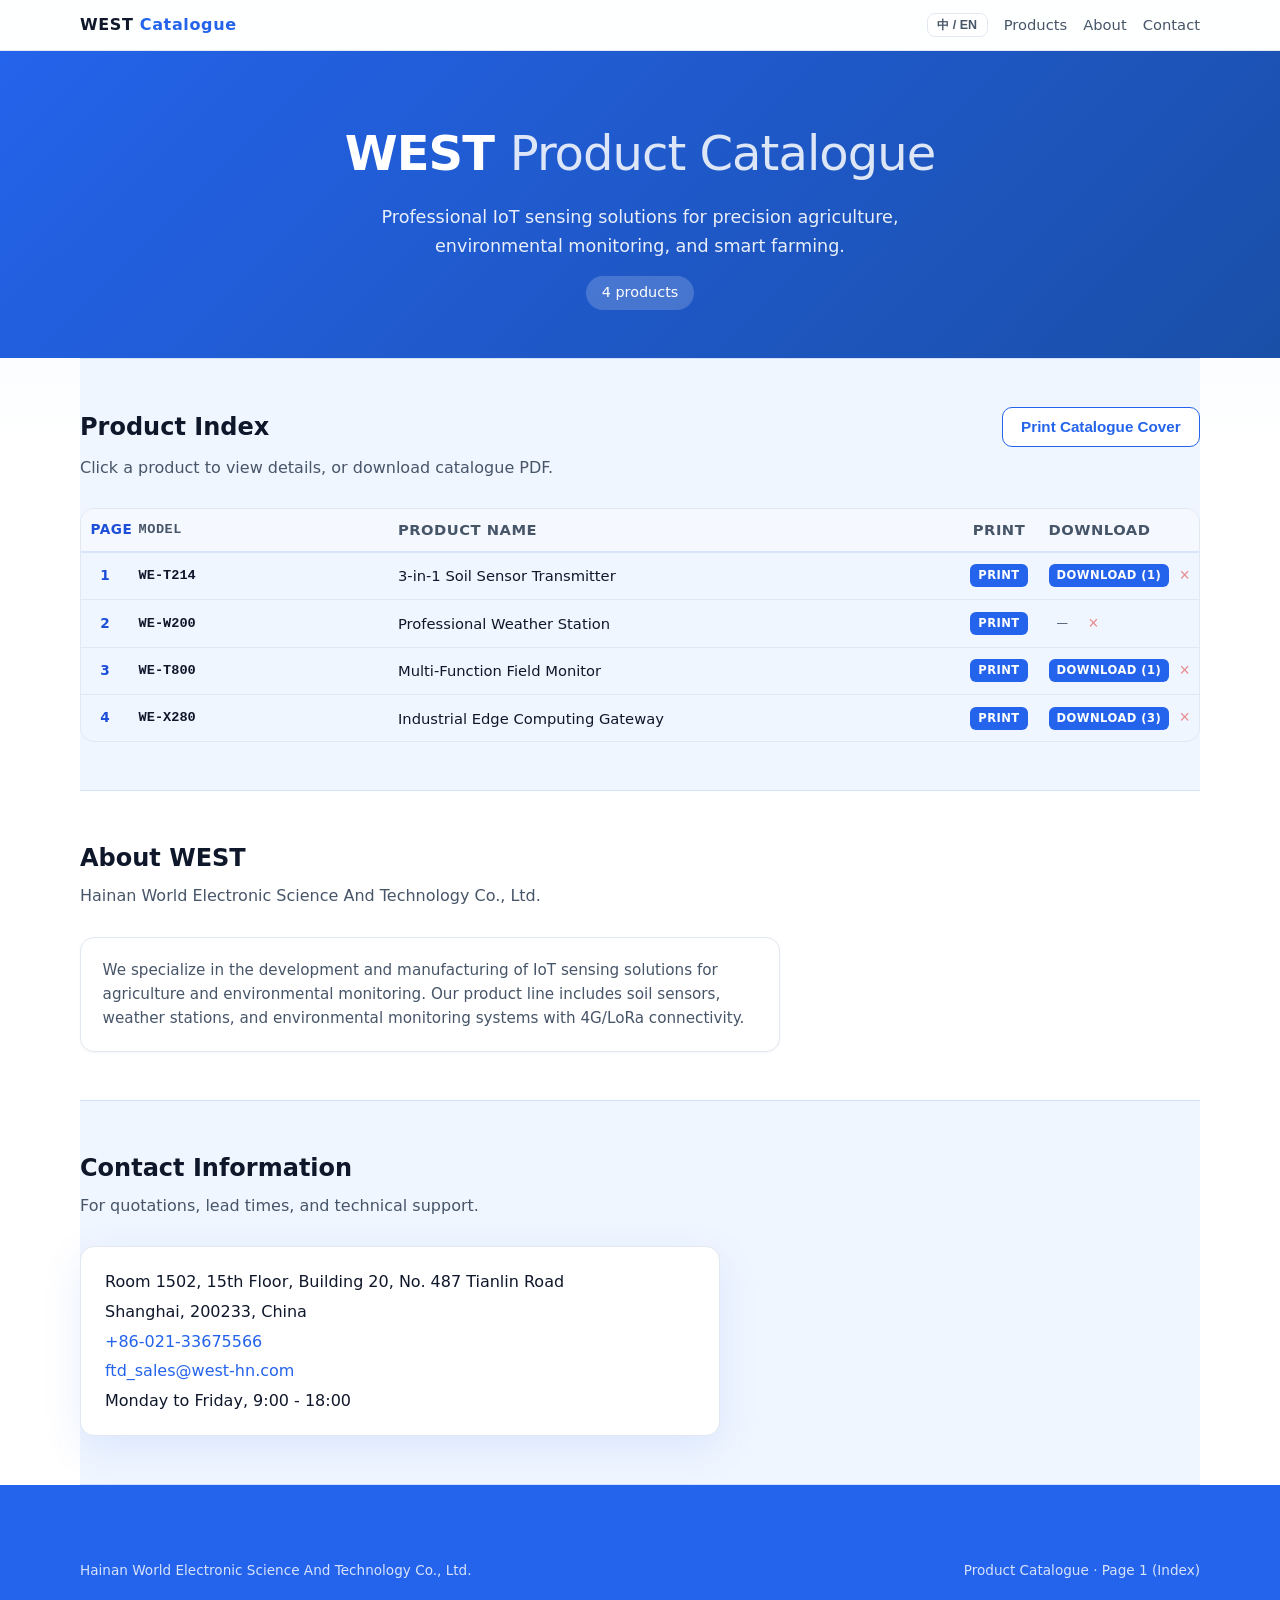
<file: index.html>
<!DOCTYPE html>
<html lang="en">
<head>
<meta charset="utf-8" />
<meta name="viewport" content="width=device-width, initial-scale=1" />
<title lang="en">WEST Product Catalogue</title><title lang="zh" hidden>WEST 产品目录</title>
<meta name="description" content="WEST IoT sensor product catalogue — professional agricultural and environmental monitoring solutions." />
<link rel="stylesheet" href="assets/css/main.css" />
</head>
<body>
<a class="skip-link" href="#main">Skip to content</a>

<header class="site-header">
  <div class="wrap inner">
    <a class="logo" href="#">WEST <span lang="en">Catalogue</span><span lang="zh" hidden>产品目录</span></a>
    <div class="header-right">
      <button type="button" class="lang-toggle" id="lang-toggle" title="Switch language">中 / EN</button>
      <button class="menu-toggle" id="menu-toggle" aria-label="Toggle navigation" aria-expanded="false">
        <span></span><span></span><span></span>
      </button>
    </div>
    <nav class="nav" id="main-nav" aria-label="Primary">
      <a href="#products"><span lang="en">Products</span><span lang="zh" hidden>产品目录</span></a>
      <a href="#about"><span lang="en">About</span><span lang="zh" hidden>关于我们</span></a>
      <a href="#contact"><span lang="en">Contact</span><span lang="zh" hidden>联系我们</span></a>
    </nav>
  </div>
</header>

<main id="main">
  <section class="catalog-hero">
    <div class="wrap" style="text-align:center">
      <h1 class="catalog-hero__title">WEST <span lang="en">Product Catalogue</span><span lang="zh" hidden>产品目录</span></h1>
      <p class="catalog-hero__lead"><span lang="en">Professional IoT sensing solutions for precision agriculture, environmental monitoring, and smart farming.</span><span lang="zh" hidden>专业的物联网传感解决方案，适用于精准农业、环境监测和智慧农业。</span></p>
      <p class="catalog-hero__count" id="product-count"></p>
    </div>
  </section>

  <section class="wrap" id="products">
    <div class="catalog-toolbar">
      <h2 class="section-title" style="margin:0"><span lang="en">Product Index</span><span lang="zh" hidden>产品索引</span></h2>
      <div class="catalog-toolbar__actions">
        <button type="button" class="btn btn-secondary" id="print-catalogue"><span lang="en">Print Catalogue Cover</span><span lang="zh" hidden>打印目录封面</span></button>
      </div>
    </div>
    <p class="section-sub"><span lang="en">Click a product to view details, or download catalogue PDF.</span><span lang="zh" hidden>点击产品名称查看详情，或下载目录PDF。</span></p>
    <div class="catalog-index" id="product-list"></div>
  </section>

  <section class="wrap" id="about">
    <h2 class="section-title"><span lang="en">About WEST</span><span lang="zh" hidden>关于 WEST</span></h2>
    <p class="section-sub"><span lang="en">Hainan World Electronic Science And Technology Co., Ltd.</span><span lang="zh" hidden>海南世电科技有限公司</span></p>
    <div class="card" style="max-width:700px">
      <p><span lang="en">We specialize in the development and manufacturing of IoT sensing solutions for agriculture and environmental monitoring. Our product line includes soil sensors, weather stations, and environmental monitoring systems with 4G/LoRa connectivity.</span><span lang="zh" hidden>我们专注于为农业和环境监测开发制造物联网传感解决方案。产品线包括土壤传感器、气象站和环境监测系统，支持4G/LoRa连接。</span></p>
    </div>
  </section>

  <section class="wrap" id="contact">
    <h2 class="section-title"><span lang="en">Contact Information</span><span lang="zh" hidden>联系方式</span></h2>
    <p class="section-sub"><span lang="en">For quotations, lead times, and technical support.</span><span lang="zh" hidden>获取报价、交期和技术支持。</span></p>
    <address class="contact-info">
      Room 1502, 15th Floor, Building 20, No. 487 Tianlin Road<br />Shanghai, 200233, China<br />
      <a href="tel:+86-021-33675566">+86-021-33675566</a><br />
      <a href="mailto:ftd_sales@west-hn.com">ftd_sales@west-hn.com</a><br />
      <span lang="en">Monday to Friday, 9:00 - 18:00</span><span lang="zh" hidden>周一至周五，9:00 - 18:00</span>
    </address>
  </section>
</main>

<footer class="site-footer">
  <div class="wrap footer-meta">
    <span>Hainan World Electronic Science And Technology Co., Ltd.</span>
    <span><span lang="en">Product Catalogue &middot; Page 1 (Index)</span><span lang="zh" hidden>产品目录 · 第1页（索引）</span></span>
  </div>
</footer>

<script>
var currentLang = "en";
function applyLang(lang) {
  currentLang = lang;
  document.querySelectorAll("[lang]").forEach(function(el) {
    if (el.tagName === "HTML") return;
    el.hidden = el.getAttribute("lang") !== lang;
  });
  buildTable();
  var tb = document.getElementById("lang-toggle");
  if (tb) tb.textContent = lang === "en" ? "中 / EN" : "EN / 中";
}
document.getElementById("lang-toggle").addEventListener("click", function() {
  applyLang(currentLang === "en" ? "zh" : "en");
});

// --- Product data ---
var products = [
  { sku: "WE-T214", page: 1, name: "3-in-1 Soil Sensor Transmitter", desc: "Temperature, Moisture &amp; EC monitoring with dual 4G/LoRa connectivity.", docs: 1 },
  { sku: "WE-W200", page: 2, name: "Professional Weather Station", desc: "7-in-1 environmental monitoring with solar power.", docs: 0 },
  { sku: "WE-T800", page: 3, name: "Multi-Function Field Monitor", desc: "4G RTU with RS485, analog &amp; digital I/O, IP68.", docs: 1 },
  { sku: "WE-X280", page: 4, name: "Industrial Edge Computing Gateway", desc: "4G/LoRa/RS485 edge gateway, 128 devices, 16 I/O.", docs: 3 }
];

function skuKey(sku) { return sku.replace(/-/g, ""); }

function liveDocCount(p) {
  try {
    var raw = localStorage.getItem("doc_count_" + skuKey(p.sku));
    if (raw !== null) return JSON.parse(raw);
  } catch(e) {}
  return p.docs;
}

function liveImgCount(sku) {
  try {
    var raw = localStorage.getItem("img_count_" + skuKey(sku));
    if (raw !== null) return JSON.parse(raw);
  } catch(e) {}
  return -1;
}

function buildTable() {
  var list = document.getElementById("product-list");
  list.innerHTML = "";
  var count = products.length;
  document.getElementById("product-count").textContent = count + " product" + (count > 1 ? "s" : "");

  // Header
  var header = document.createElement("div");
  header.className = "catalog-index__row catalog-index__header";
  header.innerHTML =
    '<div class="catalog-index__cell catalog-index__cell--page"><span lang="en">Page</span><span lang="zh" hidden>页码</span></div>' +
    '<div class="catalog-index__cell catalog-index__cell--sku"><span lang="en">Model</span><span lang="zh" hidden>型号</span><span class="hdr-name-mobile"><span lang="en"> / Product Name</span><span lang="zh" hidden> / 产品名称</span></span></div>' +
    '<div class="catalog-index__cell catalog-index__cell--name"><span lang="en">Product Name</span><span lang="zh" hidden>产品名称</span></div>' +
    '<div class="catalog-index__cell catalog-index__cell--actions"><span lang="en">Print</span><span lang="zh" hidden>打印</span></div>' +
    '<div class="catalog-index__cell catalog-index__cell--actions catalog-index__cell--docs"><span lang="en">Download</span><span lang="zh" hidden>下载</span></div>';
  list.appendChild(header);

  products.forEach(function(p) {
    var row = document.createElement("div");
    row.className = "catalog-index__row";
    var detailUrl = "products/" + p.sku + "/";
    var pdfUrl = detailUrl + "?dl=1";
    var lc = liveDocCount(p);
    var docsBtn = lc > 0
      ? '<a class="catalog-index__dl catalog-index__dl--wide" href="' + detailUrl + '#downloads"><span lang="en">Download</span><span lang="zh" hidden>下载</span> (' + lc + ')</a>'
      : '<span class="catalog-index__dl catalog-index__dl--na">—</span>';

    row.innerHTML =
      '<div class="catalog-index__cell catalog-index__cell--page">' + p.page + '</div>' +
      '<div class="catalog-index__cell catalog-index__cell--sku"><a href="' + detailUrl + '">' + p.sku + '</a><div class="prod-name-mobile"><a href="' + detailUrl + '">' + p.name + '</a></div></div>' +
      '<div class="catalog-index__cell catalog-index__cell--name"><a href="' + detailUrl + '">' + p.name + '</a></div>' +
      '<div class="catalog-index__cell catalog-index__cell--actions"><a class="catalog-index__dl" href="' + pdfUrl + '" target="_blank">PRINT</a></div>' +
      '<div class="catalog-index__cell catalog-index__cell--actions catalog-index__cell--docs">' + docsBtn + '<button type="button" class="catalog-del-btn" data-sku="' + p.sku + '" title="Delete">&times;</button></div>';

    list.appendChild(row);
  });

  // Bind delete buttons
  list.querySelectorAll(".catalog-del-btn").forEach(function(btn) {
    btn.addEventListener("click", function(e) {
      e.stopPropagation();
      var sku = btn.getAttribute("data-sku");
      // clear localStorage for this product
      var key = skuKey(sku);
      try { localStorage.removeItem("gallery_" + key); } catch(e) {}
      try { localStorage.removeItem("docs_" + key); } catch(e) {}
      try { localStorage.removeItem("videos_" + key); } catch(e) {}
      try { localStorage.removeItem("doc_count_" + key); } catch(e) {}
      try { localStorage.removeItem("img_count_" + key); } catch(e) {}
      try { localStorage.removeItem("video_count_" + key); } catch(e) {}
      // remove from array
      var idx = -1;
      for (var i = 0; i < products.length; i++) {
        if (products[i].sku === sku) { idx = i; break; }
      }
      if (idx > -1) products.splice(idx, 1);
      // rebuild table
      buildTable();
    });
  });
}

buildTable();

document.getElementById("print-catalogue").addEventListener("click", function() {
  window.print();
});
</script>
</body>
</html>
</file>
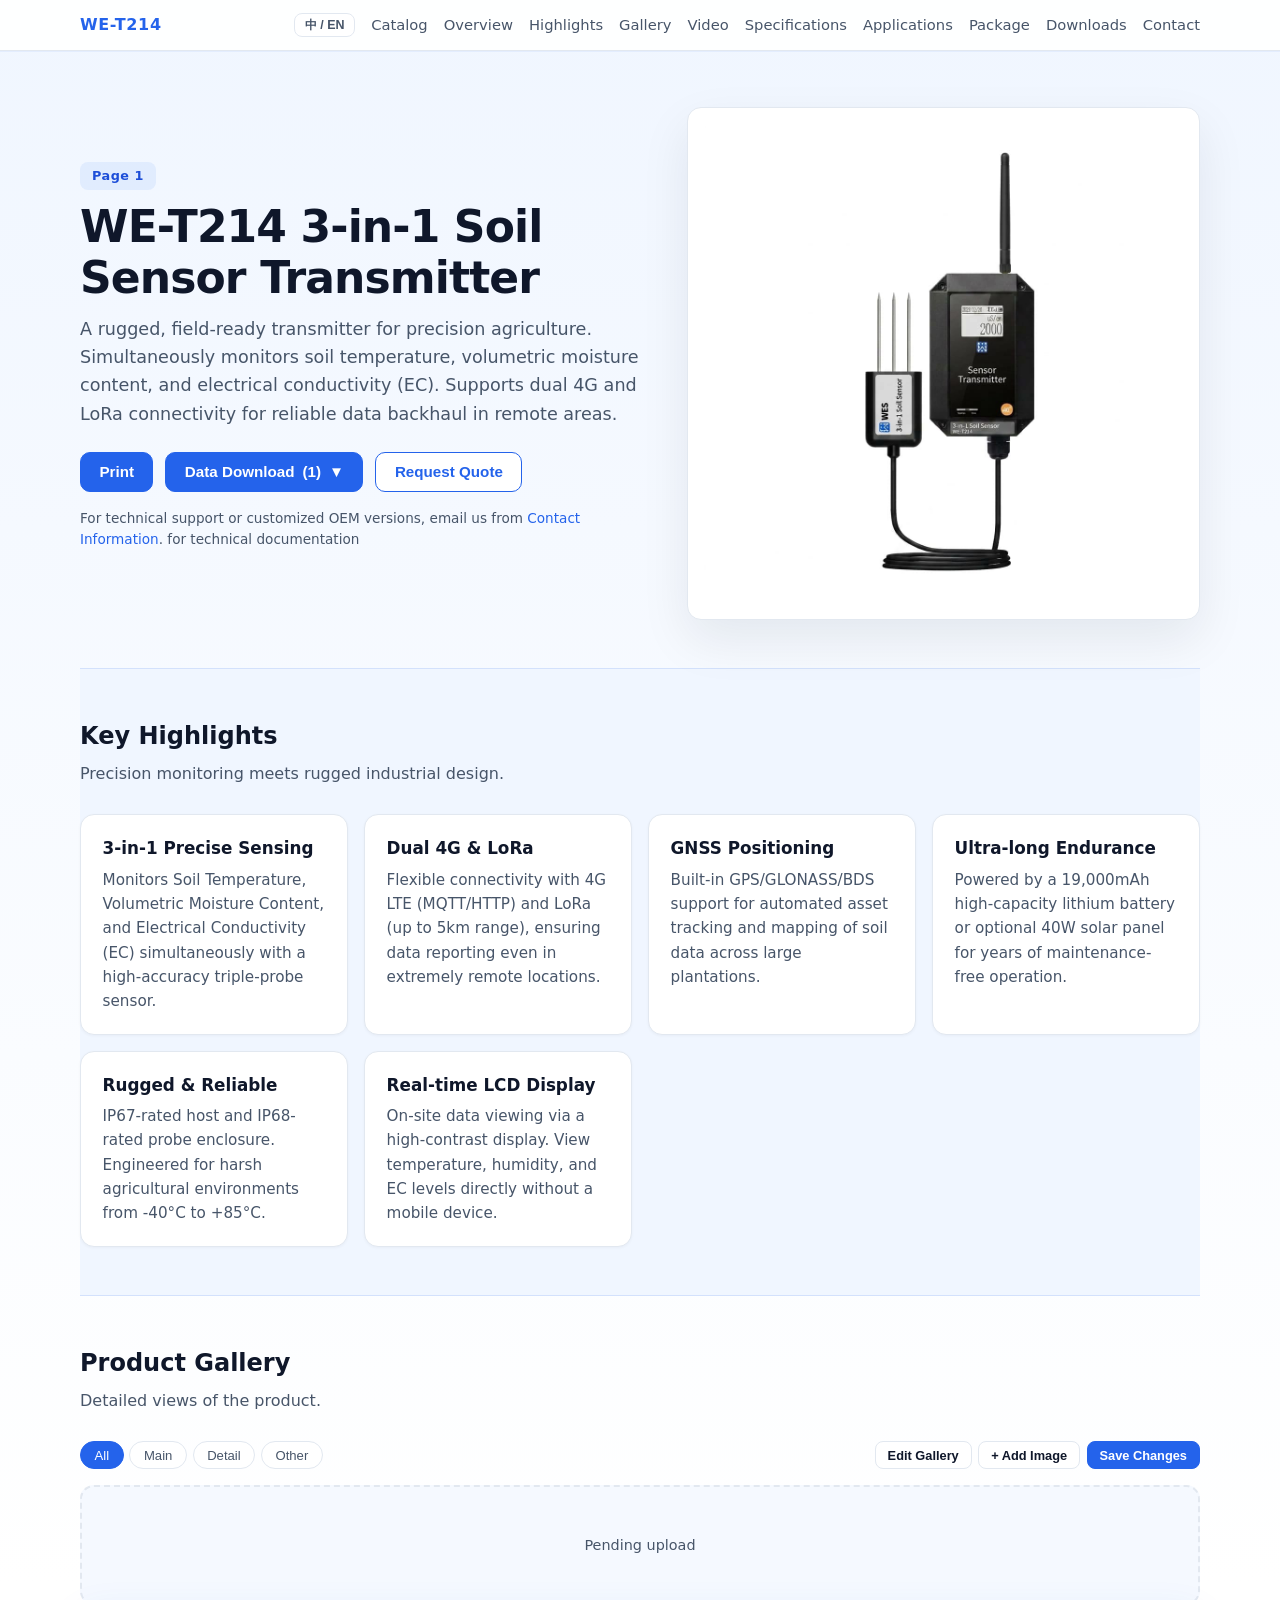
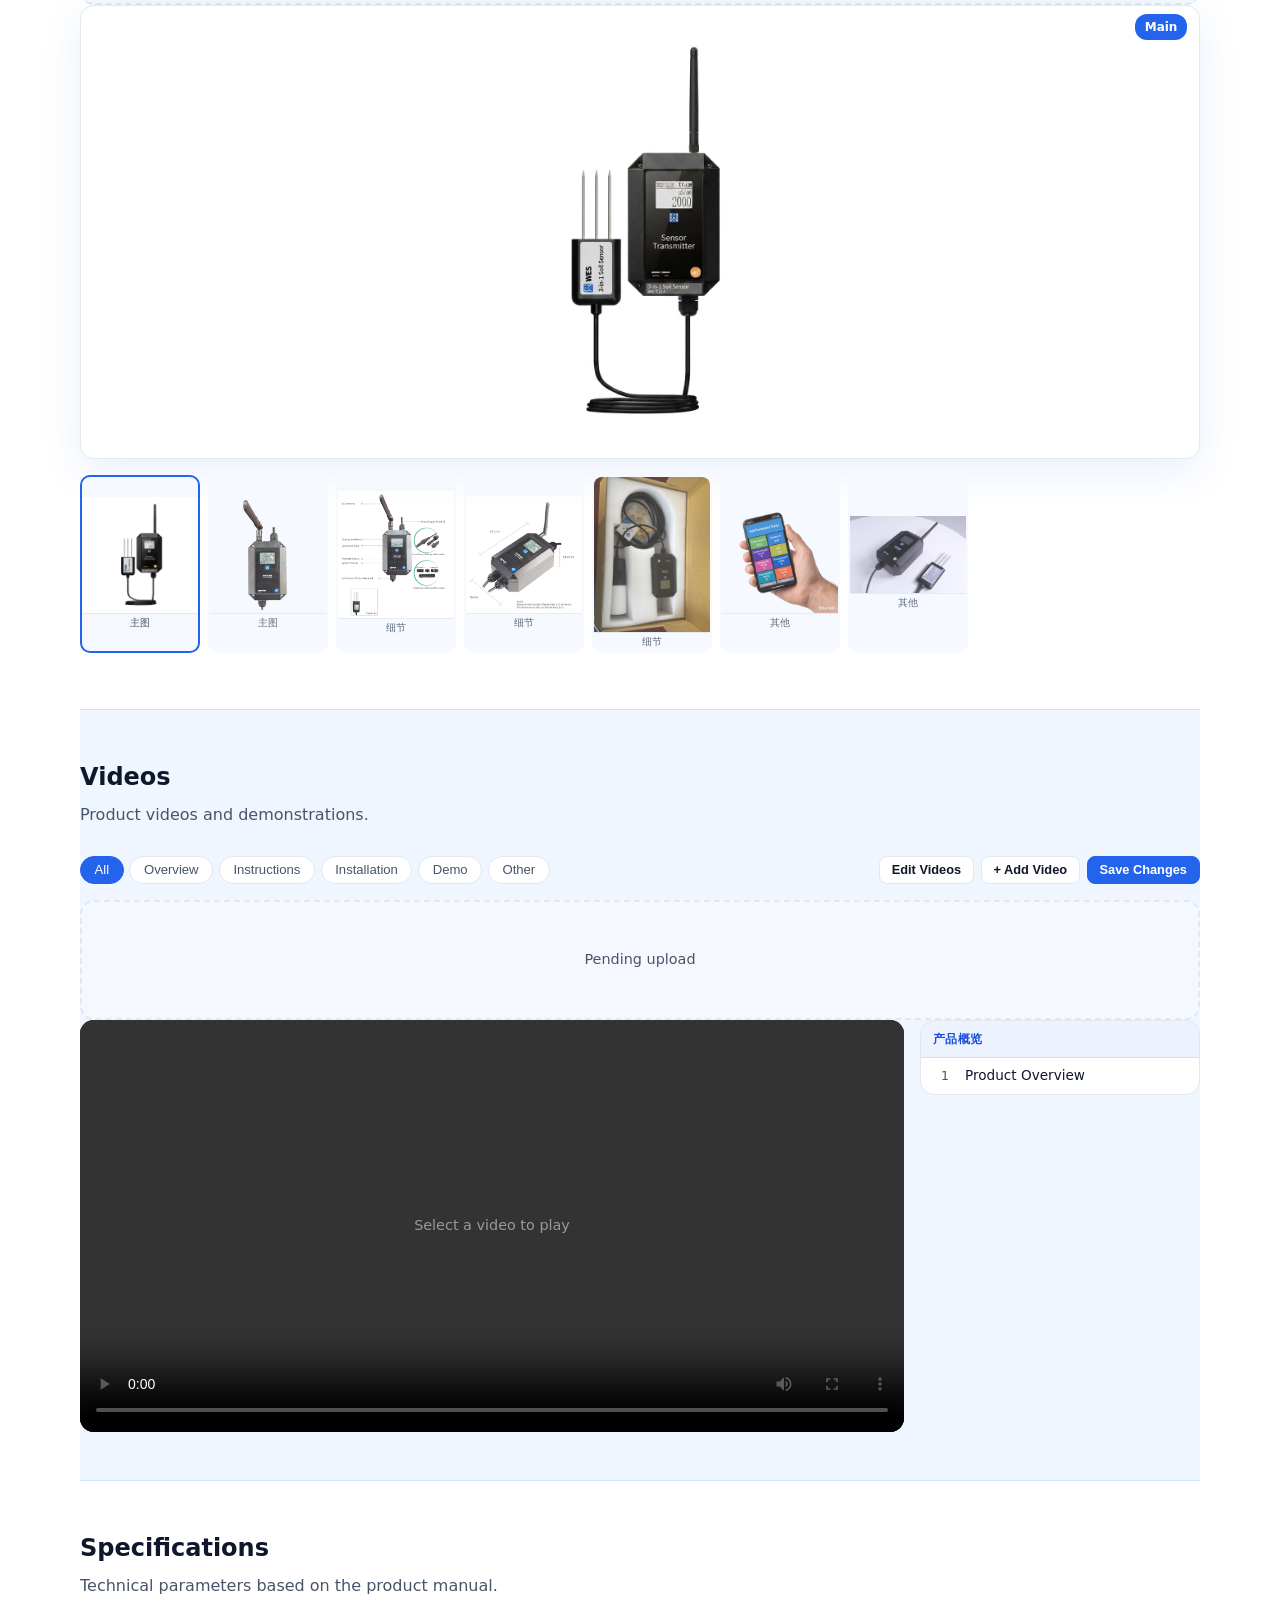
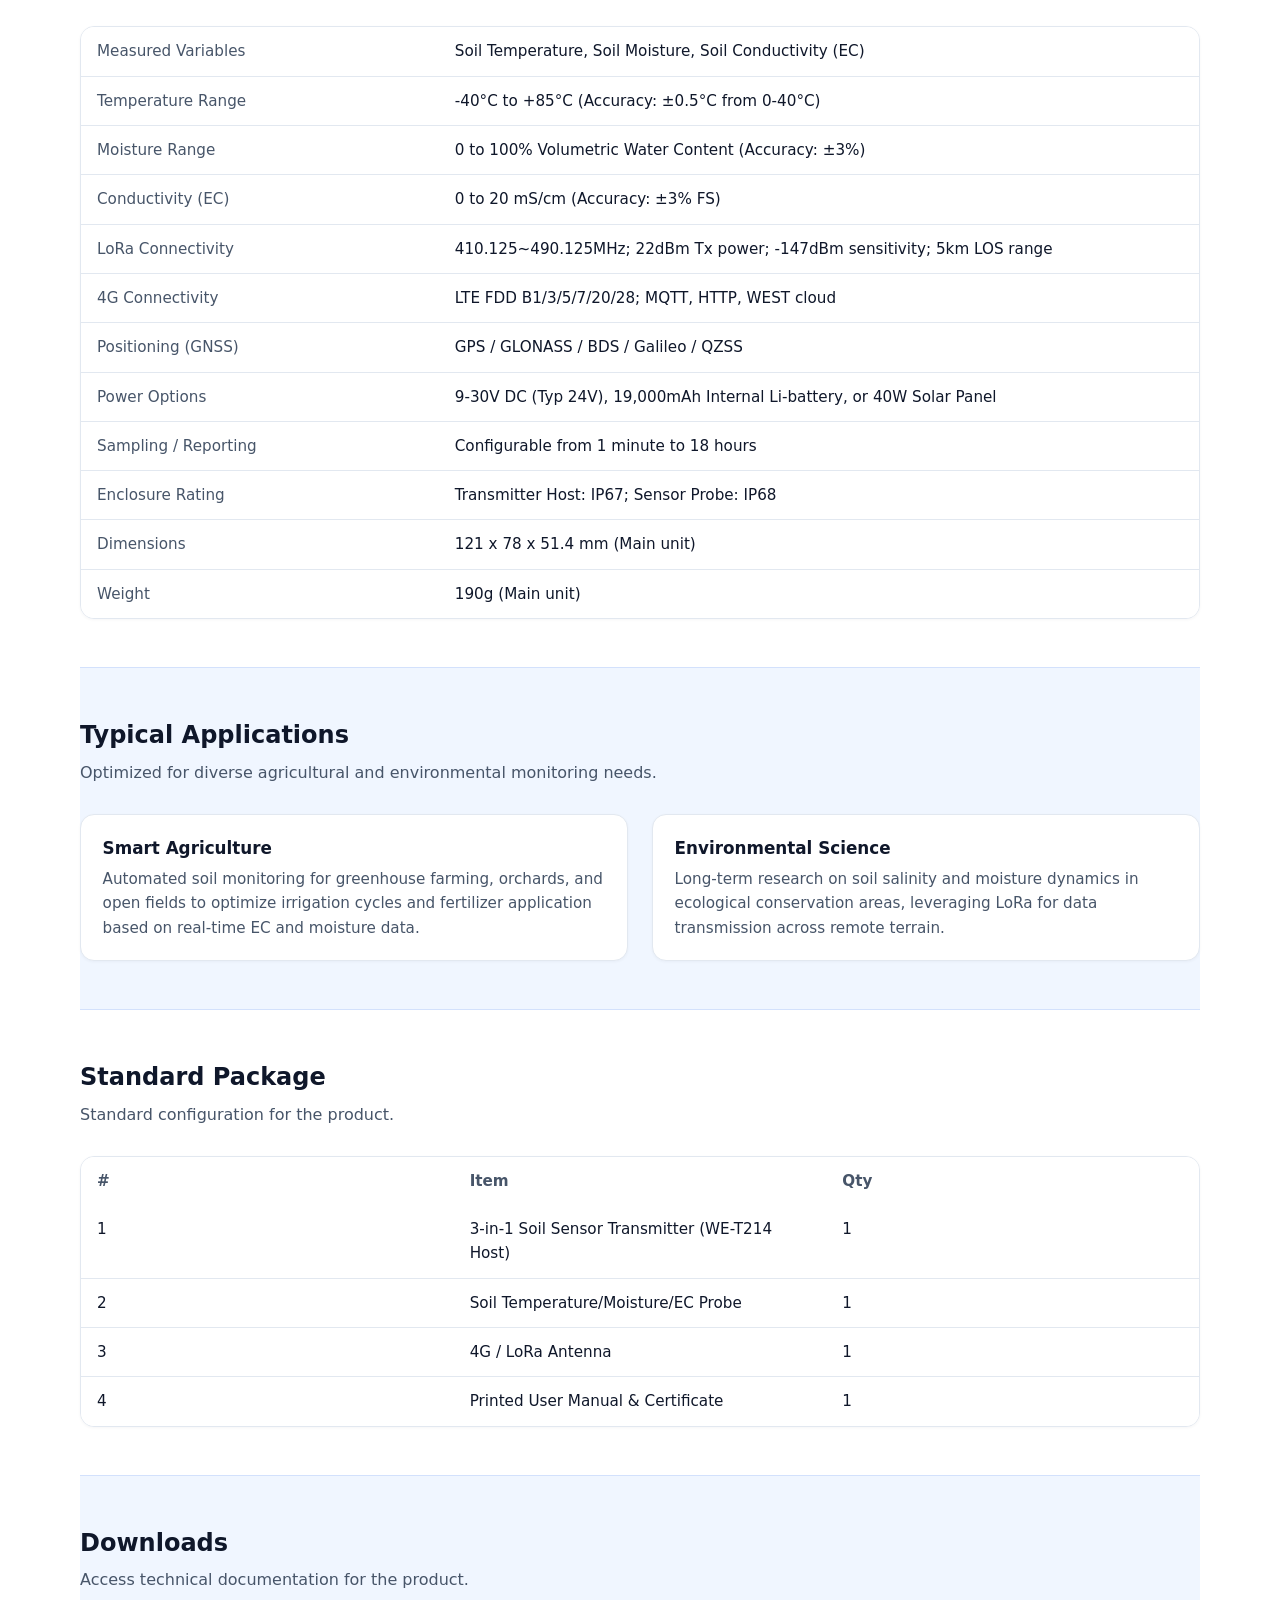
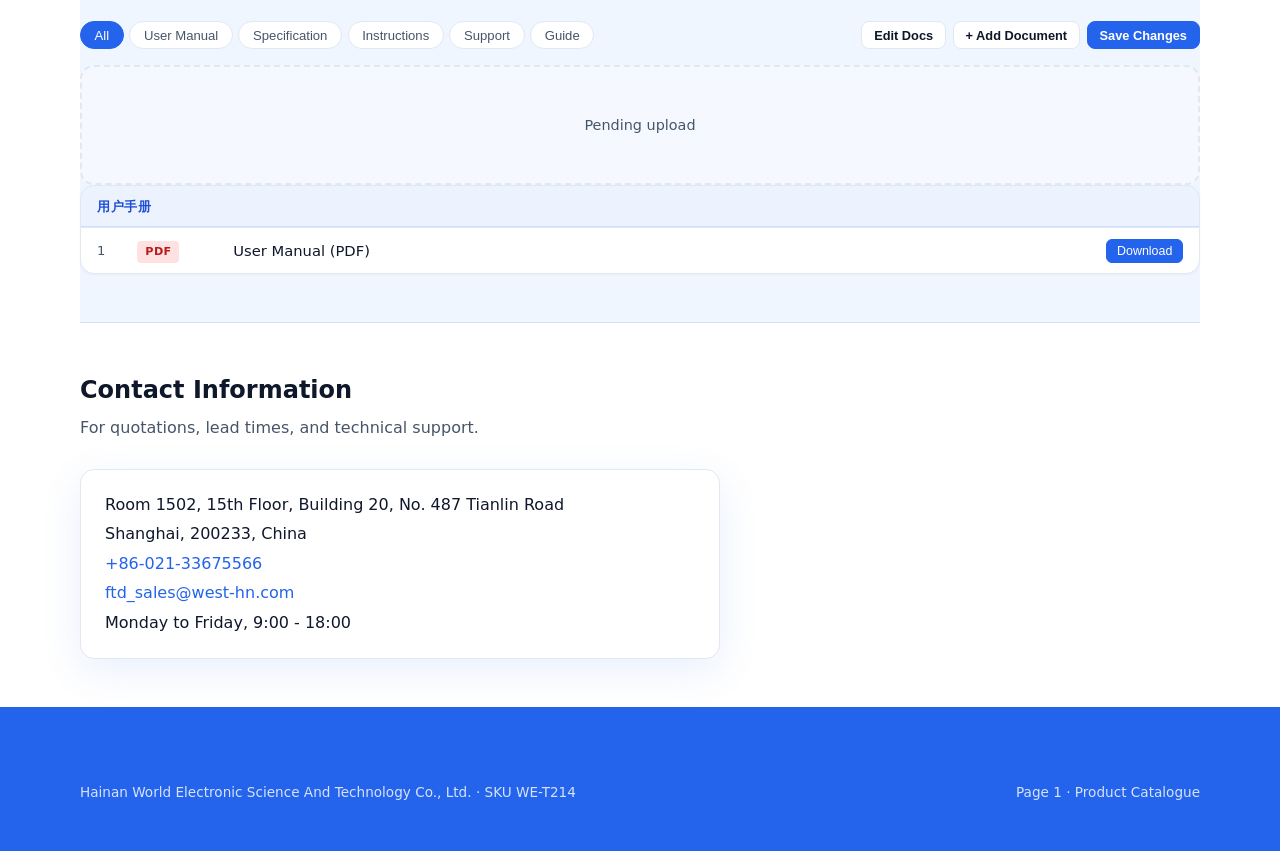
<file: products/WE-T214/index.html>
<!DOCTYPE html>
<html lang="en">
<head>
<meta charset="utf-8" />
<meta name="viewport" content="width=device-width, initial-scale=1" />
<title lang="en">WE-T214 3-in-1 Soil Sensor Transmitter | WE-T214</title><title lang="zh" hidden>WE-T214 三合一土壤传感器变送器 | WE-T214</title>
<meta name="description" content="Industrial soil transmitter for Temperature, Moisture, and EC monitoring with dual 4G and LoRa connectivity, IP67 enclosure, and GNSS positioning." />
<link rel="stylesheet" href="../../assets/css/main.css" />
<meta property="og:type" content="website" />
<meta property="og:title" content="WE-T214 3-in-1 Soil Sensor Transmitter" />
<meta property="og:description" content="Integrated soil monitor for Temp, Moisture, and EC with dual 4G/LoRa connectivity." />
<meta property="og:image" content="images/hero_800.png" />
<script type="application/ld+json">{
        "@context": "https://schema.org",
        "@type": "Product",
        "name": "WE-T214 3-in-1 Soil Sensor Transmitter",
        "sku": "WE-T214",
        "description": "Industrial soil transmitter for Temperature, Moisture, and EC monitoring with dual 4G and LoRa connectivity, IP67 enclosure, and GNSS positioning.",
        "brand": { "@type": "Brand", "name": "WEST" },
        "image": ["images/hero_800.png", "images/back.png", "images/interface.jpg", "images/dimensions.png", "images/display.jpg", "images/app.png", "images/package.jpg"],
        "manufacturer": {
            "@type": "Organization",
            "name": {"en": "Hainan World Electronic Science And Technology Co., Ltd.", "zh": "\u6d77\u5357\u4e16\u7535\u79d1\u6280\u6709\u9650\u516c\u53f8"}
        }
    }</script>
</head>
<body>
<a class="skip-link" href="#main">Skip to content</a>

<header class="site-header">
  <div class="wrap inner">
    <a class="logo" href="../../index.html"><span>WE-T214</span></a>
    <div class="header-right">
      <button type="button" class="lang-toggle" id="lang-toggle" title="Switch language">中 / EN</button>
      <button class="menu-toggle" id="menu-toggle" aria-label="Toggle navigation" aria-expanded="false">
        <span></span><span></span><span></span>
      </button>
    </div>
    <nav class="nav" id="main-nav" aria-label="Primary">
      <a href="../../index.html"><span lang="en">Catalog</span><span lang="zh" hidden>产品目录</span></a><a href="#overview"><span lang="en">Overview</span><span lang="zh" hidden>产品概览</span></a><a href="#highlights"><span lang="en">Highlights</span><span lang="zh" hidden>产品亮点</span></a><a href="#gallery"><span lang="en">Gallery</span><span lang="zh" hidden>产品图库</span></a><a href="#video"><span lang="en">Video</span><span lang="zh" hidden>产品视频</span></a><a href="#specifications"><span lang="en">Specifications</span><span lang="zh" hidden>技术参数</span></a><a href="#applications"><span lang="en">Applications</span><span lang="zh" hidden>应用场景</span></a><a href="#package"><span lang="en">Package</span><span lang="zh" hidden>包装清单</span></a><a href="#downloads"><span lang="en">Downloads</span><span lang="zh" hidden>资料下载</span></a><a href="#contact"><span lang="en">Contact</span><span lang="zh" hidden>联系我们</span></a>
    </nav>
  </div>
</header>

<main id="main">
<section class="hero wrap" id="overview">
  <div class="hero-grid">
    <div>
      <div class="page-badge"><span lang="en">Page 1</span><span lang="zh" hidden>第 1 页</span></div>
      <h1><span lang="en">WE-T214 3-in-1 Soil Sensor Transmitter</span><span lang="zh" hidden>WE-T214 三合一土壤传感器变送器</span></h1>
      <p class="lead"><span lang="en">A rugged, field-ready transmitter for precision agriculture. Simultaneously monitors soil temperature, volumetric moisture content, and electrical conductivity (EC). Supports dual 4G and LoRa connectivity for reliable data backhaul in remote areas.</span><span lang="zh" hidden>一款坚固耐用的野外型变送器，适用于精准农业。同时监测土壤温度、体积含水率和电导率（EC），支持4G和LoRa双通信，确保偏远地区数据可靠回传。</span></p>
      <div class="hero-actions">
        <button type="button" class="btn btn-primary btn-pdf"><span lang="en">Print</span><span lang="zh" hidden>打印</span></button>
        <div class="docs-dropdown">
  <button type="button" class="btn btn-primary btn-docs" data-docs-toggle id="hero-docs-btn"><span lang="en">Data Download</span><span lang="zh" hidden>资料下载</span> <span class="doc-count" id="hero-docs-count">(1)</span> &#9660;</button>
  <div class="docs-dropdown__menu" id="hero-docs-menu" hidden>
    <a class="docs-dropdown__item" href="WE-T214-manual.pdf" download="WE-T214-manual.pdf">User Manual (PDF)</a>
  </div>
</div>
        <button type="button" class="btn btn-secondary" id="quote-open-btn" data-open-quote><span lang="en">Request Quote</span><span lang="zh" hidden>获取报价</span></button>
      </div>
      <p class="doc-note"><span lang="en">For technical support or customized OEM versions, email us from <a href="#contact">Contact Information</a>.</span><span lang="zh" hidden>如需技术支持或定制OEM版本，请通过<a href="#contact">联系方式</a>发送邮件。</span> for technical documentation</p>
    </div>
    <div class="hero-visual">
      <img src="images/hero_800.png" alt="WE-T214 3-in-1 Soil Sensor Transmitter" width="800" height="800" fetchpriority="high" />
    </div>
  </div>
</section>
<section class="wrap" id="highlights">
  <h2 class="section-title"><span lang="en">Key Highlights</span><span lang="zh" hidden>产品亮点</span></h2>
  <p class="section-sub"><span lang="en">Precision monitoring meets rugged industrial design.</span><span lang="zh" hidden>精准监测与工业级设计相结合。</span></p>
  <div class="highlights">
    <div class="card"><h3><span lang="en">3-in-1 Precise Sensing</span><span lang="zh" hidden>三合一精准传感</span></h3><p><span lang="en">Monitors Soil Temperature, Volumetric Moisture Content, and Electrical Conductivity (EC) simultaneously with a high-accuracy triple-probe sensor.</span><span lang="zh" hidden>通过高精度三合一探针，同时监测土壤温度、体积含水率和电导率（EC）。</span></p></div>
<div class="card"><h3><span lang="en">Dual 4G &amp; LoRa</span><span lang="zh" hidden>4G与LoRa双通信</span></h3><p><span lang="en">Flexible connectivity with 4G LTE (MQTT/HTTP) and LoRa (up to 5km range), ensuring data reporting even in extremely remote locations.</span><span lang="zh" hidden>灵活选择4G LTE（MQTT/HTTP）或LoRa（最远5km）通信方式，即使在偏远地区也能确保数据上报。</span></p></div>
<div class="card"><h3><span lang="en">GNSS Positioning</span><span lang="zh" hidden>GNSS定位</span></h3><p><span lang="en">Built-in GPS/GLONASS/BDS support for automated asset tracking and mapping of soil data across large plantations.</span><span lang="zh" hidden>内置GPS/GLONASS/BDS支持，自动追踪设备位置并在大型种植园中绘制土壤数据地图。</span></p></div>
<div class="card"><h3><span lang="en">Ultra-long Endurance</span><span lang="zh" hidden>超长续航</span></h3><p><span lang="en">Powered by a 19,000mAh high-capacity lithium battery or optional 40W solar panel for years of maintenance-free operation.</span><span lang="zh" hidden>采用19000mAh大容量锂电池或可选40W太阳能板供电，实现多年免维护运行。</span></p></div>
<div class="card"><h3><span lang="en">Rugged &amp; Reliable</span><span lang="zh" hidden>坚固可靠</span></h3><p><span lang="en">IP67-rated host and IP68-rated probe enclosure. Engineered for harsh agricultural environments from -40°C to +85°C.</span><span lang="zh" hidden>主机IP67防护，探针IP68防护，专为-40°C至+85°C的严苛农业环境设计。</span></p></div>
<div class="card"><h3><span lang="en">Real-time LCD Display</span><span lang="zh" hidden>实时LCD显示</span></h3><p><span lang="en">On-site data viewing via a high-contrast display. View temperature, humidity, and EC levels directly without a mobile device.</span><span lang="zh" hidden>通过高对比度显示屏现场查看数据，无需移动设备即可直接读取温度、湿度和EC值。</span></p></div>

  </div>
</section>
<section class="wrap" id="gallery">
  <h2 class="section-title"><span lang="en">Product Gallery</span><span lang="zh" hidden>产品图库</span></h2>
  <p class="section-sub"><span lang="en">Detailed views of the product.</span><span lang="zh" hidden>产品详细视图。</span></p>
  <div class="gallery-toolbar" id="gallery-toolbar">
    <div class="gallery-cats" id="gallery-cats">
      <button type="button" class="is-active" data-cat="全部"><span lang="en">All</span><span lang="zh" hidden>全部</span></button>
<button type="button" data-cat="主图"><span lang="en">Main</span><span lang="zh" hidden>主图</span></button>
<button type="button" data-cat="细节"><span lang="en">Detail</span><span lang="zh" hidden>细节</span></button>
<button type="button" data-cat="其他"><span lang="en">Other</span><span lang="zh" hidden>其他</span></button>

    </div>
    <div class="gallery-actions">
      <button type="button" class="btn btn-sm" id="gallery-edit-btn"><span lang="en">Edit Gallery</span><span lang="zh" hidden>编辑图库</span></button>
      <button type="button" class="btn btn-sm btn-primary" id="gallery-save-btn" hidden><span lang="en">Save Changes</span><span lang="zh" hidden>保存修改</span></button>
    </div>
  </div>
  <div class="module-empty" id="gallery-empty" hidden>
    <p class="module-empty-text"><span lang="en">Pending upload</span><span lang="zh" hidden>待上传</span></p>
  </div>
  <div class="gallery-layout gallery-layout--v2" id="gallery-content">
    <div class="stage" id="gallery-stage" aria-live="polite"></div>
    <div class="thumbs" id="gallery-thumbs" role="tablist" aria-label="Gallery thumbnails">
      <button type="button" class="gthumb is-active" data-full="images/hero_800.png" data-alt="WE-T214 full set with sensor probe" data-category="主图"><img src="images/hero_800.png" alt="" width="120" height="90" loading="lazy" /><span class="thumb-cat"><span lang="en">Main</span><span lang="zh" hidden>主图</span></span></button>
<button type="button" class="gthumb" data-full="images/back.png" data-alt="WE-T214 host back view and antenna" data-category="主图"><img src="images/back.png" alt="" width="120" height="90" loading="lazy" /><span class="thumb-cat"><span lang="en">Main</span><span lang="zh" hidden>主图</span></span></button>
<button type="button" class="gthumb" data-full="images/interface.jpg" data-alt="WE-T214 interface and connector labels" data-category="细节"><img src="images/interface.jpg" alt="" width="120" height="90" loading="lazy" /><span class="thumb-cat"><span lang="en">Detail</span><span lang="zh" hidden>细节</span></span></button>
<button type="button" class="gthumb" data-full="images/dimensions.png" data-alt="WE-T214 host dimensions" data-category="细节"><img src="images/dimensions.png" alt="" width="120" height="90" loading="lazy" /><span class="thumb-cat"><span lang="en">Detail</span><span lang="zh" hidden>细节</span></span></button>
<button type="button" class="gthumb" data-full="images/display.jpg" data-alt="WE-T214 LCD screen with real-time readings" data-category="细节"><img src="images/display.jpg" alt="" width="120" height="90" loading="lazy" /><span class="thumb-cat"><span lang="en">Detail</span><span lang="zh" hidden>细节</span></span></button>
<button type="button" class="gthumb" data-full="images/app.png" data-alt="Soil Parameter Tester mobile app interface" data-category="其他"><img src="images/app.png" alt="" width="120" height="90" loading="lazy" /><span class="thumb-cat"><span lang="en">Other</span><span lang="zh" hidden>其他</span></span></button>
<button type="button" class="gthumb" data-full="images/package.jpg" data-alt="WE-T214 standard packaging and accessories" data-category="其他"><img src="images/package.jpg" alt="" width="120" height="90" loading="lazy" /><span class="thumb-cat"><span lang="en">Other</span><span lang="zh" hidden>其他</span></span></button>

    </div>
  </div>
  <input type="file" id="gallery-file-input" accept="image/*" multiple style="display:none" />
</section>
<section class="wrap" id="video">
  <h2 class="section-title"><span lang="en">Videos</span><span lang="zh" hidden>产品视频</span></h2>
  <p class="section-sub"><span lang="en">Product videos and demonstrations.</span><span lang="zh" hidden>产品视频与演示。</span></p>
  <div class="video-toolbar" id="video-toolbar">
    <div class="video-cats" id="video-cats">
      <button type="button" class="is-active" data-cat="全部"><span lang="en">All</span><span lang="zh" hidden>全部</span></button>
<button type="button" data-cat="产品概览"><span lang="en">Overview</span><span lang="zh" hidden>产品概览</span></button>
<button type="button" data-cat="使用说明"><span lang="en">Instructions</span><span lang="zh" hidden>使用说明</span></button>
<button type="button" data-cat="安装指引"><span lang="en">Installation</span><span lang="zh" hidden>安装指引</span></button>
<button type="button" data-cat="操作演示"><span lang="en">Demo</span><span lang="zh" hidden>操作演示</span></button>
<button type="button" data-cat="其他"><span lang="en">Other</span><span lang="zh" hidden>其他</span></button>

    </div>
    <div class="video-actions">
      <button type="button" class="btn btn-sm" id="video-edit-btn"><span lang="en">Edit Videos</span><span lang="zh" hidden>编辑视频</span></button>
      <button type="button" class="btn btn-sm btn-primary" id="video-save-btn" hidden><span lang="en">Save Changes</span><span lang="zh" hidden>保存修改</span></button>
    </div>
  </div>
  <div class="module-empty" id="video-empty" hidden>
    <p class="module-empty-text"><span lang="en">Pending upload</span><span lang="zh" hidden>待上传</span></p>
  </div>
  <div class="video-area" id="video-content">
    <div class="video-player-wrap">
      <video class="video-player" id="video-player" controls preload="metadata"></video>
      <p class="video-placeholder" id="video-placeholder"><span lang="en">Select a video to play</span><span lang="zh" hidden>选择一个视频播放</span></p>
    </div>
    <div class="video-list" id="video-list">
      <ul class="vlist-group" data-category="产品概览">
  <li class="vlist-group-header"><span lang="en">Overview</span><span lang="zh" hidden>产品概览</span></li>
  <li class="vlist-item" data-src="images/product-video.mp4" data-poster="images/hero_800.png" data-label="Product Overview" data-category="产品概览">
  <span class="vlist-num">1</span>
  <span class="vlist-label">Product Overview</span>
</li>
</ul>

    </div>
  </div>
  <input type="file" id="video-file-input" accept="video/mp4,video/webm,video/ogg" multiple style="display:none" />
</section>
<section class="wrap" id="specifications">
  <h2 class="section-title"><span lang="en">Specifications</span><span lang="zh" hidden>技术参数</span></h2>
  <p class="section-sub"><span lang="en">Technical parameters based on the product manual.</span><span lang="zh" hidden>基于产品手册的技术参数。</span></p>
  <div class="spec-table-wrap">
    <table class="spec">
      <tbody>
        <tr><th scope="row"><span lang="en">Measured Variables</span><span lang="zh" hidden>测量参数</span></th><td><span lang="en">Soil Temperature, Soil Moisture, Soil Conductivity (EC)</span><span lang="zh" hidden>土壤温度、土壤湿度、土壤电导率（EC）</span></td></tr>
<tr><th scope="row"><span lang="en">Temperature Range</span><span lang="zh" hidden>温度范围</span></th><td><span lang="en">-40°C to +85°C (Accuracy: ±0.5°C from 0-40°C)</span><span lang="zh" hidden>-40°C至+85°C（精度：0-40°C范围内±0.5°C）</span></td></tr>
<tr><th scope="row"><span lang="en">Moisture Range</span><span lang="zh" hidden>湿度范围</span></th><td><span lang="en">0 to 100% Volumetric Water Content (Accuracy: ±3%)</span><span lang="zh" hidden>0-100%体积含水率（精度：±3%）</span></td></tr>
<tr><th scope="row"><span lang="en">Conductivity (EC)</span><span lang="zh" hidden>电导率（EC）</span></th><td><span lang="en">0 to 20 mS/cm (Accuracy: ±3% FS)</span><span lang="zh" hidden>0-20 mS/cm（精度：±3% FS）</span></td></tr>
<tr><th scope="row"><span lang="en">LoRa Connectivity</span><span lang="zh" hidden>LoRa通信</span></th><td><span lang="en">410.125~490.125MHz; 22dBm Tx power; -147dBm sensitivity; 5km LOS range</span><span lang="zh" hidden>410.125~490.125MHz；22dBm发射功率；-147dBm灵敏度；5km视距</span></td></tr>
<tr><th scope="row"><span lang="en">4G Connectivity</span><span lang="zh" hidden>4G通信</span></th><td><span lang="en">LTE FDD B1/3/5/7/20/28; MQTT, HTTP, WEST cloud</span><span lang="zh" hidden>LTE FDD B1/3/5/7/20/28；支持MQTT、HTTP、WEST云协议</span></td></tr>
<tr><th scope="row"><span lang="en">Positioning (GNSS)</span><span lang="zh" hidden>定位（GNSS）</span></th><td><span lang="en">GPS / GLONASS / BDS / Galileo / QZSS</span><span lang="zh" hidden>GPS / GLONASS / BDS / Galileo / QZSS</span></td></tr>
<tr><th scope="row"><span lang="en">Power Options</span><span lang="zh" hidden>供电方式</span></th><td><span lang="en">9-30V DC (Typ 24V), 19,000mAh Internal Li-battery, or 40W Solar Panel</span><span lang="zh" hidden>9-30V DC（典型24V），19000mAh内置锂电池，或40W太阳能板</span></td></tr>
<tr><th scope="row"><span lang="en">Sampling / Reporting</span><span lang="zh" hidden>采样/上报周期</span></th><td><span lang="en">Configurable from 1 minute to 18 hours</span><span lang="zh" hidden>可配置，1分钟至18小时</span></td></tr>
<tr><th scope="row"><span lang="en">Enclosure Rating</span><span lang="zh" hidden>防护等级</span></th><td><span lang="en">Transmitter Host: IP67; Sensor Probe: IP68</span><span lang="zh" hidden>变送器主机：IP67；传感器探针：IP68</span></td></tr>
<tr><th scope="row"><span lang="en">Dimensions</span><span lang="zh" hidden>外形尺寸</span></th><td><span lang="en">121 x 78 x 51.4 mm (Main unit)</span><span lang="zh" hidden>121 x 78 x 51.4 mm（主机）</span></td></tr>
<tr><th scope="row"><span lang="en">Weight</span><span lang="zh" hidden>重量</span></th><td><span lang="en">190g (Main unit)</span><span lang="zh" hidden>190g（主机）</span></td></tr>

      </tbody>
    </table>
  </div>
</section>
<section class="wrap" id="applications">
  <h2 class="section-title"><span lang="en">Typical Applications</span><span lang="zh" hidden>典型应用场景</span></h2>
  <p class="section-sub"><span lang="en">Optimized for diverse agricultural and environmental monitoring needs.</span><span lang="zh" hidden>适用于多种农业和环境监测需求。</span></p>
  <div class="two-col">
    <div class="card"><h3><span lang="en">Smart Agriculture</span><span lang="zh" hidden>智慧农业</span></h3><p><span lang="en">Automated soil monitoring for greenhouse farming, orchards, and open fields to optimize irrigation cycles and fertilizer application based on real-time EC and moisture data.</span><span lang="zh" hidden>为温室种植、果园和大田提供自动化土壤监测，基于实时EC和湿度数据优化灌溉周期和施肥方案。</span></p></div>
<div class="card"><h3><span lang="en">Environmental Science</span><span lang="zh" hidden>环境科学</span></h3><p><span lang="en">Long-term research on soil salinity and moisture dynamics in ecological conservation areas, leveraging LoRa for data transmission across remote terrain.</span><span lang="zh" hidden>在生态保护区进行土壤盐分和湿度动态的长期研究，利用LoRa实现远程地形数据传输。</span></p></div>

  </div>
</section>
<section class="wrap" id="package">
  <h2 class="section-title"><span lang="en">Standard Package</span><span lang="zh" hidden>标准包装</span></h2>
  <p class="section-sub"><span lang="en">Standard configuration for the product.</span><span lang="zh" hidden>产品的标准配置。</span></p>
  <div class="spec-table-wrap">
    <table class="spec">
      <thead>
        <tr><th scope="col">#</th><th scope="col"><span lang="en">Item</span><span lang="zh" hidden>名称</span></th><th scope="col"><span lang="en">Qty</span><span lang="zh" hidden>数量</span></th></tr>
      </thead>
      <tbody>
        <tr><td>1</td><td><span lang="en">3-in-1 Soil Sensor Transmitter (WE-T214 Host)</span><span lang="zh" hidden>三合一土壤传感器变送器（WE-T214主机）</span></td><td>1</td></tr>
<tr><td>2</td><td><span lang="en">Soil Temperature/Moisture/EC Probe</span><span lang="zh" hidden>土壤温度/湿度/EC探针</span></td><td>1</td></tr>
<tr><td>3</td><td><span lang="en">4G / LoRa Antenna</span><span lang="zh" hidden>4G/LoRa天线</span></td><td>1</td></tr>
<tr><td>4</td><td><span lang="en">Printed User Manual &amp; Certificate</span><span lang="zh" hidden>用户手册及合格证</span></td><td>1</td></tr>

      </tbody>
    </table>
  </div>
</section>
<section class="wrap" id="downloads">
  <h2 class="section-title"><span lang="en">Downloads</span><span lang="zh" hidden>资料下载</span></h2>
  <p class="section-sub"><span lang="en">Access technical documentation for the product.</span><span lang="zh" hidden>获取产品的技术文档。</span></p>
  <div class="doc-toolbar" id="doc-toolbar">
    <div class="doc-cats" id="doc-cats">
      <button type="button" class="is-active" data-cat="全部"><span lang="en">All</span><span lang="zh" hidden>全部</span></button>

      <button type="button" data-cat="用户手册"><span lang="en">User Manual</span><span lang="zh" hidden>用户手册</span></button>

      <button type="button" data-cat="规格书"><span lang="en">Specification</span><span lang="zh" hidden>规格书</span></button>

      <button type="button" data-cat="使用说明"><span lang="en">Instructions</span><span lang="zh" hidden>使用说明</span></button>

      <button type="button" data-cat="支持文档"><span lang="en">Support</span><span lang="zh" hidden>支持文档</span></button>

      <button type="button" data-cat="操作指引"><span lang="en">Guide</span><span lang="zh" hidden>操作指引</span></button>

    </div>
    <div class="doc-toolbar-actions">
      <button type="button" class="btn btn-sm" id="doc-edit-btn"><span lang="en">Edit Docs</span><span lang="zh" hidden>编辑文档</span></button>
      <button type="button" class="btn btn-sm btn-primary" id="doc-save-btn" hidden><span lang="en">Save Changes</span><span lang="zh" hidden>保存修改</span></button>
    </div>
  </div>
  <div class="module-empty" id="doc-empty" hidden>
    <p class="module-empty-text"><span lang="en">Pending upload</span><span lang="zh" hidden>待上传</span></p>
  </div>
  <div class="doc-table-wrap" id="doc-content">
    <table class="doc-table" id="doc-table">
      <tbody class="doc-group" data-category="用户手册">
  <tr class="doc-group-header"><td colspan="4"><span lang="en">User Manual</span><span lang="zh" hidden>用户手册</span></td></tr>
  <tr class="doc-row" data-category="用户手册">
  <td class="doc-num">1</td>
  <td class="doc-fmt"><span class="doc-badge badge-pdf">PDF</span></td>
  <td class="doc-name"><a class="dl-link" href="WE-T214-manual.pdf" download="WE-T214-manual.pdf">User Manual (PDF)</a></td>
  <td class="doc-action"></td>
</tr>
</tbody>

    </table>
  </div>
  <input type="file" id="doc-file-input" accept=".pdf,.png,.jpg,.jpeg,.doc,.docx,.xls,.xlsx,.md" multiple style="display:none" />
</section>
<section class="wrap" id="contact">
  <h2 class="section-title"><span lang="en">Contact Information</span><span lang="zh" hidden>联系方式</span></h2>
  <p class="section-sub"><span lang="en">For quotations, lead times, and technical support.</span><span lang="zh" hidden>获取报价、交期和技术支持。</span></p>
  <address class="contact-info">
    Room 1502, 15th Floor, Building 20, No. 487 Tianlin Road<br />Shanghai, 200233, China<br />
    <a href="tel:+86-021-33675566">+86-021-33675566</a><br />
    <a href="mailto:ftd_sales@west-hn.com">ftd_sales@west-hn.com</a><br />
    <span lang="en">Monday to Friday, 9:00 - 18:00</span><span lang="zh" hidden>周一至周五，9:00 - 18:00</span>
  </address>
</section>
</main>

<footer class="site-footer">
  <div class="wrap footer-meta">
    <span><span lang="en">Hainan World Electronic Science And Technology Co., Ltd.</span><span lang="zh" hidden>海南世电科技有限公司</span> &middot; SKU WE-T214</span>
    <span><span lang="en">Page 1 &middot; Product Catalogue</span><span lang="zh" hidden>第 1 页 &middot; 产品目录</span></span>
  </div>
</footer>
<div class="quote-modal" id="quote-modal" role="dialog" aria-modal="true" aria-labelledby="quote-modal-title" aria-hidden="true">
  <div class="quote-modal__backdrop" data-close-quote tabindex="-1"></div>
  <div class="quote-modal__dialog">
    <h2 class="quote-modal__title" id="quote-modal-title"><span lang="en">Request a quote</span><span lang="zh" hidden">获取报价</span></h2>
    <p class="quote-modal__lead"><span lang="en">WE-T214 3-in-1 Soil Sensor Transmitter</span><span lang="zh" hidden>WE-T214 三合一土壤传感器变送器</span> - <span lang="en">Tell us about your project.</span><span lang="zh" hidden">告诉我们您的项目需求。</span></p>
    <form class="quote-form" id="quote-form" novalidate>
      <div class="quote-form__row">
        <label for="quote-name"><span lang="en">Full name</span><span lang="zh" hidden>姓名</span> <span aria-hidden="true">*</span></label>
        <input id="quote-name" name="name" type="text" autocomplete="name" required maxlength="120" />
      </div>
      <div class="quote-form__row">
        <label for="quote-company"><span lang="en">Company</span><span lang="zh" hidden">公司</span> <span aria-hidden="true">*</span></label>
        <input id="quote-company" name="company" type="text" autocomplete="organization" required maxlength="160" />
      </div>
      <div class="quote-form__row quote-form__row--half">
        <div>
          <label for="quote-email"><span lang="en">Work email</span><span lang="zh" hidden">工作邮箱</span> <span aria-hidden="true">*</span></label>
          <input id="quote-email" name="email" type="email" autocomplete="email" required maxlength="120" />
        </div>
        <div>
          <label for="quote-phone"><span lang="en">Phone</span><span lang="zh" hidden">电话</span></label>
          <input id="quote-phone" name="phone" type="tel" autocomplete="tel" maxlength="40" />
        </div>
      </div>
      <div class="quote-form__row">
        <label for="quote-region"><span lang="en">Country / region</span><span lang="zh" hidden">国家/地区</span> <span aria-hidden="true">*</span></label>
        <input id="quote-region" name="region" type="text" autocomplete="country-name" required maxlength="80" />
      </div>
      <div class="quote-form__row">
        <label for="quote-message"><span lang="en">Application notes</span><span lang="zh" hidden">应用说明</span> <span aria-hidden="true">*</span></label>
        <textarea id="quote-message" name="message" rows="4" required maxlength="2000" placeholder="Sensor types, network requirements, project scope..."></textarea>
      </div>
      <p class="quote-form__hint" id="quote-form-hint" role="status" aria-live="polite"></p>
      <div class="quote-form__actions">
        <button type="button" class="btn btn-secondary" data-close-quote><span lang="en">Cancel</span><span lang="zh" hidden>取消</span></button>
        <button type="submit" class="btn btn-primary"><span lang="en">Send</span><span lang="zh" hidden>发送</span></button>
      </div>
    </form>
    <button type="button" class="quote-modal__close" data-close-quote aria-label="Close dialog">&times;</button>
  </div>
</div>

<script>
window.__PRODUCT_CONFIG__ = {
    email: "ftd_sales@west-hn.com",
    name: "WE-T214 3-in-1 Soil Sensor Transmitter",
    sku: "WE-T214"
};
</script>
<script id="gallery-data" type="application/json">[{"src": "images/hero_800.png", "alt": "WE-T214 full set with sensor probe", "category": "\u4e3b\u56fe"}, {"src": "images/back.png", "alt": "WE-T214 host back view and antenna", "category": "\u4e3b\u56fe"}, {"src": "images/interface.jpg", "alt": "WE-T214 interface and connector labels", "category": "\u7ec6\u8282"}, {"src": "images/dimensions.png", "alt": "WE-T214 host dimensions", "category": "\u7ec6\u8282"}, {"src": "images/display.jpg", "alt": "WE-T214 LCD screen with real-time readings", "category": "\u7ec6\u8282"}, {"src": "images/app.png", "alt": "Soil Parameter Tester mobile app interface", "category": "\u5176\u4ed6"}, {"src": "images/package.jpg", "alt": "WE-T214 standard packaging and accessories", "category": "\u5176\u4ed6"}]</script>
<script id="video-data" type="application/json">[{"label": "Product Overview", "file": "images/product-video.mp4", "poster": "images/hero_800.png", "category": "\u4ea7\u54c1\u6982\u89c8"}]</script>
<script id="doc-data" type="application/json">[{"label": "User Manual (PDF)", "file": "WE-T214-manual.pdf", "category": "\u7528\u6237\u624b\u518c", "format": "PDF"}]</script>
<script>
var currentLang = "en";
function applyLang(lang) {
  currentLang = lang;
  document.querySelectorAll("[lang]").forEach(function(el) {
    if (el.tagName === "HTML") return;
    el.hidden = el.getAttribute("lang") !== lang;
  });
  var tb = document.getElementById("lang-toggle");
  if (tb) tb.textContent = lang === "en" ? "中 / EN" : "EN / 中";
}
document.addEventListener("DOMContentLoaded", function() {
  applyLang("en");
  var tb = document.getElementById("lang-toggle");
  if (tb) tb.addEventListener("click", function() { applyLang(currentLang === "en" ? "zh" : "en"); });
});
</script>
<script>
(function() {
    var btns = document.querySelectorAll(".btn-pdf");

    function printPage() {
        window.print();
    }

    btns.forEach(function(b) {
        b.addEventListener("click", printPage);
    });

    if (window.location.search.indexOf("dl=1") > -1) {
        setTimeout(printPage, 600);
    }

    // Document dropdown toggle
    var docTriggers = document.querySelectorAll("[data-docs-toggle]");
    docTriggers.forEach(function(btn) {
        btn.addEventListener("click", function(e) {
            e.stopPropagation();
            var menu = btn.parentElement.querySelector(".docs-dropdown__menu");
            if (menu) {
                var isOpen = !menu.hasAttribute("hidden");
                menu.hidden = isOpen;
                var base = btn.innerHTML.replace(/[▼▲].*/, "").trim();
                btn.innerHTML = isOpen ? base + " &#9650;" : base + " &#9660;";
            }
        });
    });
    document.addEventListener("click", function() {
        document.querySelectorAll(".docs-dropdown__menu:not([hidden])").forEach(function(m) {
            m.hidden = true;
            var btn = m.parentElement.querySelector("[data-docs-toggle]");
            if (btn) btn.innerHTML = btn.innerHTML.replace(/[▲▼].*/, "").trim() + " &#9660;";
        });
    });
})();
</script>
<script src="../../assets/js/main.js" defer></script>
</body>
</html>
</file>
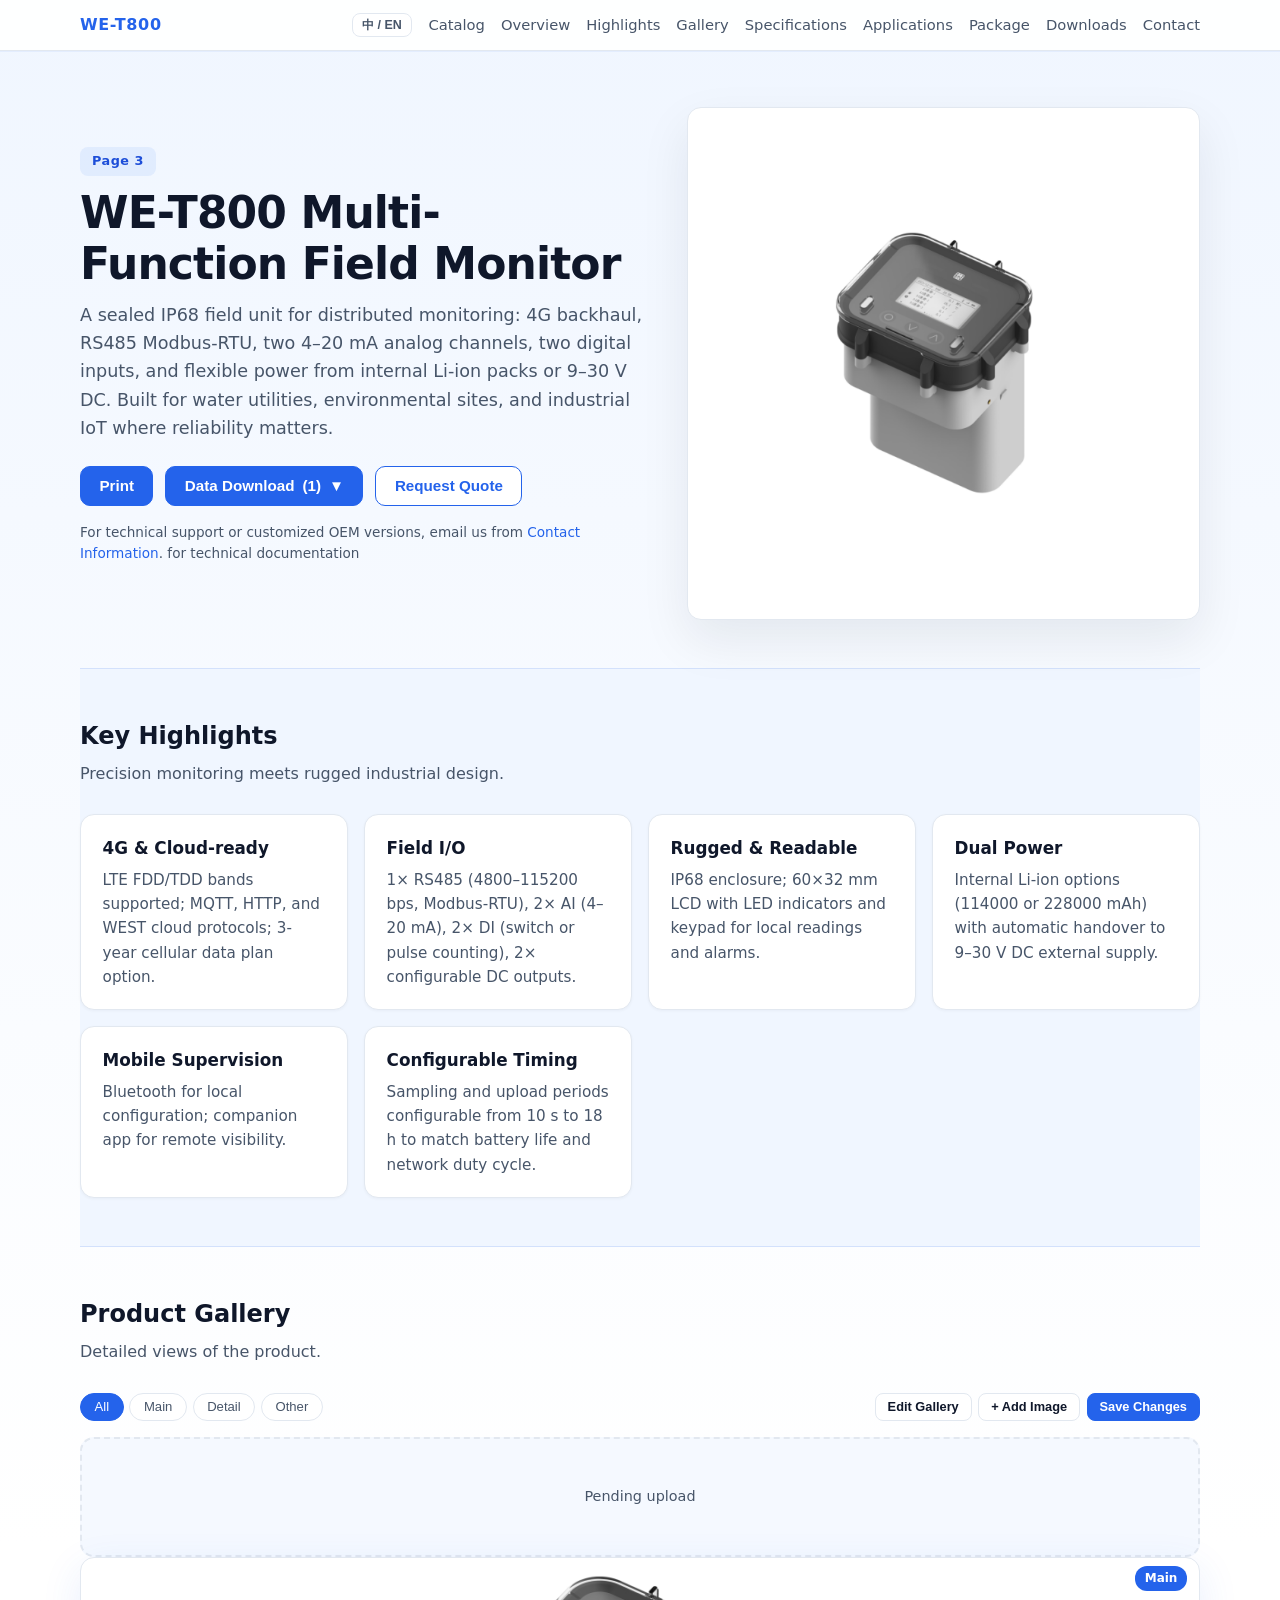
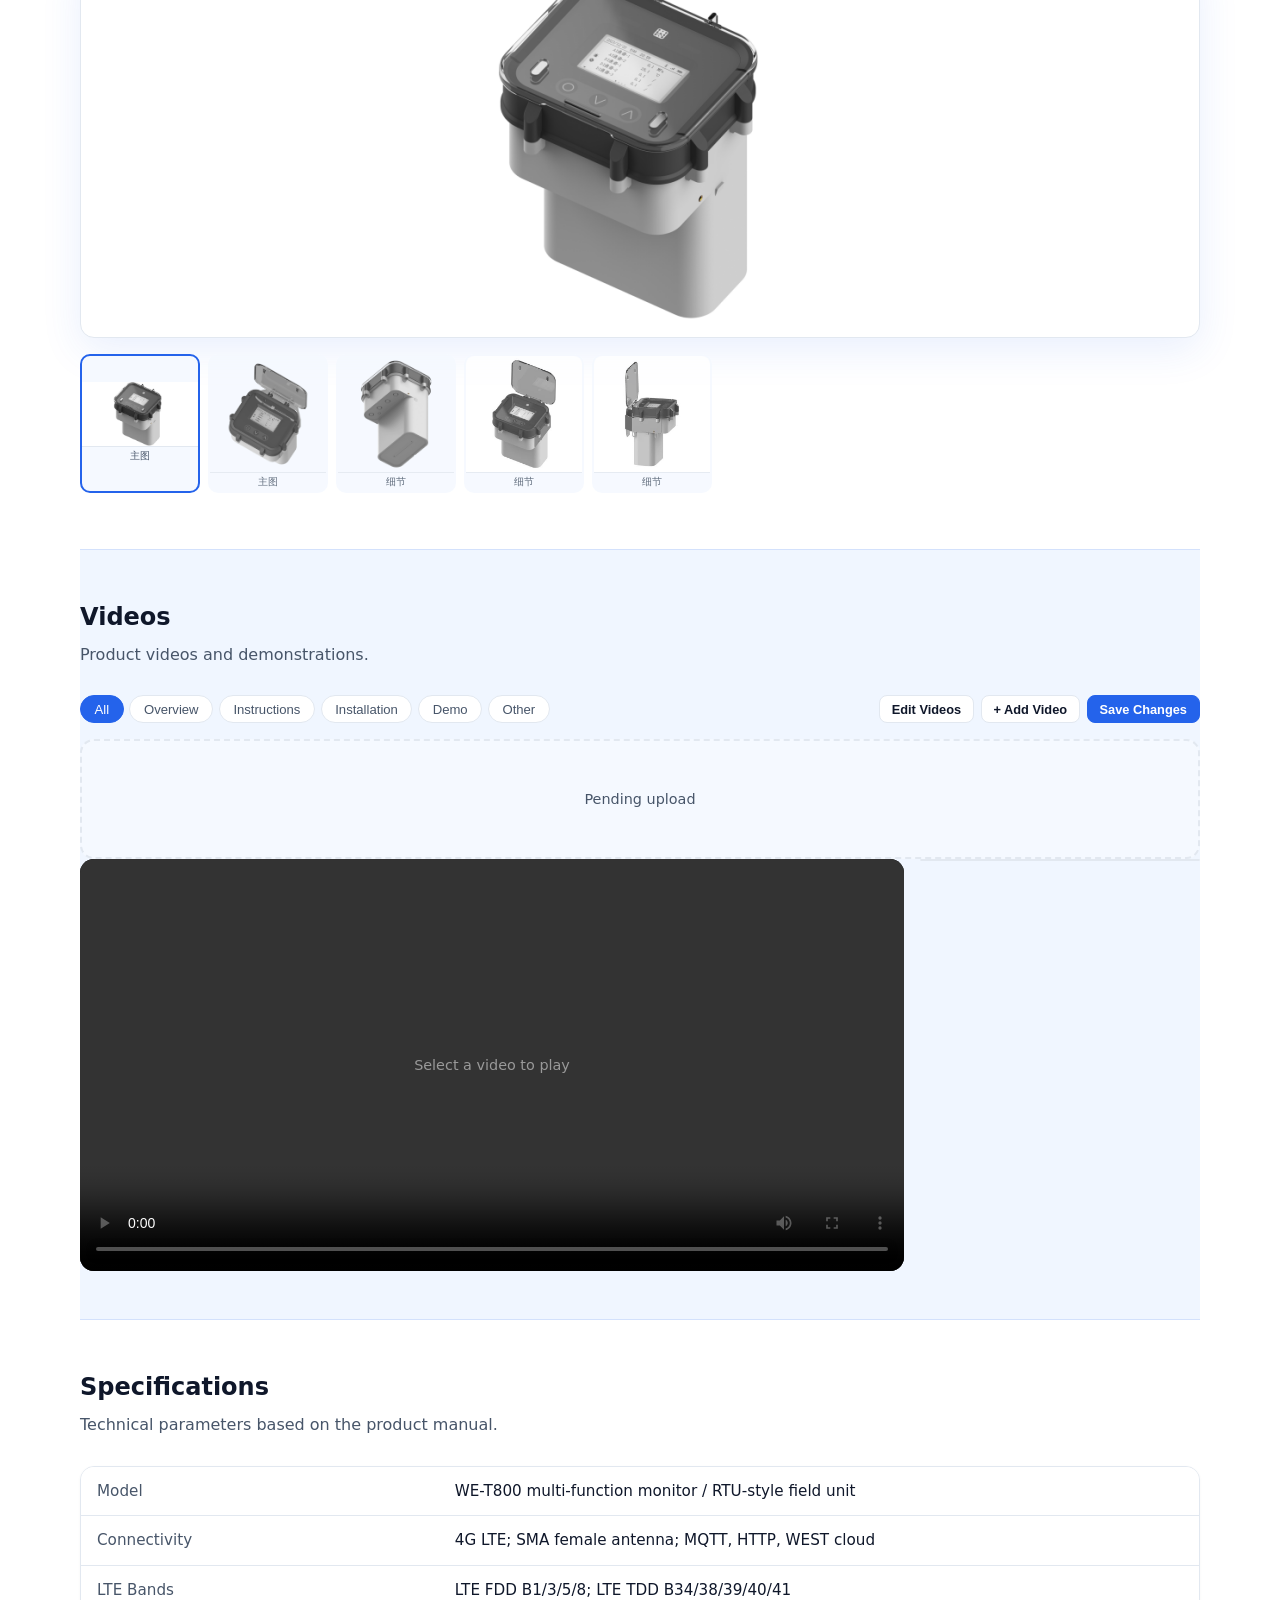
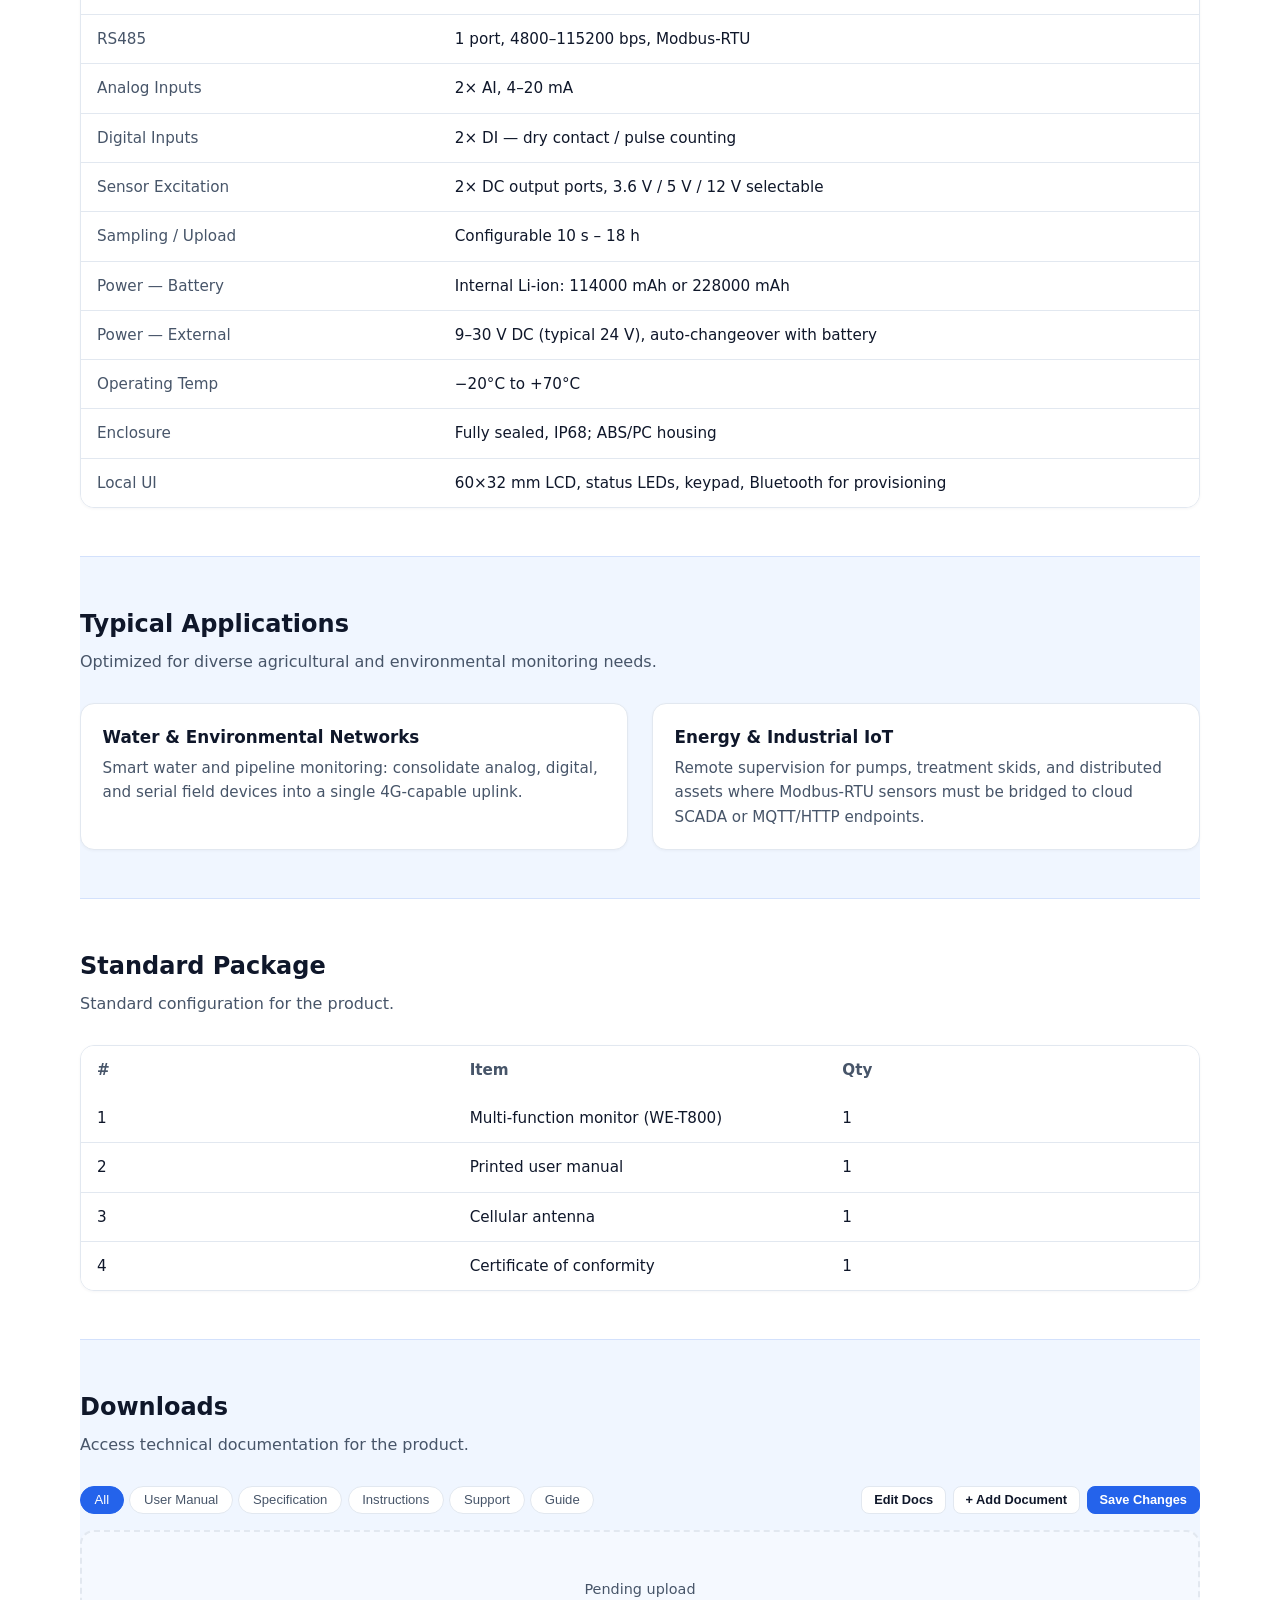
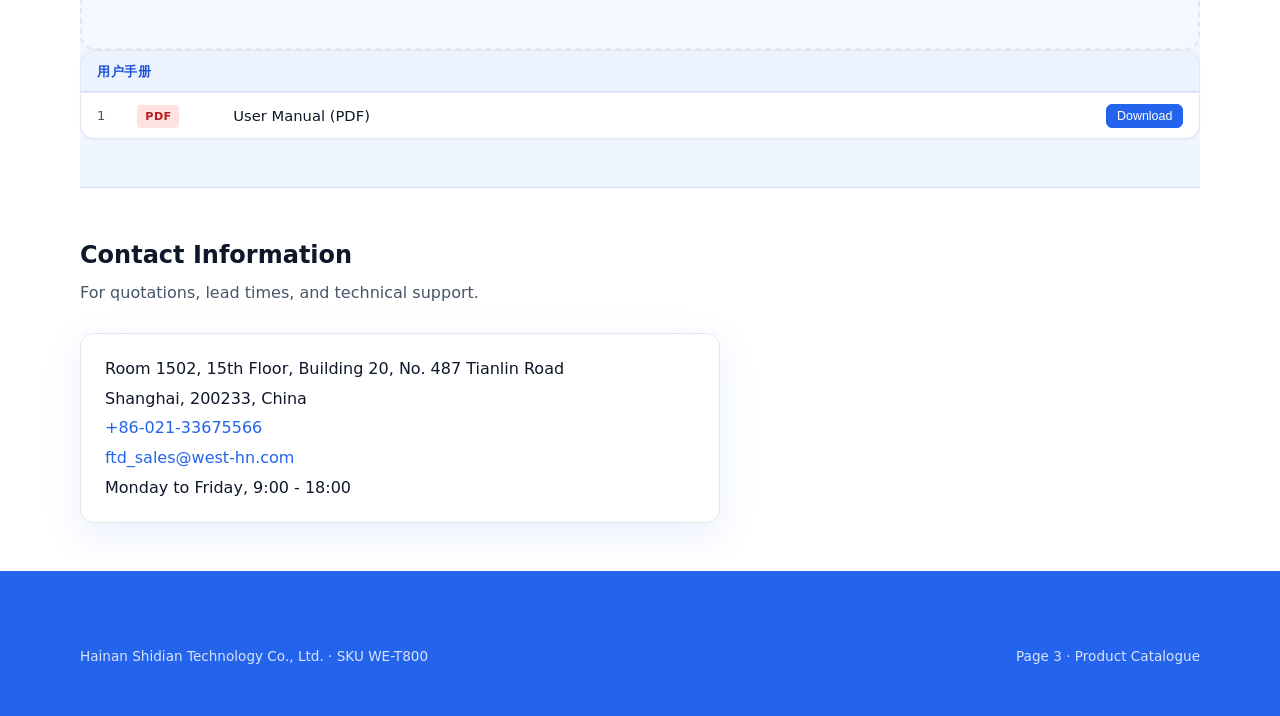
<file: products/WE-T800/index.html>
<!DOCTYPE html>
<html lang="en">
<head>
<meta charset="utf-8" />
<meta name="viewport" content="width=device-width, initial-scale=1" />
<title lang="en">WE-T800 Multi-Function Field Monitor | WE-T800</title><title lang="zh" hidden>WE-T800 多功能现场监测仪 | WE-T800</title>
<meta name="description" content="Industrial field monitor with 4G connectivity, RS485 Modbus-RTU, two analog inputs (4–20 mA), two digital inputs, IP68 enclosure, and MQTT/HTTP/WEST cloud protocols." />
<link rel="stylesheet" href="../../assets/css/main.css" />
<meta property="og:type" content="website" />
<meta property="og:title" content="WE-T800 Multi-Function Field Monitor" />
<meta property="og:description" content="IP68 4G field device: RS485, AI, DI, cloud protocols with MQTT/HTTP." />
<meta property="og:image" content="images/T800-1.png" />
<script type="application/ld+json">{
        "@context": "https://schema.org",
        "@type": "Product",
        "name": "WE-T800 Multi-Function Field Monitor",
        "sku": "WE-T800",
        "description": "Industrial field monitor with 4G connectivity, RS485 Modbus-RTU, two analog inputs (4\u201320 mA), two digital inputs, IP68 enclosure, and MQTT/HTTP/WEST cloud protocols.",
        "brand": { "@type": "Brand", "name": "WEST" },
        "image": ["images/T800-1.png", "images/T800-2.png", "images/T800-3.png", "images/T800-4.png", "images/T800-5.png"],
        "manufacturer": {
            "@type": "Organization",
            "name": {"en": "Hainan Shidian Technology Co., Ltd.", "zh": "\u6d77\u5357\u4e16\u7535\u79d1\u6280\u6709\u9650\u516c\u53f8"}
        }
    }</script>
</head>
<body>
<a class="skip-link" href="#main">Skip to content</a>

<header class="site-header">
  <div class="wrap inner">
    <a class="logo" href="../../index.html"><span>WE-T800</span></a>
    <div class="header-right">
      <button type="button" class="lang-toggle" id="lang-toggle" title="Switch language">中 / EN</button>
      <button class="menu-toggle" id="menu-toggle" aria-label="Toggle navigation" aria-expanded="false">
        <span></span><span></span><span></span>
      </button>
    </div>
    <nav class="nav" id="main-nav" aria-label="Primary">
      <a href="../../index.html"><span lang="en">Catalog</span><span lang="zh" hidden>产品目录</span></a><a href="#overview"><span lang="en">Overview</span><span lang="zh" hidden>产品概览</span></a><a href="#highlights"><span lang="en">Highlights</span><span lang="zh" hidden>产品亮点</span></a><a href="#gallery"><span lang="en">Gallery</span><span lang="zh" hidden>产品图库</span></a><a href="#specifications"><span lang="en">Specifications</span><span lang="zh" hidden>技术参数</span></a><a href="#applications"><span lang="en">Applications</span><span lang="zh" hidden>应用场景</span></a><a href="#package"><span lang="en">Package</span><span lang="zh" hidden>包装清单</span></a><a href="#downloads"><span lang="en">Downloads</span><span lang="zh" hidden>资料下载</span></a><a href="#contact"><span lang="en">Contact</span><span lang="zh" hidden>联系我们</span></a>
    </nav>
  </div>
</header>

<main id="main">
<section class="hero wrap" id="overview">
  <div class="hero-grid">
    <div>
      <div class="page-badge"><span lang="en">Page 3</span><span lang="zh" hidden>第 3 页</span></div>
      <h1><span lang="en">WE-T800 Multi-Function Field Monitor</span><span lang="zh" hidden>WE-T800 多功能现场监测仪</span></h1>
      <p class="lead"><span lang="en">A sealed IP68 field unit for distributed monitoring: 4G backhaul, RS485 Modbus-RTU, two 4–20 mA analog channels, two digital inputs, and flexible power from internal Li-ion packs or 9–30 V DC. Built for water utilities, environmental sites, and industrial IoT where reliability matters.</span><span lang="zh" hidden>一款密封IP68现场监测单元，适用于分布式监控：4G回传、RS485 Modbus-RTU、两路4-20 mA模拟通道、两路数字输入，内置锂电池或9-30V DC灵活供电。专为水务、环保和工业物联网等高可靠性场景设计。</span></p>
      <div class="hero-actions">
        <button type="button" class="btn btn-primary btn-pdf"><span lang="en">Print</span><span lang="zh" hidden>打印</span></button>
        <div class="docs-dropdown">
  <button type="button" class="btn btn-primary btn-docs" data-docs-toggle id="hero-docs-btn"><span lang="en">Data Download</span><span lang="zh" hidden>资料下载</span> <span class="doc-count" id="hero-docs-count">(1)</span> &#9660;</button>
  <div class="docs-dropdown__menu" id="hero-docs-menu" hidden>
    <a class="docs-dropdown__item" href="WE-T800-datasheet.pdf" download="WE-T800-datasheet.pdf">User Manual (PDF)</a>
  </div>
</div>
        <button type="button" class="btn btn-secondary" id="quote-open-btn" data-open-quote><span lang="en">Request Quote</span><span lang="zh" hidden>获取报价</span></button>
      </div>
      <p class="doc-note"><span lang="en">For technical support or customized OEM versions, email us from <a href="#contact">Contact Information</a>.</span><span lang="zh" hidden>如需技术支持或定制OEM版本，请通过<a href="#contact">联系方式</a>发送邮件。</span> for technical documentation</p>
    </div>
    <div class="hero-visual">
      <img src="images/T800-1.png" alt="WE-T800 Multi-Function Field Monitor" width="800" height="800" fetchpriority="high" />
    </div>
  </div>
</section>
<section class="wrap" id="highlights">
  <h2 class="section-title"><span lang="en">Key Highlights</span><span lang="zh" hidden>产品亮点</span></h2>
  <p class="section-sub"><span lang="en">Precision monitoring meets rugged industrial design.</span><span lang="zh" hidden>精准监测与工业级设计相结合。</span></p>
  <div class="highlights">
    <div class="card"><h3><span lang="en">4G &amp; Cloud-ready</span><span lang="zh" hidden>4G与云就绪</span></h3><p><span lang="en">LTE FDD/TDD bands supported; MQTT, HTTP, and WEST cloud protocols; 3-year cellular data plan option.</span><span lang="zh" hidden>支持LTE FDD/TDD频段；MQTT、HTTP和WEST云协议；可选3年蜂窝数据套餐。</span></p></div>
<div class="card"><h3><span lang="en">Field I/O</span><span lang="zh" hidden>现场I/O接口</span></h3><p><span lang="en">1× RS485 (4800–115200 bps, Modbus-RTU), 2× AI (4–20 mA), 2× DI (switch or pulse counting), 2× configurable DC outputs.</span><span lang="zh" hidden>1路RS485（4800-115200 bps，Modbus-RTU），2路AI（4-20 mA），2路DI（开关或脉冲计数），2路可配置DC输出。</span></p></div>
<div class="card"><h3><span lang="en">Rugged &amp; Readable</span><span lang="zh" hidden>坚固与清晰</span></h3><p><span lang="en">IP68 enclosure; 60×32 mm LCD with LED indicators and keypad for local readings and alarms.</span><span lang="zh" hidden>IP68防护外壳；60x32 mm LCD显示屏，LED指示灯和键盘，支持本地读数与报警。</span></p></div>
<div class="card"><h3><span lang="en">Dual Power</span><span lang="zh" hidden>双供电</span></h3><p><span lang="en">Internal Li-ion options (114000 or 228000 mAh) with automatic handover to 9–30 V DC external supply.</span><span lang="zh" hidden>内置锂电池可选（114000或228000 mAh），自动切换至9-30V DC外部供电。</span></p></div>
<div class="card"><h3><span lang="en">Mobile Supervision</span><span lang="zh" hidden>移动监控</span></h3><p><span lang="en">Bluetooth for local configuration; companion app for remote visibility.</span><span lang="zh" hidden>蓝牙本地配置；配套APP远程查看。</span></p></div>
<div class="card"><h3><span lang="en">Configurable Timing</span><span lang="zh" hidden>可配置定时</span></h3><p><span lang="en">Sampling and upload periods configurable from 10 s to 18 h to match battery life and network duty cycle.</span><span lang="zh" hidden>采样和上传周期可配置10秒至18小时，匹配电池寿命和网络占空比。</span></p></div>

  </div>
</section>
<section class="wrap" id="gallery">
  <h2 class="section-title"><span lang="en">Product Gallery</span><span lang="zh" hidden>产品图库</span></h2>
  <p class="section-sub"><span lang="en">Detailed views of the product.</span><span lang="zh" hidden>产品详细视图。</span></p>
  <div class="gallery-toolbar" id="gallery-toolbar">
    <div class="gallery-cats" id="gallery-cats">
      <button type="button" class="is-active" data-cat="全部"><span lang="en">All</span><span lang="zh" hidden>全部</span></button>
<button type="button" data-cat="主图"><span lang="en">Main</span><span lang="zh" hidden>主图</span></button>
<button type="button" data-cat="细节"><span lang="en">Detail</span><span lang="zh" hidden>细节</span></button>
<button type="button" data-cat="其他"><span lang="en">Other</span><span lang="zh" hidden>其他</span></button>

    </div>
    <div class="gallery-actions">
      <button type="button" class="btn btn-sm" id="gallery-edit-btn"><span lang="en">Edit Gallery</span><span lang="zh" hidden>编辑图库</span></button>
      <button type="button" class="btn btn-sm btn-primary" id="gallery-save-btn" hidden><span lang="en">Save Changes</span><span lang="zh" hidden>保存修改</span></button>
    </div>
  </div>
  <div class="module-empty" id="gallery-empty" hidden>
    <p class="module-empty-text"><span lang="en">Pending upload</span><span lang="zh" hidden>待上传</span></p>
  </div>
  <div class="gallery-layout gallery-layout--v2" id="gallery-content">
    <div class="stage" id="gallery-stage" aria-live="polite"></div>
    <div class="thumbs" id="gallery-thumbs" role="tablist" aria-label="Gallery thumbnails">
      <button type="button" class="gthumb is-active" data-full="images/T800-1.png" data-alt="WE-T800 field monitor front view" data-category="主图"><img src="images/T800-1.png" alt="" width="120" height="90" loading="lazy" /><span class="thumb-cat"><span lang="en">Main</span><span lang="zh" hidden>主图</span></span></button>
<button type="button" class="gthumb" data-full="images/T800-2.png" data-alt="WE-T800 monitor view 2" data-category="主图"><img src="images/T800-2.png" alt="" width="120" height="90" loading="lazy" /><span class="thumb-cat"><span lang="en">Main</span><span lang="zh" hidden>主图</span></span></button>
<button type="button" class="gthumb" data-full="images/T800-3.png" data-alt="WE-T800 monitor view 3" data-category="细节"><img src="images/T800-3.png" alt="" width="120" height="90" loading="lazy" /><span class="thumb-cat"><span lang="en">Detail</span><span lang="zh" hidden>细节</span></span></button>
<button type="button" class="gthumb" data-full="images/T800-4.png" data-alt="WE-T800 monitor view 4" data-category="细节"><img src="images/T800-4.png" alt="" width="120" height="90" loading="lazy" /><span class="thumb-cat"><span lang="en">Detail</span><span lang="zh" hidden>细节</span></span></button>
<button type="button" class="gthumb" data-full="images/T800-5.png" data-alt="WE-T800 monitor view 5" data-category="细节"><img src="images/T800-5.png" alt="" width="120" height="90" loading="lazy" /><span class="thumb-cat"><span lang="en">Detail</span><span lang="zh" hidden>细节</span></span></button>

    </div>
  </div>
  <input type="file" id="gallery-file-input" accept="image/*" multiple style="display:none" />
</section>
<section class="wrap" id="video">
  <h2 class="section-title"><span lang="en">Videos</span><span lang="zh" hidden>产品视频</span></h2>
  <p class="section-sub"><span lang="en">Product videos and demonstrations.</span><span lang="zh" hidden>产品视频与演示。</span></p>
  <div class="video-toolbar" id="video-toolbar" hidden>
    <div class="video-cats" id="video-cats">
      <button type="button" class="is-active" data-cat="全部"><span lang="en">All</span><span lang="zh" hidden>全部</span></button>
<button type="button" data-cat="产品概览"><span lang="en">Overview</span><span lang="zh" hidden>产品概览</span></button>
<button type="button" data-cat="使用说明"><span lang="en">Instructions</span><span lang="zh" hidden>使用说明</span></button>
<button type="button" data-cat="安装指引"><span lang="en">Installation</span><span lang="zh" hidden>安装指引</span></button>
<button type="button" data-cat="操作演示"><span lang="en">Demo</span><span lang="zh" hidden>操作演示</span></button>
<button type="button" data-cat="其他"><span lang="en">Other</span><span lang="zh" hidden>其他</span></button>

    </div>
    <div class="video-actions">
      <button type="button" class="btn btn-sm" id="video-edit-btn"><span lang="en">Edit Videos</span><span lang="zh" hidden>编辑视频</span></button>
      <button type="button" class="btn btn-sm btn-primary" id="video-save-btn" hidden><span lang="en">Save Changes</span><span lang="zh" hidden>保存修改</span></button>
    </div>
  </div>
  <div class="module-empty" id="video-empty">
    <p class="module-empty-text"><span lang="en">Pending upload</span><span lang="zh" hidden>待上传</span></p>
  </div>
  <div class="video-area" id="video-content" hidden>
    <div class="video-player-wrap">
      <video class="video-player" id="video-player" controls preload="metadata"></video>
      <p class="video-placeholder" id="video-placeholder"><span lang="en">Select a video to play</span><span lang="zh" hidden>选择一个视频播放</span></p>
    </div>
    <div class="video-list" id="video-list">
      
    </div>
  </div>
  <input type="file" id="video-file-input" accept="video/mp4,video/webm,video/ogg" multiple style="display:none" />
</section>
<section class="wrap" id="specifications">
  <h2 class="section-title"><span lang="en">Specifications</span><span lang="zh" hidden>技术参数</span></h2>
  <p class="section-sub"><span lang="en">Technical parameters based on the product manual.</span><span lang="zh" hidden>基于产品手册的技术参数。</span></p>
  <div class="spec-table-wrap">
    <table class="spec">
      <tbody>
        <tr><th scope="row"><span lang="en">Model</span><span lang="zh" hidden>型号</span></th><td><span lang="en">WE-T800 multi-function monitor / RTU-style field unit</span><span lang="zh" hidden>WE-T800 多功能监测仪/RTU式现场单元</span></td></tr>
<tr><th scope="row"><span lang="en">Connectivity</span><span lang="zh" hidden>通信方式</span></th><td><span lang="en">4G LTE; SMA female antenna; MQTT, HTTP, WEST cloud</span><span lang="zh" hidden>4G LTE；SMA母头天线；MQTT、HTTP、WEST云</span></td></tr>
<tr><th scope="row"><span lang="en">LTE Bands</span><span lang="zh" hidden>LTE频段</span></th><td><span lang="en">LTE FDD B1/3/5/8; LTE TDD B34/38/39/40/41</span><span lang="zh" hidden>LTE FDD B1/3/5/8；LTE TDD B34/38/39/40/41</span></td></tr>
<tr><th scope="row"><span lang="en">RS485</span><span lang="zh" hidden>RS485</span></th><td><span lang="en">1 port, 4800–115200 bps, Modbus-RTU</span><span lang="zh" hidden>1路，4800-115200 bps，Modbus-RTU</span></td></tr>
<tr><th scope="row"><span lang="en">Analog Inputs</span><span lang="zh" hidden>模拟量输入</span></th><td><span lang="en">2× AI, 4–20 mA</span><span lang="zh" hidden>2路AI，4-20 mA</span></td></tr>
<tr><th scope="row"><span lang="en">Digital Inputs</span><span lang="zh" hidden>数字量输入</span></th><td><span lang="en">2× DI — dry contact / pulse counting</span><span lang="zh" hidden>2路DI — 干接点/脉冲计数</span></td></tr>
<tr><th scope="row"><span lang="en">Sensor Excitation</span><span lang="zh" hidden>传感器供电</span></th><td><span lang="en">2× DC output ports, 3.6 V / 5 V / 12 V selectable</span><span lang="zh" hidden>2路DC输出端口，可选3.6V/5V/12V</span></td></tr>
<tr><th scope="row"><span lang="en">Sampling / Upload</span><span lang="zh" hidden>采样/上传</span></th><td><span lang="en">Configurable 10 s – 18 h</span><span lang="zh" hidden>可配置10秒-18小时</span></td></tr>
<tr><th scope="row"><span lang="en">Power — Battery</span><span lang="zh" hidden>电池供电</span></th><td><span lang="en">Internal Li-ion: 114000 mAh or 228000 mAh</span><span lang="zh" hidden>内置锂电池：114000 mAh或228000 mAh</span></td></tr>
<tr><th scope="row"><span lang="en">Power — External</span><span lang="zh" hidden>外部供电</span></th><td><span lang="en">9–30 V DC (typical 24 V), auto-changeover with battery</span><span lang="zh" hidden>9-30V DC（典型24V），自动切换</span></td></tr>
<tr><th scope="row"><span lang="en">Operating Temp</span><span lang="zh" hidden>工作温度</span></th><td><span lang="en">−20°C to +70°C</span><span lang="zh" hidden>-20°C至+70°C</span></td></tr>
<tr><th scope="row"><span lang="en">Enclosure</span><span lang="zh" hidden>防护等级</span></th><td><span lang="en">Fully sealed, IP68; ABS/PC housing</span><span lang="zh" hidden>全密封，IP68；ABS/PC外壳</span></td></tr>
<tr><th scope="row"><span lang="en">Local UI</span><span lang="zh" hidden>本地界面</span></th><td><span lang="en">60×32 mm LCD, status LEDs, keypad, Bluetooth for provisioning</span><span lang="zh" hidden>60x32 mm LCD，状态LED，键盘，蓝牙配置</span></td></tr>

      </tbody>
    </table>
  </div>
</section>
<section class="wrap" id="applications">
  <h2 class="section-title"><span lang="en">Typical Applications</span><span lang="zh" hidden>典型应用场景</span></h2>
  <p class="section-sub"><span lang="en">Optimized for diverse agricultural and environmental monitoring needs.</span><span lang="zh" hidden>适用于多种农业和环境监测需求。</span></p>
  <div class="two-col">
    <div class="card"><h3><span lang="en">Water &amp; Environmental Networks</span><span lang="zh" hidden>水务与环境监测网络</span></h3><p><span lang="en">Smart water and pipeline monitoring: consolidate analog, digital, and serial field devices into a single 4G-capable uplink.</span><span lang="zh" hidden>智慧水务和管道监测：将模拟、数字和串口现场设备整合到单一4G上行链路中。</span></p></div>
<div class="card"><h3><span lang="en">Energy &amp; Industrial IoT</span><span lang="zh" hidden>能源与工业物联网</span></h3><p><span lang="en">Remote supervision for pumps, treatment skids, and distributed assets where Modbus-RTU sensors must be bridged to cloud SCADA or MQTT/HTTP endpoints.</span><span lang="zh" hidden>对泵站、处理撬块和分布式资产进行远程监控，将Modbus-RTU传感器桥接到云端SCADA或MQTT/HTTP终端。</span></p></div>

  </div>
</section>
<section class="wrap" id="package">
  <h2 class="section-title"><span lang="en">Standard Package</span><span lang="zh" hidden>标准包装</span></h2>
  <p class="section-sub"><span lang="en">Standard configuration for the product.</span><span lang="zh" hidden>产品的标准配置。</span></p>
  <div class="spec-table-wrap">
    <table class="spec">
      <thead>
        <tr><th scope="col">#</th><th scope="col"><span lang="en">Item</span><span lang="zh" hidden>名称</span></th><th scope="col"><span lang="en">Qty</span><span lang="zh" hidden>数量</span></th></tr>
      </thead>
      <tbody>
        <tr><td>1</td><td><span lang="en">Multi-function monitor (WE-T800)</span><span lang="zh" hidden>多功能监测仪（WE-T800）</span></td><td>1</td></tr>
<tr><td>2</td><td><span lang="en">Printed user manual</span><span lang="zh" hidden>用户手册</span></td><td>1</td></tr>
<tr><td>3</td><td><span lang="en">Cellular antenna</span><span lang="zh" hidden>蜂窝天线</span></td><td>1</td></tr>
<tr><td>4</td><td><span lang="en">Certificate of conformity</span><span lang="zh" hidden>合格证</span></td><td>1</td></tr>

      </tbody>
    </table>
  </div>
</section>
<section class="wrap" id="downloads">
  <h2 class="section-title"><span lang="en">Downloads</span><span lang="zh" hidden>资料下载</span></h2>
  <p class="section-sub"><span lang="en">Access technical documentation for the product.</span><span lang="zh" hidden>获取产品的技术文档。</span></p>
  <div class="doc-toolbar" id="doc-toolbar">
    <div class="doc-cats" id="doc-cats">
      <button type="button" class="is-active" data-cat="全部"><span lang="en">All</span><span lang="zh" hidden>全部</span></button>

      <button type="button" data-cat="用户手册"><span lang="en">User Manual</span><span lang="zh" hidden>用户手册</span></button>

      <button type="button" data-cat="规格书"><span lang="en">Specification</span><span lang="zh" hidden>规格书</span></button>

      <button type="button" data-cat="使用说明"><span lang="en">Instructions</span><span lang="zh" hidden>使用说明</span></button>

      <button type="button" data-cat="支持文档"><span lang="en">Support</span><span lang="zh" hidden>支持文档</span></button>

      <button type="button" data-cat="操作指引"><span lang="en">Guide</span><span lang="zh" hidden>操作指引</span></button>

    </div>
    <div class="doc-toolbar-actions">
      <button type="button" class="btn btn-sm" id="doc-edit-btn"><span lang="en">Edit Docs</span><span lang="zh" hidden>编辑文档</span></button>
      <button type="button" class="btn btn-sm btn-primary" id="doc-save-btn" hidden><span lang="en">Save Changes</span><span lang="zh" hidden>保存修改</span></button>
    </div>
  </div>
  <div class="module-empty" id="doc-empty" hidden>
    <p class="module-empty-text"><span lang="en">Pending upload</span><span lang="zh" hidden>待上传</span></p>
  </div>
  <div class="doc-table-wrap" id="doc-content">
    <table class="doc-table" id="doc-table">
      <tbody class="doc-group" data-category="用户手册">
  <tr class="doc-group-header"><td colspan="4"><span lang="en">User Manual</span><span lang="zh" hidden>用户手册</span></td></tr>
  <tr class="doc-row" data-category="用户手册">
  <td class="doc-num">1</td>
  <td class="doc-fmt"><span class="doc-badge badge-pdf">PDF</span></td>
  <td class="doc-name"><a class="dl-link" href="WE-T800-datasheet.pdf" download="WE-T800-datasheet.pdf">User Manual (PDF)</a></td>
  <td class="doc-action"></td>
</tr>
</tbody>

    </table>
  </div>
  <input type="file" id="doc-file-input" accept=".pdf,.png,.jpg,.jpeg,.doc,.docx,.xls,.xlsx,.md" multiple style="display:none" />
</section>
<section class="wrap" id="contact">
  <h2 class="section-title"><span lang="en">Contact Information</span><span lang="zh" hidden>联系方式</span></h2>
  <p class="section-sub"><span lang="en">For quotations, lead times, and technical support.</span><span lang="zh" hidden>获取报价、交期和技术支持。</span></p>
  <address class="contact-info">
    Room 1502, 15th Floor, Building 20, No. 487 Tianlin Road<br />Shanghai, 200233, China<br />
    <a href="tel:+86-021-33675566">+86-021-33675566</a><br />
    <a href="mailto:ftd_sales@west-hn.com">ftd_sales@west-hn.com</a><br />
    <span lang="en">Monday to Friday, 9:00 - 18:00</span><span lang="zh" hidden>周一至周五，9:00 - 18:00</span>
  </address>
</section>
</main>

<footer class="site-footer">
  <div class="wrap footer-meta">
    <span><span lang="en">Hainan Shidian Technology Co., Ltd.</span><span lang="zh" hidden>海南世电科技有限公司</span> &middot; SKU WE-T800</span>
    <span><span lang="en">Page 3 &middot; Product Catalogue</span><span lang="zh" hidden>第 3 页 &middot; 产品目录</span></span>
  </div>
</footer>
<div class="quote-modal" id="quote-modal" role="dialog" aria-modal="true" aria-labelledby="quote-modal-title" aria-hidden="true">
  <div class="quote-modal__backdrop" data-close-quote tabindex="-1"></div>
  <div class="quote-modal__dialog">
    <h2 class="quote-modal__title" id="quote-modal-title"><span lang="en">Request a quote</span><span lang="zh" hidden">获取报价</span></h2>
    <p class="quote-modal__lead"><span lang="en">WE-T800 Multi-Function Field Monitor</span><span lang="zh" hidden>WE-T800 多功能现场监测仪</span> - <span lang="en">Tell us about your project.</span><span lang="zh" hidden">告诉我们您的项目需求。</span></p>
    <form class="quote-form" id="quote-form" novalidate>
      <div class="quote-form__row">
        <label for="quote-name"><span lang="en">Full name</span><span lang="zh" hidden>姓名</span> <span aria-hidden="true">*</span></label>
        <input id="quote-name" name="name" type="text" autocomplete="name" required maxlength="120" />
      </div>
      <div class="quote-form__row">
        <label for="quote-company"><span lang="en">Company</span><span lang="zh" hidden">公司</span> <span aria-hidden="true">*</span></label>
        <input id="quote-company" name="company" type="text" autocomplete="organization" required maxlength="160" />
      </div>
      <div class="quote-form__row quote-form__row--half">
        <div>
          <label for="quote-email"><span lang="en">Work email</span><span lang="zh" hidden">工作邮箱</span> <span aria-hidden="true">*</span></label>
          <input id="quote-email" name="email" type="email" autocomplete="email" required maxlength="120" />
        </div>
        <div>
          <label for="quote-phone"><span lang="en">Phone</span><span lang="zh" hidden">电话</span></label>
          <input id="quote-phone" name="phone" type="tel" autocomplete="tel" maxlength="40" />
        </div>
      </div>
      <div class="quote-form__row">
        <label for="quote-region"><span lang="en">Country / region</span><span lang="zh" hidden">国家/地区</span> <span aria-hidden="true">*</span></label>
        <input id="quote-region" name="region" type="text" autocomplete="country-name" required maxlength="80" />
      </div>
      <div class="quote-form__row">
        <label for="quote-message"><span lang="en">Application notes</span><span lang="zh" hidden">应用说明</span> <span aria-hidden="true">*</span></label>
        <textarea id="quote-message" name="message" rows="4" required maxlength="2000" placeholder="Sensor types, network requirements, project scope..."></textarea>
      </div>
      <p class="quote-form__hint" id="quote-form-hint" role="status" aria-live="polite"></p>
      <div class="quote-form__actions">
        <button type="button" class="btn btn-secondary" data-close-quote><span lang="en">Cancel</span><span lang="zh" hidden>取消</span></button>
        <button type="submit" class="btn btn-primary"><span lang="en">Send</span><span lang="zh" hidden>发送</span></button>
      </div>
    </form>
    <button type="button" class="quote-modal__close" data-close-quote aria-label="Close dialog">&times;</button>
  </div>
</div>

<script>
window.__PRODUCT_CONFIG__ = {
    email: "ftd_sales@west-hn.com",
    name: "WE-T800 Multi-Function Field Monitor",
    sku: "WE-T800"
};
</script>
<script id="gallery-data" type="application/json">[{"src": "images/T800-1.png", "alt": "WE-T800 field monitor front view", "category": "\u4e3b\u56fe"}, {"src": "images/T800-2.png", "alt": "WE-T800 monitor view 2", "category": "\u4e3b\u56fe"}, {"src": "images/T800-3.png", "alt": "WE-T800 monitor view 3", "category": "\u7ec6\u8282"}, {"src": "images/T800-4.png", "alt": "WE-T800 monitor view 4", "category": "\u7ec6\u8282"}, {"src": "images/T800-5.png", "alt": "WE-T800 monitor view 5", "category": "\u7ec6\u8282"}]</script>
<script id="video-data" type="application/json">[]</script>
<script id="doc-data" type="application/json">[{"label": "User Manual (PDF)", "file": "WE-T800-datasheet.pdf", "category": "\u7528\u6237\u624b\u518c", "format": "PDF"}]</script>
<script>
var currentLang = "en";
function applyLang(lang) {
  currentLang = lang;
  document.querySelectorAll("[lang]").forEach(function(el) {
    if (el.tagName === "HTML") return;
    el.hidden = el.getAttribute("lang") !== lang;
  });
  var tb = document.getElementById("lang-toggle");
  if (tb) tb.textContent = lang === "en" ? "中 / EN" : "EN / 中";
}
document.addEventListener("DOMContentLoaded", function() {
  applyLang("en");
  var tb = document.getElementById("lang-toggle");
  if (tb) tb.addEventListener("click", function() { applyLang(currentLang === "en" ? "zh" : "en"); });
});
</script>
<script>
(function() {
    var btns = document.querySelectorAll(".btn-pdf");

    function printPage() {
        window.print();
    }

    btns.forEach(function(b) {
        b.addEventListener("click", printPage);
    });

    if (window.location.search.indexOf("dl=1") > -1) {
        setTimeout(printPage, 600);
    }

    // Document dropdown toggle
    var docTriggers = document.querySelectorAll("[data-docs-toggle]");
    docTriggers.forEach(function(btn) {
        btn.addEventListener("click", function(e) {
            e.stopPropagation();
            var menu = btn.parentElement.querySelector(".docs-dropdown__menu");
            if (menu) {
                var isOpen = !menu.hasAttribute("hidden");
                menu.hidden = isOpen;
                var base = btn.innerHTML.replace(/[▼▲].*/, "").trim();
                btn.innerHTML = isOpen ? base + " &#9650;" : base + " &#9660;";
            }
        });
    });
    document.addEventListener("click", function() {
        document.querySelectorAll(".docs-dropdown__menu:not([hidden])").forEach(function(m) {
            m.hidden = true;
            var btn = m.parentElement.querySelector("[data-docs-toggle]");
            if (btn) btn.innerHTML = btn.innerHTML.replace(/[▲▼].*/, "").trim() + " &#9660;";
        });
    });
})();
</script>
<script src="../../assets/js/main.js" defer></script>
</body>
</html>
</file>
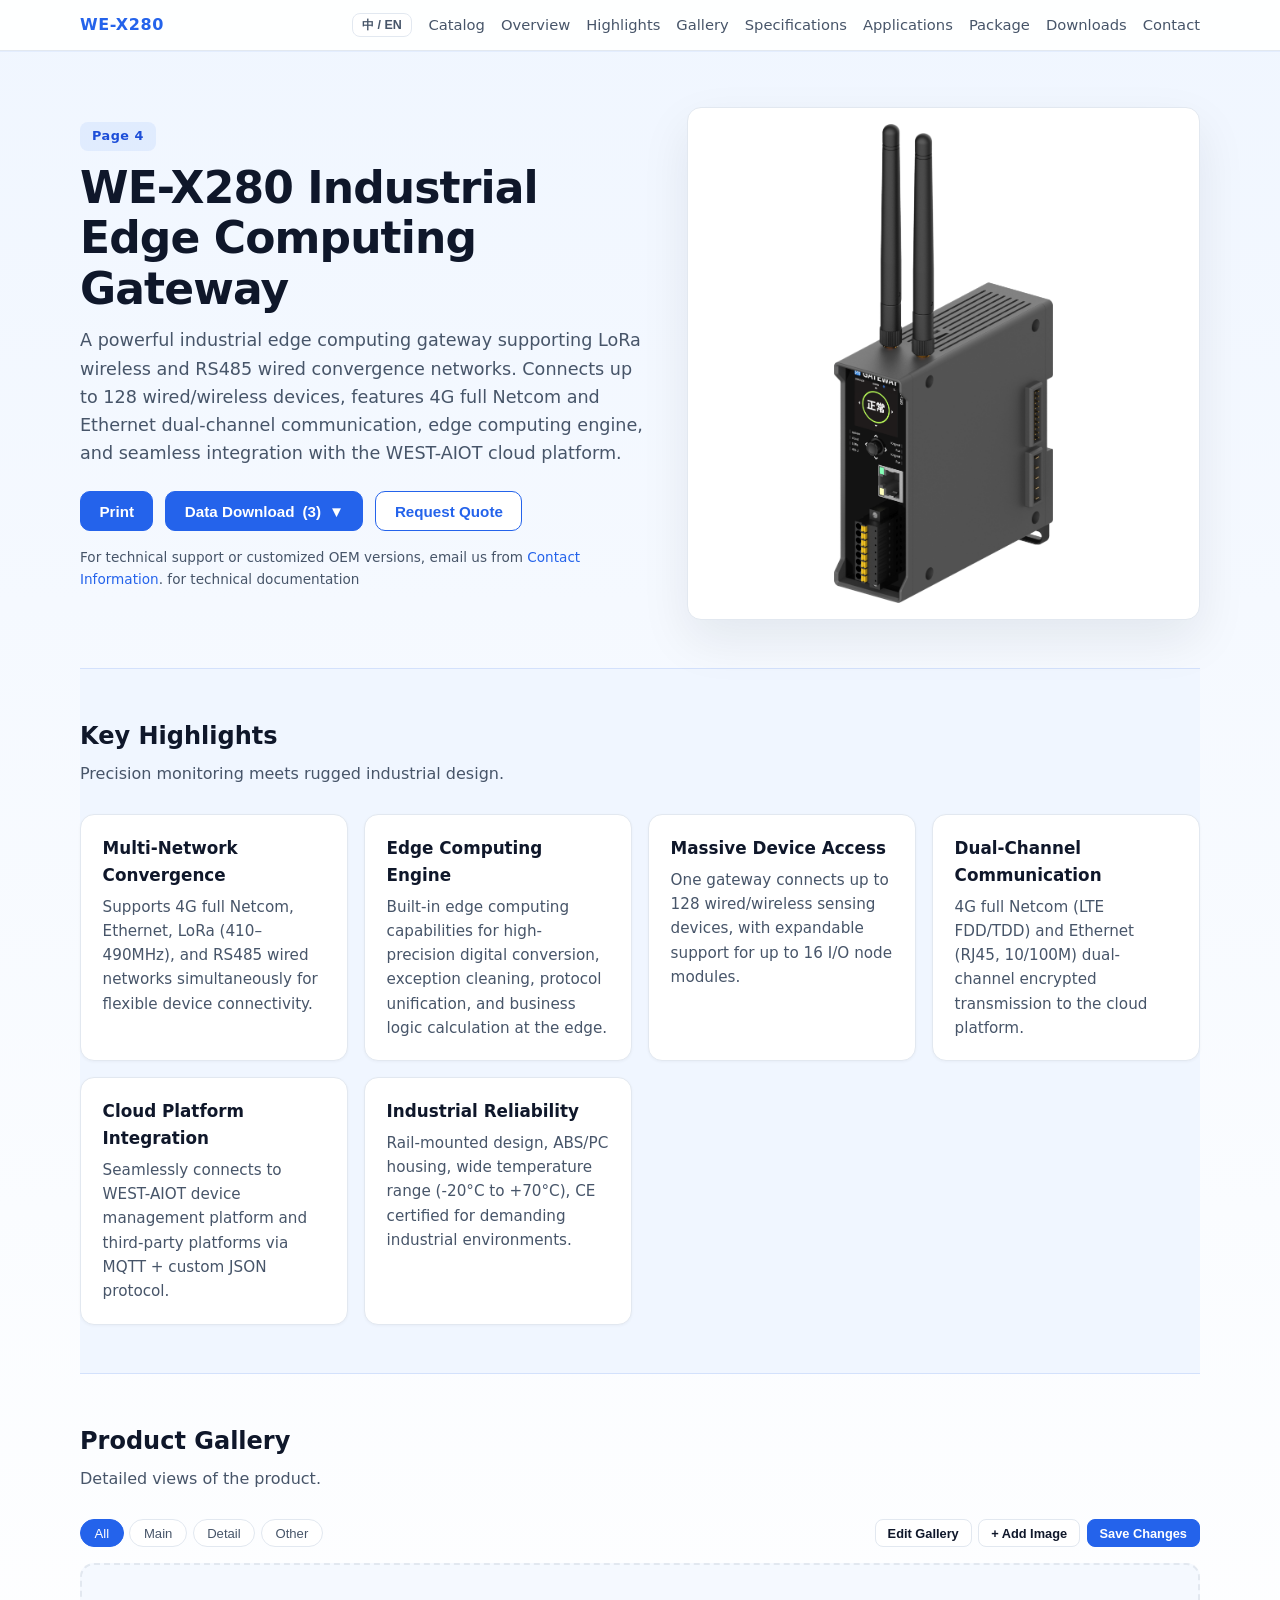
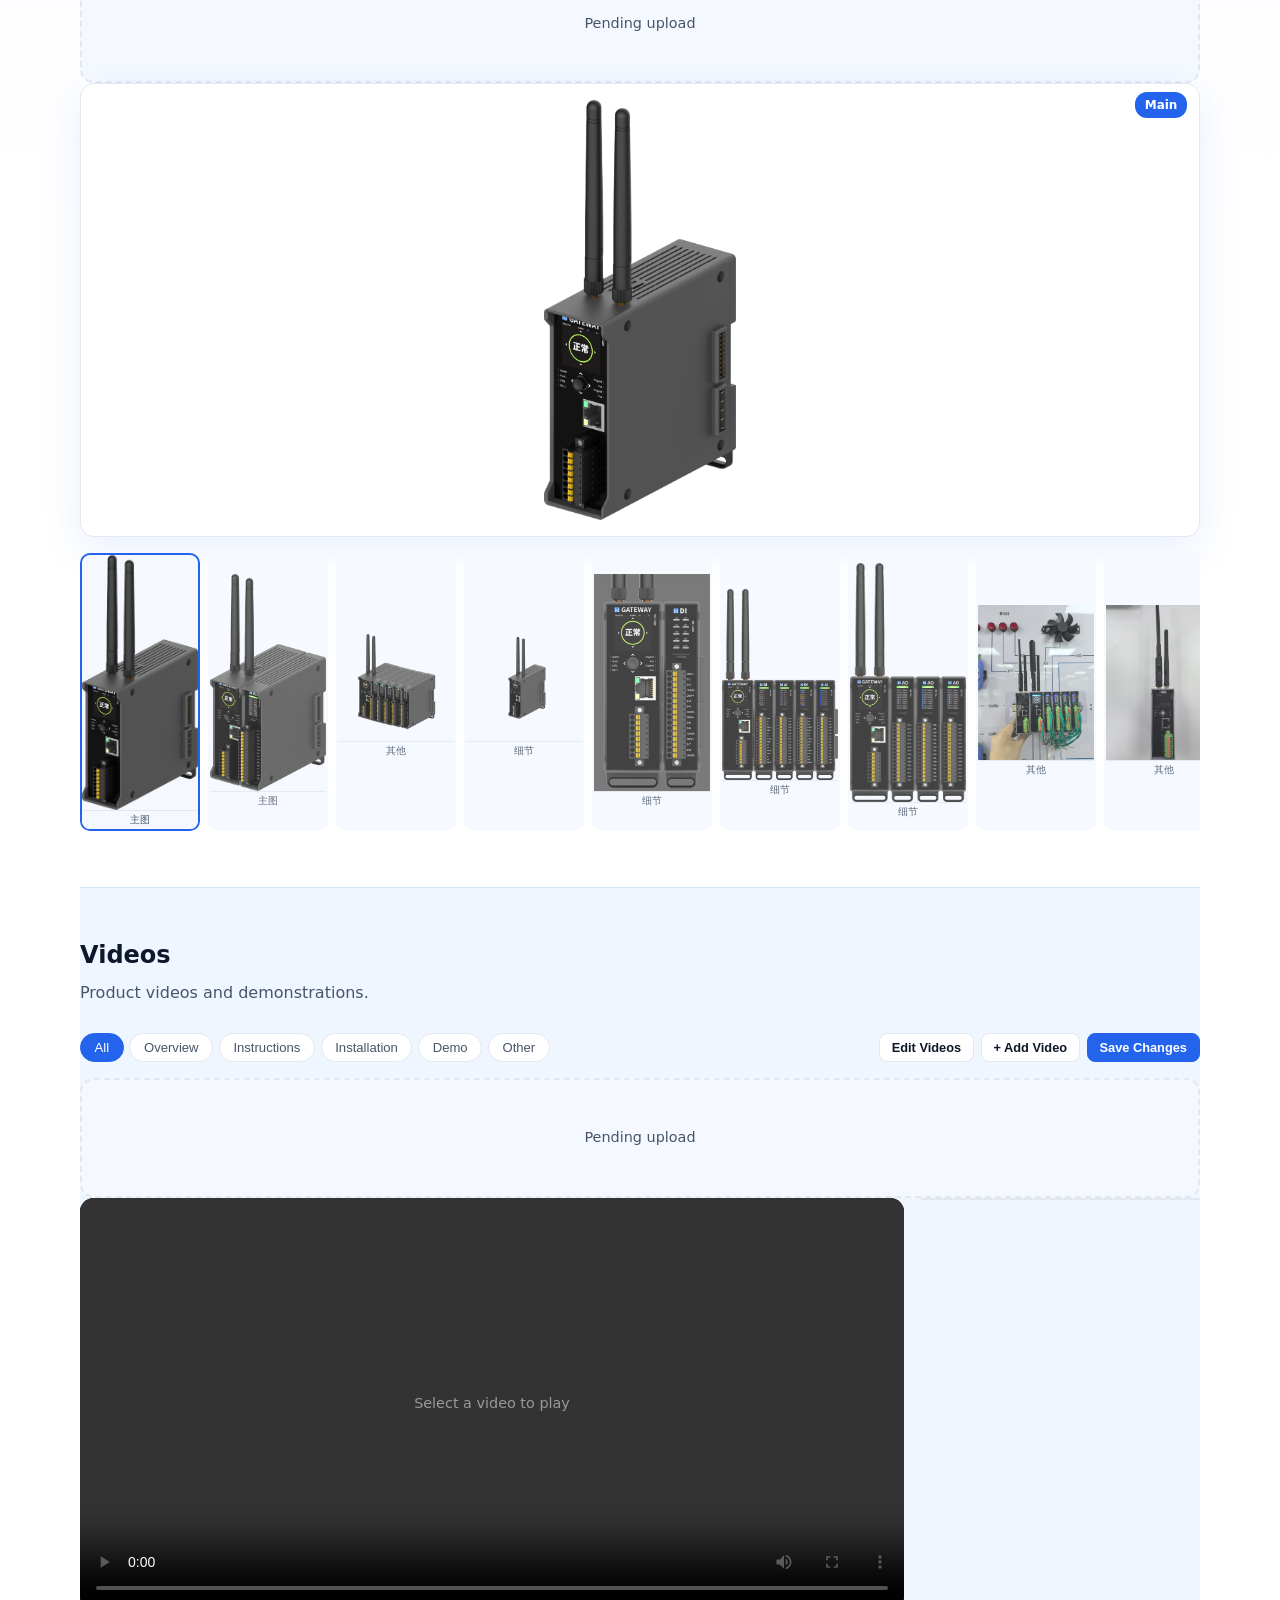
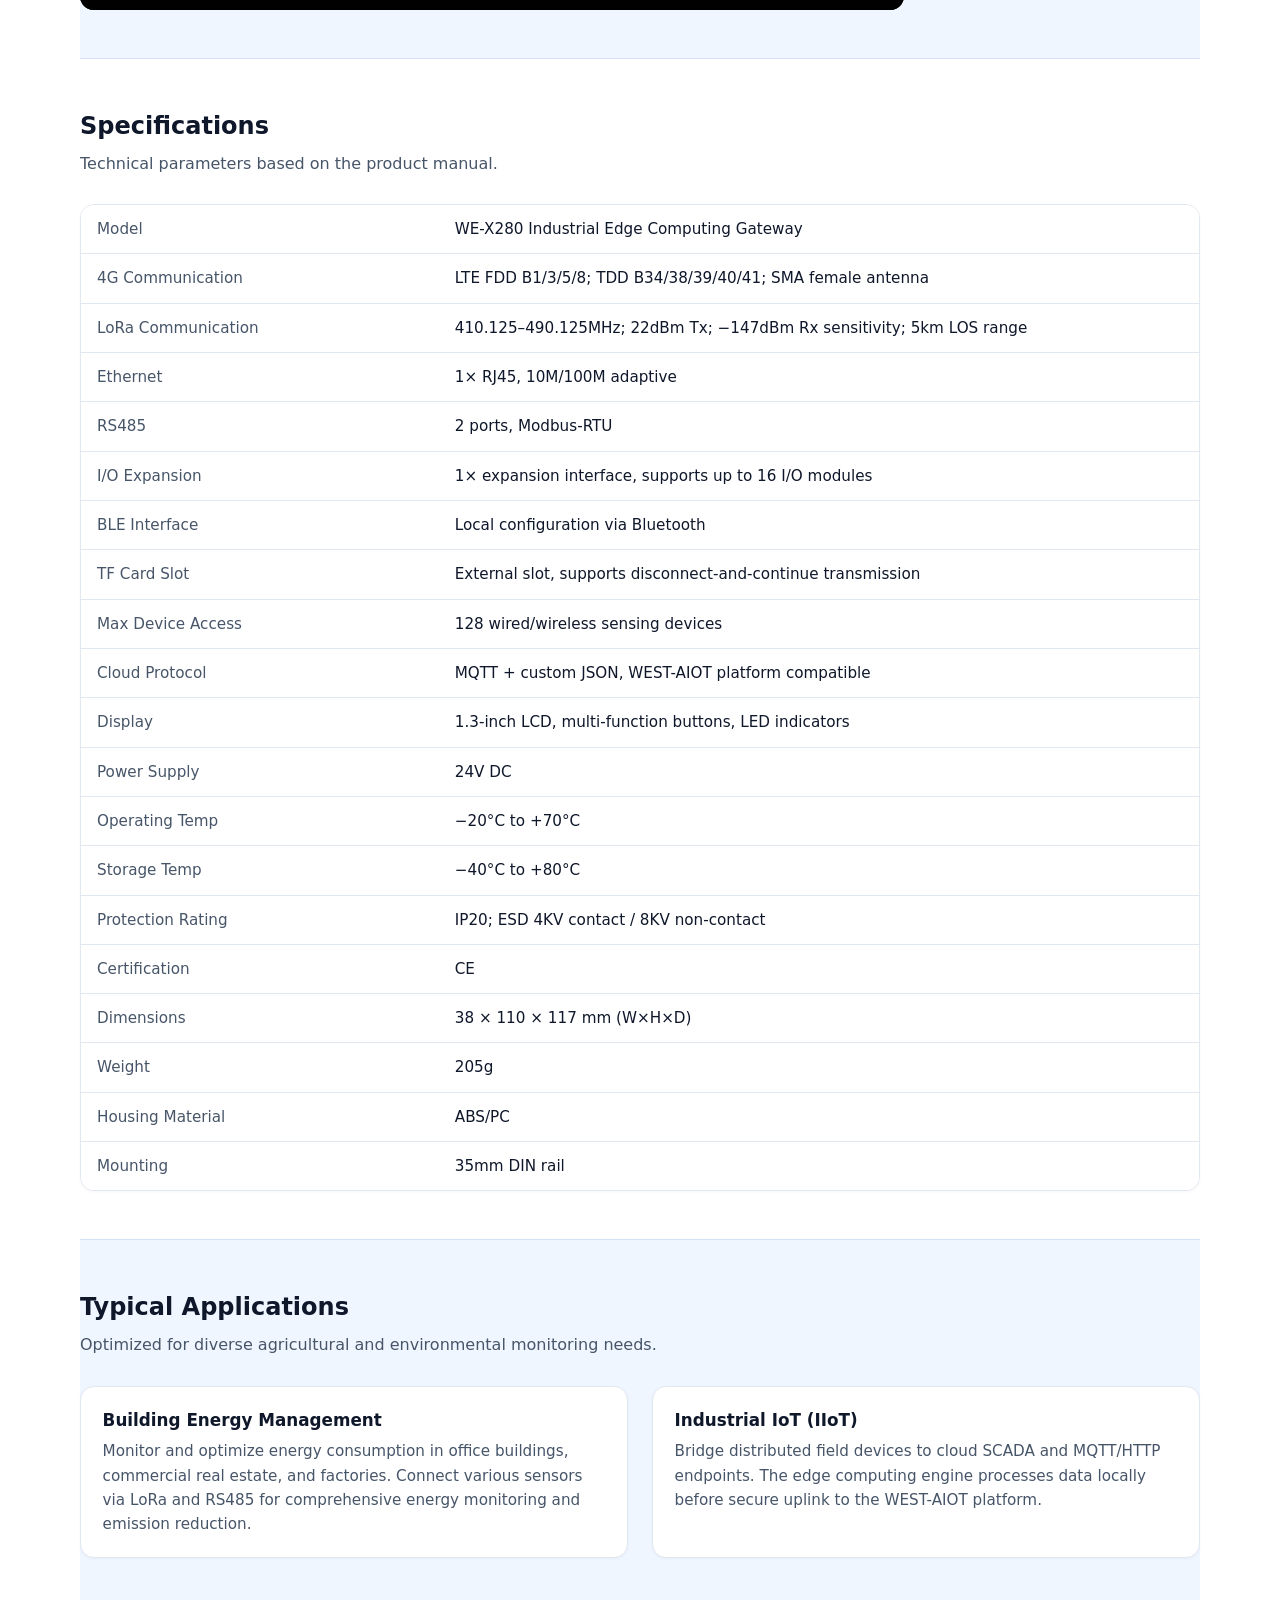
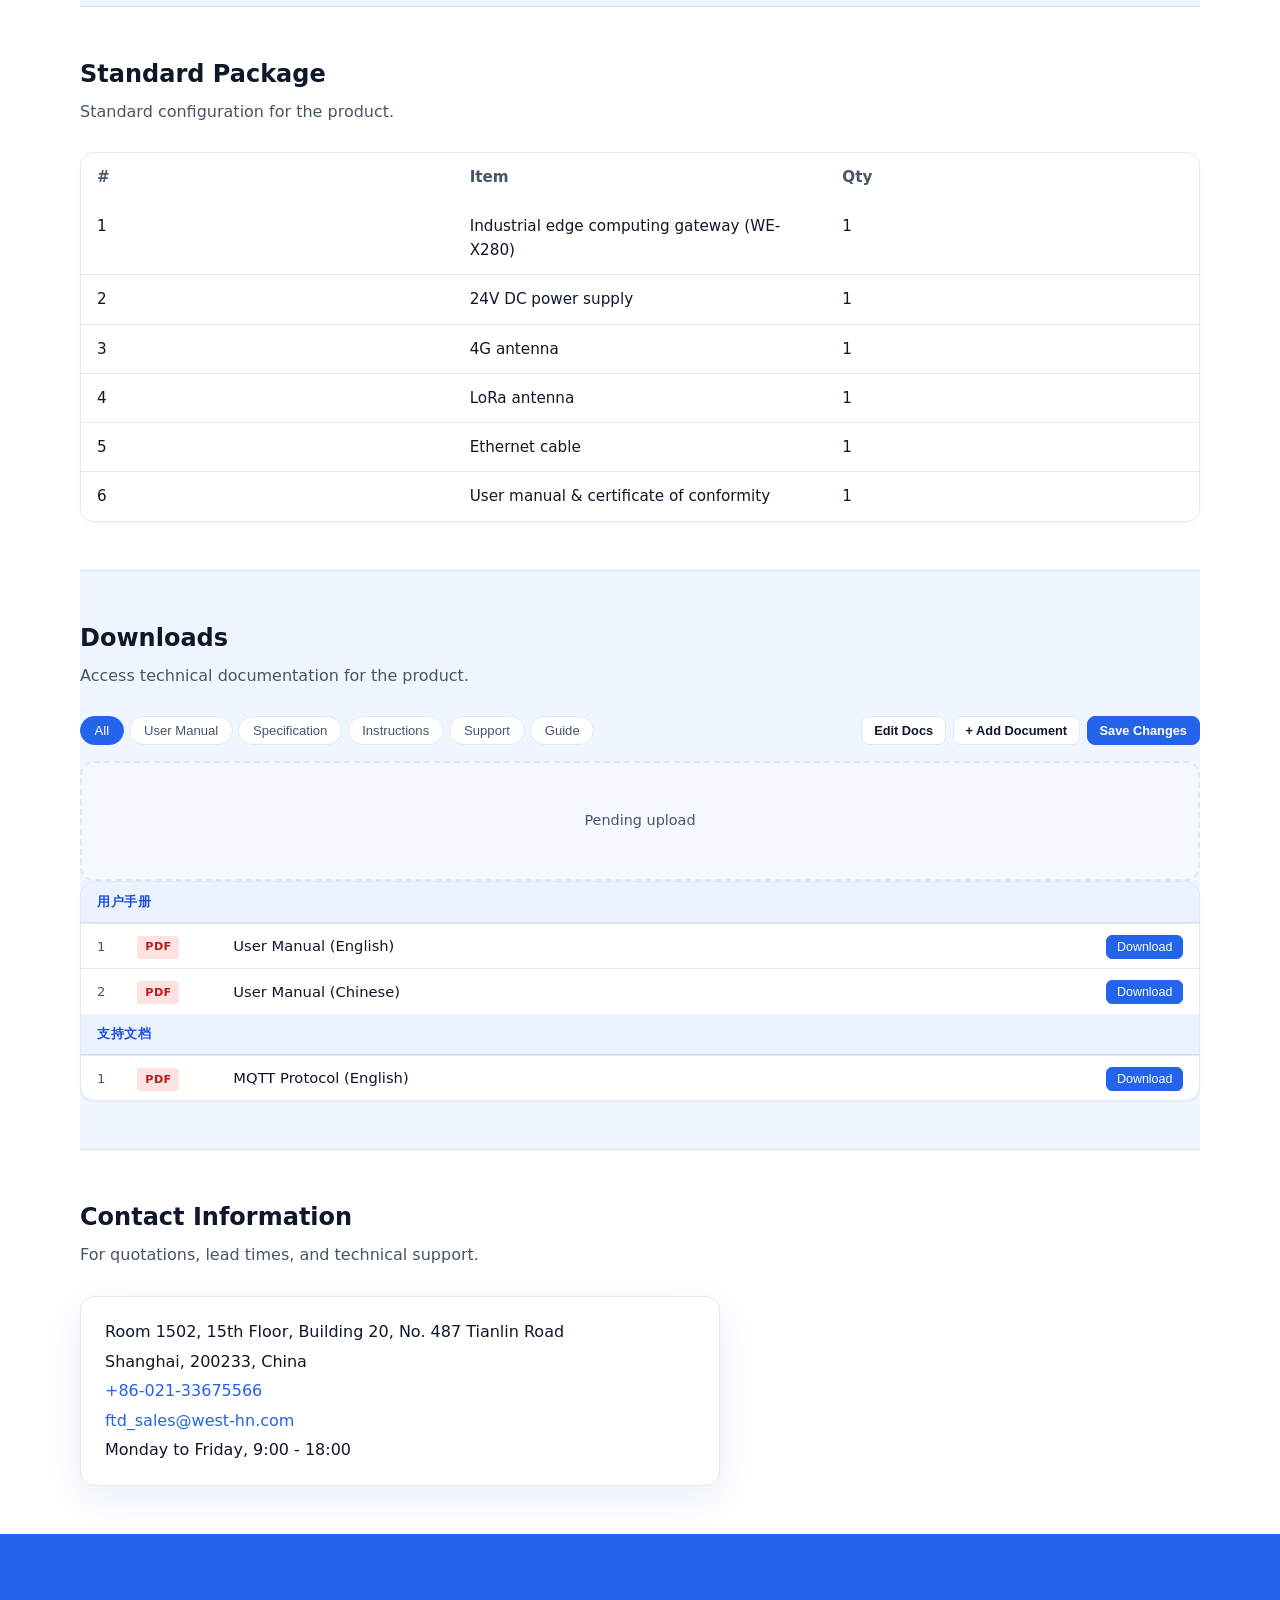
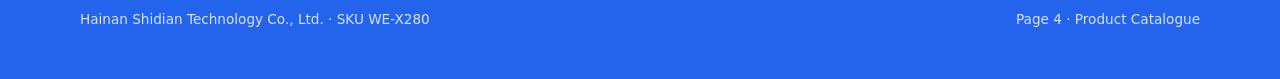
<file: products/WE-X280/index.html>
<!DOCTYPE html>
<html lang="en">
<head>
<meta charset="utf-8" />
<meta name="viewport" content="width=device-width, initial-scale=1" />
<title lang="en">WE-X280 Industrial Edge Computing Gateway | WE-X280</title><title lang="zh" hidden>WE-X280 边缘智慧网关 | WE-X280</title>
<meta name="description" content="Industrial edge computing gateway with 4G, Ethernet, LoRa, and RS485 connectivity. Supports edge computing, up to 128 connected devices, and 16 expandable I/O modules." />
<link rel="stylesheet" href="../../assets/css/main.css" />
<meta property="og:type" content="website" />
<meta property="og:title" content="WE-X280 Industrial Edge Computing Gateway" />
<meta property="og:description" content="Edge computing gateway with 4G/LoRa/RS485, supporting up to 128 devices and 16 I/O modules." />
<meta property="og:image" content="images/WE-X280_front.png" />
<script type="application/ld+json">{
        "@context": "https://schema.org",
        "@type": "Product",
        "name": "WE-X280 Industrial Edge Computing Gateway",
        "sku": "WE-X280",
        "description": "Industrial edge computing gateway with 4G, Ethernet, LoRa, and RS485 connectivity. Supports edge computing, up to 128 connected devices, and 16 expandable I/O modules.",
        "brand": { "@type": "Brand", "name": "WEST" },
        "image": ["images/WE-X280_front.png", "images/WE-X280_angle.png", "images/WE-X280_scene.png", "images/main-5.png", "images/section.png", "images/DID5O.png", "images/DIDO3.png", "images/WE-X280_photo_01.jpg", "images/WE-X280_photo_02.jpg", "images/WE-X280_photo_03.jpg", "images/WE-X280_photo_04.jpg", "images/WE-X280_photo_05.jpg", "images/WE-X280_photo_06.jpg", "images/WE-X280_photo_07.jpg", "images/WE-X280_photo_08.jpg", "images/WE-X280_photo_09.jpg", "images/WE-X280_photo_10.jpg", "images/WE-X280_photo_11.jpg"],
        "manufacturer": {
            "@type": "Organization",
            "name": {"en": "Hainan Shidian Technology Co., Ltd.", "zh": "\u6d77\u5357\u4e16\u7535\u79d1\u6280\u6709\u9650\u516c\u53f8"}
        }
    }</script>
</head>
<body>
<a class="skip-link" href="#main">Skip to content</a>

<header class="site-header">
  <div class="wrap inner">
    <a class="logo" href="../../index.html"><span>WE-X280</span></a>
    <div class="header-right">
      <button type="button" class="lang-toggle" id="lang-toggle" title="Switch language">中 / EN</button>
      <button class="menu-toggle" id="menu-toggle" aria-label="Toggle navigation" aria-expanded="false">
        <span></span><span></span><span></span>
      </button>
    </div>
    <nav class="nav" id="main-nav" aria-label="Primary">
      <a href="../../index.html"><span lang="en">Catalog</span><span lang="zh" hidden>产品目录</span></a><a href="#overview"><span lang="en">Overview</span><span lang="zh" hidden>产品概览</span></a><a href="#highlights"><span lang="en">Highlights</span><span lang="zh" hidden>产品亮点</span></a><a href="#gallery"><span lang="en">Gallery</span><span lang="zh" hidden>产品图库</span></a><a href="#specifications"><span lang="en">Specifications</span><span lang="zh" hidden>技术参数</span></a><a href="#applications"><span lang="en">Applications</span><span lang="zh" hidden>应用场景</span></a><a href="#package"><span lang="en">Package</span><span lang="zh" hidden>包装清单</span></a><a href="#downloads"><span lang="en">Downloads</span><span lang="zh" hidden>资料下载</span></a><a href="#contact"><span lang="en">Contact</span><span lang="zh" hidden>联系我们</span></a>
    </nav>
  </div>
</header>

<main id="main">
<section class="hero wrap" id="overview">
  <div class="hero-grid">
    <div>
      <div class="page-badge"><span lang="en">Page 4</span><span lang="zh" hidden>第 4 页</span></div>
      <h1><span lang="en">WE-X280 Industrial Edge Computing Gateway</span><span lang="zh" hidden>WE-X280 边缘智慧网关</span></h1>
      <p class="lead"><span lang="en">A powerful industrial edge computing gateway supporting LoRa wireless and RS485 wired convergence networks. Connects up to 128 wired/wireless devices, features 4G full Netcom and Ethernet dual-channel communication, edge computing engine, and seamless integration with the WEST-AIOT cloud platform.</span><span lang="zh" hidden>一款强大的工业级边缘计算网关，支持LoRa无线和RS485有线融合网络，最多接入128台有线/无线设备，具备4G全网通和以太网双通道通信，内置边缘计算引擎，可与WEST-AIOT云平台无缝对接。</span></p>
      <div class="hero-actions">
        <button type="button" class="btn btn-primary btn-pdf"><span lang="en">Print</span><span lang="zh" hidden>打印</span></button>
        <div class="docs-dropdown">
  <button type="button" class="btn btn-primary btn-docs" data-docs-toggle id="hero-docs-btn"><span lang="en">Data Download</span><span lang="zh" hidden>资料下载</span> <span class="doc-count" id="hero-docs-count">(3)</span> &#9660;</button>
  <div class="docs-dropdown__menu" id="hero-docs-menu" hidden>
    <a class="docs-dropdown__item" href="docs/WE-X280_User_Manual_EN.pdf" download="WE-X280_User_Manual_EN.pdf">User Manual (English)</a>
<a class="docs-dropdown__item" href="docs/WE-X280_User_Manual_CN.pdf" download="WE-X280_User_Manual_CN.pdf">User Manual (Chinese)</a>
<a class="docs-dropdown__item" href="docs/WE-X280_MQTT_Protocol_EN.pdf" download="WE-X280_MQTT_Protocol_EN.pdf">MQTT Protocol (English)</a>
  </div>
</div>
        <button type="button" class="btn btn-secondary" id="quote-open-btn" data-open-quote><span lang="en">Request Quote</span><span lang="zh" hidden>获取报价</span></button>
      </div>
      <p class="doc-note"><span lang="en">For technical support or customized OEM versions, email us from <a href="#contact">Contact Information</a>.</span><span lang="zh" hidden>如需技术支持或定制OEM版本，请通过<a href="#contact">联系方式</a>发送邮件。</span> for technical documentation</p>
    </div>
    <div class="hero-visual">
      <img src="images/WE-X280_front.png" alt="WE-X280 Industrial Edge Computing Gateway" width="800" height="800" fetchpriority="high" />
    </div>
  </div>
</section>
<section class="wrap" id="highlights">
  <h2 class="section-title"><span lang="en">Key Highlights</span><span lang="zh" hidden>产品亮点</span></h2>
  <p class="section-sub"><span lang="en">Precision monitoring meets rugged industrial design.</span><span lang="zh" hidden>精准监测与工业级设计相结合。</span></p>
  <div class="highlights">
    <div class="card"><h3><span lang="en">Multi-Network Convergence</span><span lang="zh" hidden>多网融合</span></h3><p><span lang="en">Supports 4G full Netcom, Ethernet, LoRa (410–490MHz), and RS485 wired networks simultaneously for flexible device connectivity.</span><span lang="zh" hidden>同时支持4G全网通、以太网、LoRa（410–490MHz）和RS485有线网络，实现灵活的设备连接。</span></p></div>
<div class="card"><h3><span lang="en">Edge Computing Engine</span><span lang="zh" hidden>边缘计算引擎</span></h3><p><span lang="en">Built-in edge computing capabilities for high-precision digital conversion, exception cleaning, protocol unification, and business logic calculation at the edge.</span><span lang="zh" hidden>内置边缘计算能力，在边缘端完成高精度数模转换、异常清洗、协议统一和业务逻辑计算。</span></p></div>
<div class="card"><h3><span lang="en">Massive Device Access</span><span lang="zh" hidden>海量设备接入</span></h3><p><span lang="en">One gateway connects up to 128 wired/wireless sensing devices, with expandable support for up to 16 I/O node modules.</span><span lang="zh" hidden>单台网关最多接入128台有线/无线传感设备，可扩展支持16个I/O节点模块。</span></p></div>
<div class="card"><h3><span lang="en">Dual-Channel Communication</span><span lang="zh" hidden>双通道通信</span></h3><p><span lang="en">4G full Netcom (LTE FDD/TDD) and Ethernet (RJ45, 10/100M) dual-channel encrypted transmission to the cloud platform.</span><span lang="zh" hidden>4G全网通（LTE FDD/TDD）和以太网（RJ45，10/100M）双通道加密传输至云平台。</span></p></div>
<div class="card"><h3><span lang="en">Cloud Platform Integration</span><span lang="zh" hidden>云平台对接</span></h3><p><span lang="en">Seamlessly connects to WEST-AIOT device management platform and third-party platforms via MQTT + custom JSON protocol.</span><span lang="zh" hidden>通过MQTT+自定义JSON协议，无缝对接WEST-AIOT设备管理平台和第三方平台。</span></p></div>
<div class="card"><h3><span lang="en">Industrial Reliability</span><span lang="zh" hidden>工业级可靠性</span></h3><p><span lang="en">Rail-mounted design, ABS/PC housing, wide temperature range (-20°C to +70°C), CE certified for demanding industrial environments.</span><span lang="zh" hidden>导轨式安装，ABS/PC外壳，宽温范围（-20°C至+70°C），CE认证，适应严苛工业环境。</span></p></div>

  </div>
</section>
<section class="wrap" id="gallery">
  <h2 class="section-title"><span lang="en">Product Gallery</span><span lang="zh" hidden>产品图库</span></h2>
  <p class="section-sub"><span lang="en">Detailed views of the product.</span><span lang="zh" hidden>产品详细视图。</span></p>
  <div class="gallery-toolbar" id="gallery-toolbar">
    <div class="gallery-cats" id="gallery-cats">
      <button type="button" class="is-active" data-cat="全部"><span lang="en">All</span><span lang="zh" hidden>全部</span></button>
<button type="button" data-cat="主图"><span lang="en">Main</span><span lang="zh" hidden>主图</span></button>
<button type="button" data-cat="细节"><span lang="en">Detail</span><span lang="zh" hidden>细节</span></button>
<button type="button" data-cat="其他"><span lang="en">Other</span><span lang="zh" hidden>其他</span></button>

    </div>
    <div class="gallery-actions">
      <button type="button" class="btn btn-sm" id="gallery-edit-btn"><span lang="en">Edit Gallery</span><span lang="zh" hidden>编辑图库</span></button>
      <button type="button" class="btn btn-sm btn-primary" id="gallery-save-btn" hidden><span lang="en">Save Changes</span><span lang="zh" hidden>保存修改</span></button>
    </div>
  </div>
  <div class="module-empty" id="gallery-empty" hidden>
    <p class="module-empty-text"><span lang="en">Pending upload</span><span lang="zh" hidden>待上传</span></p>
  </div>
  <div class="gallery-layout gallery-layout--v2" id="gallery-content">
    <div class="stage" id="gallery-stage" aria-live="polite"></div>
    <div class="thumbs" id="gallery-thumbs" role="tablist" aria-label="Gallery thumbnails">
      <button type="button" class="gthumb is-active" data-full="images/WE-X280_front.png" data-alt="WE-X280 edge computing gateway front view" data-category="主图"><img src="images/WE-X280_front.png" alt="" width="120" height="90" loading="lazy" /><span class="thumb-cat"><span lang="en">Main</span><span lang="zh" hidden>主图</span></span></button>
<button type="button" class="gthumb" data-full="images/WE-X280_angle.png" data-alt="WE-X280 angle view" data-category="主图"><img src="images/WE-X280_angle.png" alt="" width="120" height="90" loading="lazy" /><span class="thumb-cat"><span lang="en">Main</span><span lang="zh" hidden>主图</span></span></button>
<button type="button" class="gthumb" data-full="images/WE-X280_scene.png" data-alt="WE-X280 transparent scene view" data-category="其他"><img src="images/WE-X280_scene.png" alt="" width="120" height="90" loading="lazy" /><span class="thumb-cat"><span lang="en">Other</span><span lang="zh" hidden>其他</span></span></button>
<button type="button" class="gthumb" data-full="images/main-5.png" data-alt="WE-X280 interface detail" data-category="细节"><img src="images/main-5.png" alt="" width="120" height="90" loading="lazy" /><span class="thumb-cat"><span lang="en">Detail</span><span lang="zh" hidden>细节</span></span></button>
<button type="button" class="gthumb" data-full="images/section.png" data-alt="WE-X280 dimensional drawing" data-category="细节"><img src="images/section.png" alt="" width="120" height="90" loading="lazy" /><span class="thumb-cat"><span lang="en">Detail</span><span lang="zh" hidden>细节</span></span></button>
<button type="button" class="gthumb" data-full="images/DID5O.png" data-alt="WE-X280 DI/DO interface diagram" data-category="细节"><img src="images/DID5O.png" alt="" width="120" height="90" loading="lazy" /><span class="thumb-cat"><span lang="en">Detail</span><span lang="zh" hidden>细节</span></span></button>
<button type="button" class="gthumb" data-full="images/DIDO3.png" data-alt="WE-X280 DI/DO connection diagram" data-category="细节"><img src="images/DIDO3.png" alt="" width="120" height="90" loading="lazy" /><span class="thumb-cat"><span lang="en">Detail</span><span lang="zh" hidden>细节</span></span></button>
<button type="button" class="gthumb" data-full="images/WE-X280_photo_01.jpg" data-alt="WE-X280 product photo 01" data-category="其他"><img src="images/WE-X280_photo_01.jpg" alt="" width="120" height="90" loading="lazy" /><span class="thumb-cat"><span lang="en">Other</span><span lang="zh" hidden>其他</span></span></button>
<button type="button" class="gthumb" data-full="images/WE-X280_photo_02.jpg" data-alt="WE-X280 product photo 02" data-category="其他"><img src="images/WE-X280_photo_02.jpg" alt="" width="120" height="90" loading="lazy" /><span class="thumb-cat"><span lang="en">Other</span><span lang="zh" hidden>其他</span></span></button>
<button type="button" class="gthumb" data-full="images/WE-X280_photo_03.jpg" data-alt="WE-X280 product photo 03" data-category="其他"><img src="images/WE-X280_photo_03.jpg" alt="" width="120" height="90" loading="lazy" /><span class="thumb-cat"><span lang="en">Other</span><span lang="zh" hidden>其他</span></span></button>
<button type="button" class="gthumb" data-full="images/WE-X280_photo_04.jpg" data-alt="WE-X280 product photo 04" data-category="其他"><img src="images/WE-X280_photo_04.jpg" alt="" width="120" height="90" loading="lazy" /><span class="thumb-cat"><span lang="en">Other</span><span lang="zh" hidden>其他</span></span></button>
<button type="button" class="gthumb" data-full="images/WE-X280_photo_05.jpg" data-alt="WE-X280 product photo 05" data-category="其他"><img src="images/WE-X280_photo_05.jpg" alt="" width="120" height="90" loading="lazy" /><span class="thumb-cat"><span lang="en">Other</span><span lang="zh" hidden>其他</span></span></button>
<button type="button" class="gthumb" data-full="images/WE-X280_photo_06.jpg" data-alt="WE-X280 product photo 06" data-category="其他"><img src="images/WE-X280_photo_06.jpg" alt="" width="120" height="90" loading="lazy" /><span class="thumb-cat"><span lang="en">Other</span><span lang="zh" hidden>其他</span></span></button>
<button type="button" class="gthumb" data-full="images/WE-X280_photo_07.jpg" data-alt="WE-X280 product photo 07" data-category="其他"><img src="images/WE-X280_photo_07.jpg" alt="" width="120" height="90" loading="lazy" /><span class="thumb-cat"><span lang="en">Other</span><span lang="zh" hidden>其他</span></span></button>
<button type="button" class="gthumb" data-full="images/WE-X280_photo_08.jpg" data-alt="WE-X280 product photo 08" data-category="其他"><img src="images/WE-X280_photo_08.jpg" alt="" width="120" height="90" loading="lazy" /><span class="thumb-cat"><span lang="en">Other</span><span lang="zh" hidden>其他</span></span></button>
<button type="button" class="gthumb" data-full="images/WE-X280_photo_09.jpg" data-alt="WE-X280 product photo 09" data-category="其他"><img src="images/WE-X280_photo_09.jpg" alt="" width="120" height="90" loading="lazy" /><span class="thumb-cat"><span lang="en">Other</span><span lang="zh" hidden>其他</span></span></button>
<button type="button" class="gthumb" data-full="images/WE-X280_photo_10.jpg" data-alt="WE-X280 product photo 10" data-category="其他"><img src="images/WE-X280_photo_10.jpg" alt="" width="120" height="90" loading="lazy" /><span class="thumb-cat"><span lang="en">Other</span><span lang="zh" hidden>其他</span></span></button>
<button type="button" class="gthumb" data-full="images/WE-X280_photo_11.jpg" data-alt="WE-X280 product photo 11" data-category="其他"><img src="images/WE-X280_photo_11.jpg" alt="" width="120" height="90" loading="lazy" /><span class="thumb-cat"><span lang="en">Other</span><span lang="zh" hidden>其他</span></span></button>

    </div>
  </div>
  <input type="file" id="gallery-file-input" accept="image/*" multiple style="display:none" />
</section>
<section class="wrap" id="video">
  <h2 class="section-title"><span lang="en">Videos</span><span lang="zh" hidden>产品视频</span></h2>
  <p class="section-sub"><span lang="en">Product videos and demonstrations.</span><span lang="zh" hidden>产品视频与演示。</span></p>
  <div class="video-toolbar" id="video-toolbar" hidden>
    <div class="video-cats" id="video-cats">
      <button type="button" class="is-active" data-cat="全部"><span lang="en">All</span><span lang="zh" hidden>全部</span></button>
<button type="button" data-cat="产品概览"><span lang="en">Overview</span><span lang="zh" hidden>产品概览</span></button>
<button type="button" data-cat="使用说明"><span lang="en">Instructions</span><span lang="zh" hidden>使用说明</span></button>
<button type="button" data-cat="安装指引"><span lang="en">Installation</span><span lang="zh" hidden>安装指引</span></button>
<button type="button" data-cat="操作演示"><span lang="en">Demo</span><span lang="zh" hidden>操作演示</span></button>
<button type="button" data-cat="其他"><span lang="en">Other</span><span lang="zh" hidden>其他</span></button>

    </div>
    <div class="video-actions">
      <button type="button" class="btn btn-sm" id="video-edit-btn"><span lang="en">Edit Videos</span><span lang="zh" hidden>编辑视频</span></button>
      <button type="button" class="btn btn-sm btn-primary" id="video-save-btn" hidden><span lang="en">Save Changes</span><span lang="zh" hidden>保存修改</span></button>
    </div>
  </div>
  <div class="module-empty" id="video-empty">
    <p class="module-empty-text"><span lang="en">Pending upload</span><span lang="zh" hidden>待上传</span></p>
  </div>
  <div class="video-area" id="video-content" hidden>
    <div class="video-player-wrap">
      <video class="video-player" id="video-player" controls preload="metadata"></video>
      <p class="video-placeholder" id="video-placeholder"><span lang="en">Select a video to play</span><span lang="zh" hidden>选择一个视频播放</span></p>
    </div>
    <div class="video-list" id="video-list">
      
    </div>
  </div>
  <input type="file" id="video-file-input" accept="video/mp4,video/webm,video/ogg" multiple style="display:none" />
</section>
<section class="wrap" id="specifications">
  <h2 class="section-title"><span lang="en">Specifications</span><span lang="zh" hidden>技术参数</span></h2>
  <p class="section-sub"><span lang="en">Technical parameters based on the product manual.</span><span lang="zh" hidden>基于产品手册的技术参数。</span></p>
  <div class="spec-table-wrap">
    <table class="spec">
      <tbody>
        <tr><th scope="row"><span lang="en">Model</span><span lang="zh" hidden>型号</span></th><td><span lang="en">WE-X280 Industrial Edge Computing Gateway</span><span lang="zh" hidden>WE-X280 边缘智慧网关</span></td></tr>
<tr><th scope="row"><span lang="en">4G Communication</span><span lang="zh" hidden>4G通信</span></th><td><span lang="en">LTE FDD B1/3/5/8; TDD B34/38/39/40/41; SMA female antenna</span><span lang="zh" hidden>LTE FDD B1/3/5/8；TDD B34/38/39/40/41；SMA母头天线接口</span></td></tr>
<tr><th scope="row"><span lang="en">LoRa Communication</span><span lang="zh" hidden>LoRa通信</span></th><td><span lang="en">410.125–490.125MHz; 22dBm Tx; −147dBm Rx sensitivity; 5km LOS range</span><span lang="zh" hidden>410.125–490.125MHz；22dBm发射功率；−147dBm接收灵敏度；5km视距通信</span></td></tr>
<tr><th scope="row"><span lang="en">Ethernet</span><span lang="zh" hidden>以太网</span></th><td><span lang="en">1× RJ45, 10M/100M adaptive</span><span lang="zh" hidden>1× RJ45，10M/100M自适应</span></td></tr>
<tr><th scope="row"><span lang="en">RS485</span><span lang="zh" hidden>RS485</span></th><td><span lang="en">2 ports, Modbus-RTU</span><span lang="zh" hidden>2路，Modbus-RTU</span></td></tr>
<tr><th scope="row"><span lang="en">I/O Expansion</span><span lang="zh" hidden>I/O扩展</span></th><td><span lang="en">1× expansion interface, supports up to 16 I/O modules</span><span lang="zh" hidden>1×扩展接口，最多支持16个I/O模块</span></td></tr>
<tr><th scope="row"><span lang="en">BLE Interface</span><span lang="zh" hidden>蓝牙接口</span></th><td><span lang="en">Local configuration via Bluetooth</span><span lang="zh" hidden>通过蓝牙进行本地配置</span></td></tr>
<tr><th scope="row"><span lang="en">TF Card Slot</span><span lang="zh" hidden>TF卡槽</span></th><td><span lang="en">External slot, supports disconnect-and-continue transmission</span><span lang="zh" hidden>外置卡槽，支持断点续传</span></td></tr>
<tr><th scope="row"><span lang="en">Max Device Access</span><span lang="zh" hidden>最大接入数</span></th><td><span lang="en">128 wired/wireless sensing devices</span><span lang="zh" hidden>128台有线/无线传感设备</span></td></tr>
<tr><th scope="row"><span lang="en">Cloud Protocol</span><span lang="zh" hidden>云协议</span></th><td><span lang="en">MQTT + custom JSON, WEST-AIOT platform compatible</span><span lang="zh" hidden>MQTT + 自定义JSON，兼容WEST-AIOT平台</span></td></tr>
<tr><th scope="row"><span lang="en">Display</span><span lang="zh" hidden>显示屏</span></th><td><span lang="en">1.3-inch LCD, multi-function buttons, LED indicators</span><span lang="zh" hidden>1.3寸LCD屏，多功能按键，LED指示灯</span></td></tr>
<tr><th scope="row"><span lang="en">Power Supply</span><span lang="zh" hidden>电源</span></th><td><span lang="en">24V DC</span><span lang="zh" hidden>24V DC</span></td></tr>
<tr><th scope="row"><span lang="en">Operating Temp</span><span lang="zh" hidden>工作温度</span></th><td><span lang="en">−20°C to +70°C</span><span lang="zh" hidden>−20°C 至 +70°C</span></td></tr>
<tr><th scope="row"><span lang="en">Storage Temp</span><span lang="zh" hidden>存储温度</span></th><td><span lang="en">−40°C to +80°C</span><span lang="zh" hidden>−40°C 至 +80°C</span></td></tr>
<tr><th scope="row"><span lang="en">Protection Rating</span><span lang="zh" hidden>防护等级</span></th><td><span lang="en">IP20; ESD 4KV contact / 8KV non-contact</span><span lang="zh" hidden>IP20；ESD 4KV接触/8KV非接触</span></td></tr>
<tr><th scope="row"><span lang="en">Certification</span><span lang="zh" hidden>认证</span></th><td><span lang="en">CE</span><span lang="zh" hidden>CE</span></td></tr>
<tr><th scope="row"><span lang="en">Dimensions</span><span lang="zh" hidden>外形尺寸</span></th><td><span lang="en">38 × 110 × 117 mm (W×H×D)</span><span lang="zh" hidden>38 × 110 × 117 mm（宽×高×深）</span></td></tr>
<tr><th scope="row"><span lang="en">Weight</span><span lang="zh" hidden>重量</span></th><td><span lang="en">205g</span><span lang="zh" hidden>205g</span></td></tr>
<tr><th scope="row"><span lang="en">Housing Material</span><span lang="zh" hidden>外壳材质</span></th><td><span lang="en">ABS/PC</span><span lang="zh" hidden>ABS/PC</span></td></tr>
<tr><th scope="row"><span lang="en">Mounting</span><span lang="zh" hidden>安装方式</span></th><td><span lang="en">35mm DIN rail</span><span lang="zh" hidden>35mm导轨安装</span></td></tr>

      </tbody>
    </table>
  </div>
</section>
<section class="wrap" id="applications">
  <h2 class="section-title"><span lang="en">Typical Applications</span><span lang="zh" hidden>典型应用场景</span></h2>
  <p class="section-sub"><span lang="en">Optimized for diverse agricultural and environmental monitoring needs.</span><span lang="zh" hidden>适用于多种农业和环境监测需求。</span></p>
  <div class="two-col">
    <div class="card"><h3><span lang="en">Building Energy Management</span><span lang="zh" hidden>建筑能源管理</span></h3><p><span lang="en">Monitor and optimize energy consumption in office buildings, commercial real estate, and factories. Connect various sensors via LoRa and RS485 for comprehensive energy monitoring and emission reduction.</span><span lang="zh" hidden>监控和优化办公楼、商业地产和工厂的能源消耗。通过LoRa和RS485连接各类传感器，实现全面的能源监测和节能减排。</span></p></div>
<div class="card"><h3><span lang="en">Industrial IoT (IIoT)</span><span lang="zh" hidden>工业物联网</span></h3><p><span lang="en">Bridge distributed field devices to cloud SCADA and MQTT/HTTP endpoints. The edge computing engine processes data locally before secure uplink to the WEST-AIOT platform.</span><span lang="zh" hidden>将分布式现场设备桥接到云SCADA和MQTT/HTTP终端。边缘计算引擎在数据安全上传到WEST-AIOT平台之前进行本地处理。</span></p></div>

  </div>
</section>
<section class="wrap" id="package">
  <h2 class="section-title"><span lang="en">Standard Package</span><span lang="zh" hidden>标准包装</span></h2>
  <p class="section-sub"><span lang="en">Standard configuration for the product.</span><span lang="zh" hidden>产品的标准配置。</span></p>
  <div class="spec-table-wrap">
    <table class="spec">
      <thead>
        <tr><th scope="col">#</th><th scope="col"><span lang="en">Item</span><span lang="zh" hidden>名称</span></th><th scope="col"><span lang="en">Qty</span><span lang="zh" hidden>数量</span></th></tr>
      </thead>
      <tbody>
        <tr><td>1</td><td><span lang="en">Industrial edge computing gateway (WE-X280)</span><span lang="zh" hidden>工业级边缘计算网关（WE-X280）</span></td><td>1</td></tr>
<tr><td>2</td><td><span lang="en">24V DC power supply</span><span lang="zh" hidden>24V DC电源适配器</span></td><td>1</td></tr>
<tr><td>3</td><td><span lang="en">4G antenna</span><span lang="zh" hidden>4G天线</span></td><td>1</td></tr>
<tr><td>4</td><td><span lang="en">LoRa antenna</span><span lang="zh" hidden>LoRa天线</span></td><td>1</td></tr>
<tr><td>5</td><td><span lang="en">Ethernet cable</span><span lang="zh" hidden>以太网线</span></td><td>1</td></tr>
<tr><td>6</td><td><span lang="en">User manual &amp; certificate of conformity</span><span lang="zh" hidden>用户手册及合格证</span></td><td>1</td></tr>

      </tbody>
    </table>
  </div>
</section>
<section class="wrap" id="downloads">
  <h2 class="section-title"><span lang="en">Downloads</span><span lang="zh" hidden>资料下载</span></h2>
  <p class="section-sub"><span lang="en">Access technical documentation for the product.</span><span lang="zh" hidden>获取产品的技术文档。</span></p>
  <div class="doc-toolbar" id="doc-toolbar">
    <div class="doc-cats" id="doc-cats">
      <button type="button" class="is-active" data-cat="全部"><span lang="en">All</span><span lang="zh" hidden>全部</span></button>

      <button type="button" data-cat="用户手册"><span lang="en">User Manual</span><span lang="zh" hidden>用户手册</span></button>

      <button type="button" data-cat="规格书"><span lang="en">Specification</span><span lang="zh" hidden>规格书</span></button>

      <button type="button" data-cat="使用说明"><span lang="en">Instructions</span><span lang="zh" hidden>使用说明</span></button>

      <button type="button" data-cat="支持文档"><span lang="en">Support</span><span lang="zh" hidden>支持文档</span></button>

      <button type="button" data-cat="操作指引"><span lang="en">Guide</span><span lang="zh" hidden>操作指引</span></button>

    </div>
    <div class="doc-toolbar-actions">
      <button type="button" class="btn btn-sm" id="doc-edit-btn"><span lang="en">Edit Docs</span><span lang="zh" hidden>编辑文档</span></button>
      <button type="button" class="btn btn-sm btn-primary" id="doc-save-btn" hidden><span lang="en">Save Changes</span><span lang="zh" hidden>保存修改</span></button>
    </div>
  </div>
  <div class="module-empty" id="doc-empty" hidden>
    <p class="module-empty-text"><span lang="en">Pending upload</span><span lang="zh" hidden>待上传</span></p>
  </div>
  <div class="doc-table-wrap" id="doc-content">
    <table class="doc-table" id="doc-table">
      <tbody class="doc-group" data-category="用户手册">
  <tr class="doc-group-header"><td colspan="4"><span lang="en">User Manual</span><span lang="zh" hidden>用户手册</span></td></tr>
  <tr class="doc-row" data-category="用户手册">
  <td class="doc-num">1</td>
  <td class="doc-fmt"><span class="doc-badge badge-pdf">PDF</span></td>
  <td class="doc-name"><a class="dl-link" href="docs/WE-X280_User_Manual_EN.pdf" download="WE-X280_User_Manual_EN.pdf">User Manual (English)</a></td>
  <td class="doc-action"></td>
</tr>
<tr class="doc-row" data-category="用户手册">
  <td class="doc-num">2</td>
  <td class="doc-fmt"><span class="doc-badge badge-pdf">PDF</span></td>
  <td class="doc-name"><a class="dl-link" href="docs/WE-X280_User_Manual_CN.pdf" download="WE-X280_User_Manual_CN.pdf">User Manual (Chinese)</a></td>
  <td class="doc-action"></td>
</tr>
</tbody>
<tbody class="doc-group" data-category="支持文档">
  <tr class="doc-group-header"><td colspan="4"><span lang="en">Support</span><span lang="zh" hidden>支持文档</span></td></tr>
  <tr class="doc-row" data-category="支持文档">
  <td class="doc-num">1</td>
  <td class="doc-fmt"><span class="doc-badge badge-pdf">PDF</span></td>
  <td class="doc-name"><a class="dl-link" href="docs/WE-X280_MQTT_Protocol_EN.pdf" download="WE-X280_MQTT_Protocol_EN.pdf">MQTT Protocol (English)</a></td>
  <td class="doc-action"></td>
</tr>
</tbody>

    </table>
  </div>
  <input type="file" id="doc-file-input" accept=".pdf,.png,.jpg,.jpeg,.doc,.docx,.xls,.xlsx,.md" multiple style="display:none" />
</section>
<section class="wrap" id="contact">
  <h2 class="section-title"><span lang="en">Contact Information</span><span lang="zh" hidden>联系方式</span></h2>
  <p class="section-sub"><span lang="en">For quotations, lead times, and technical support.</span><span lang="zh" hidden>获取报价、交期和技术支持。</span></p>
  <address class="contact-info">
    Room 1502, 15th Floor, Building 20, No. 487 Tianlin Road<br />Shanghai, 200233, China<br />
    <a href="tel:+86-021-33675566">+86-021-33675566</a><br />
    <a href="mailto:ftd_sales@west-hn.com">ftd_sales@west-hn.com</a><br />
    <span lang="en">Monday to Friday, 9:00 - 18:00</span><span lang="zh" hidden>周一至周五，9:00 - 18:00</span>
  </address>
</section>
</main>

<footer class="site-footer">
  <div class="wrap footer-meta">
    <span><span lang="en">Hainan Shidian Technology Co., Ltd.</span><span lang="zh" hidden>海南世电科技有限公司</span> &middot; SKU WE-X280</span>
    <span><span lang="en">Page 4 &middot; Product Catalogue</span><span lang="zh" hidden>第 4 页 &middot; 产品目录</span></span>
  </div>
</footer>
<div class="quote-modal" id="quote-modal" role="dialog" aria-modal="true" aria-labelledby="quote-modal-title" aria-hidden="true">
  <div class="quote-modal__backdrop" data-close-quote tabindex="-1"></div>
  <div class="quote-modal__dialog">
    <h2 class="quote-modal__title" id="quote-modal-title"><span lang="en">Request a quote</span><span lang="zh" hidden">获取报价</span></h2>
    <p class="quote-modal__lead"><span lang="en">WE-X280 Industrial Edge Computing Gateway</span><span lang="zh" hidden>WE-X280 边缘智慧网关</span> - <span lang="en">Tell us about your project.</span><span lang="zh" hidden">告诉我们您的项目需求。</span></p>
    <form class="quote-form" id="quote-form" novalidate>
      <div class="quote-form__row">
        <label for="quote-name"><span lang="en">Full name</span><span lang="zh" hidden>姓名</span> <span aria-hidden="true">*</span></label>
        <input id="quote-name" name="name" type="text" autocomplete="name" required maxlength="120" />
      </div>
      <div class="quote-form__row">
        <label for="quote-company"><span lang="en">Company</span><span lang="zh" hidden">公司</span> <span aria-hidden="true">*</span></label>
        <input id="quote-company" name="company" type="text" autocomplete="organization" required maxlength="160" />
      </div>
      <div class="quote-form__row quote-form__row--half">
        <div>
          <label for="quote-email"><span lang="en">Work email</span><span lang="zh" hidden">工作邮箱</span> <span aria-hidden="true">*</span></label>
          <input id="quote-email" name="email" type="email" autocomplete="email" required maxlength="120" />
        </div>
        <div>
          <label for="quote-phone"><span lang="en">Phone</span><span lang="zh" hidden">电话</span></label>
          <input id="quote-phone" name="phone" type="tel" autocomplete="tel" maxlength="40" />
        </div>
      </div>
      <div class="quote-form__row">
        <label for="quote-region"><span lang="en">Country / region</span><span lang="zh" hidden">国家/地区</span> <span aria-hidden="true">*</span></label>
        <input id="quote-region" name="region" type="text" autocomplete="country-name" required maxlength="80" />
      </div>
      <div class="quote-form__row">
        <label for="quote-message"><span lang="en">Application notes</span><span lang="zh" hidden">应用说明</span> <span aria-hidden="true">*</span></label>
        <textarea id="quote-message" name="message" rows="4" required maxlength="2000" placeholder="Sensor types, network requirements, project scope..."></textarea>
      </div>
      <p class="quote-form__hint" id="quote-form-hint" role="status" aria-live="polite"></p>
      <div class="quote-form__actions">
        <button type="button" class="btn btn-secondary" data-close-quote><span lang="en">Cancel</span><span lang="zh" hidden>取消</span></button>
        <button type="submit" class="btn btn-primary"><span lang="en">Send</span><span lang="zh" hidden>发送</span></button>
      </div>
    </form>
    <button type="button" class="quote-modal__close" data-close-quote aria-label="Close dialog">&times;</button>
  </div>
</div>

<script>
window.__PRODUCT_CONFIG__ = {
    email: "ftd_sales@west-hn.com",
    name: "WE-X280 Industrial Edge Computing Gateway",
    sku: "WE-X280"
};
</script>
<script id="gallery-data" type="application/json">[{"src": "images/WE-X280_front.png", "alt": "WE-X280 edge computing gateway front view", "category": "\u4e3b\u56fe"}, {"src": "images/WE-X280_angle.png", "alt": "WE-X280 angle view", "category": "\u4e3b\u56fe"}, {"src": "images/WE-X280_scene.png", "alt": "WE-X280 transparent scene view", "category": "\u5176\u4ed6"}, {"src": "images/main-5.png", "alt": "WE-X280 interface detail", "category": "\u7ec6\u8282"}, {"src": "images/section.png", "alt": "WE-X280 dimensional drawing", "category": "\u7ec6\u8282"}, {"src": "images/DID5O.png", "alt": "WE-X280 DI/DO interface diagram", "category": "\u7ec6\u8282"}, {"src": "images/DIDO3.png", "alt": "WE-X280 DI/DO connection diagram", "category": "\u7ec6\u8282"}, {"src": "images/WE-X280_photo_01.jpg", "alt": "WE-X280 product photo 01", "category": "\u5176\u4ed6"}, {"src": "images/WE-X280_photo_02.jpg", "alt": "WE-X280 product photo 02", "category": "\u5176\u4ed6"}, {"src": "images/WE-X280_photo_03.jpg", "alt": "WE-X280 product photo 03", "category": "\u5176\u4ed6"}, {"src": "images/WE-X280_photo_04.jpg", "alt": "WE-X280 product photo 04", "category": "\u5176\u4ed6"}, {"src": "images/WE-X280_photo_05.jpg", "alt": "WE-X280 product photo 05", "category": "\u5176\u4ed6"}, {"src": "images/WE-X280_photo_06.jpg", "alt": "WE-X280 product photo 06", "category": "\u5176\u4ed6"}, {"src": "images/WE-X280_photo_07.jpg", "alt": "WE-X280 product photo 07", "category": "\u5176\u4ed6"}, {"src": "images/WE-X280_photo_08.jpg", "alt": "WE-X280 product photo 08", "category": "\u5176\u4ed6"}, {"src": "images/WE-X280_photo_09.jpg", "alt": "WE-X280 product photo 09", "category": "\u5176\u4ed6"}, {"src": "images/WE-X280_photo_10.jpg", "alt": "WE-X280 product photo 10", "category": "\u5176\u4ed6"}, {"src": "images/WE-X280_photo_11.jpg", "alt": "WE-X280 product photo 11", "category": "\u5176\u4ed6"}]</script>
<script id="video-data" type="application/json">[]</script>
<script id="doc-data" type="application/json">[{"label": "User Manual (English)", "file": "docs/WE-X280_User_Manual_EN.pdf", "category": "\u7528\u6237\u624b\u518c", "format": "PDF"}, {"label": "User Manual (Chinese)", "file": "docs/WE-X280_User_Manual_CN.pdf", "category": "\u7528\u6237\u624b\u518c", "format": "PDF"}, {"label": "MQTT Protocol (English)", "file": "docs/WE-X280_MQTT_Protocol_EN.pdf", "category": "\u652f\u6301\u6587\u6863", "format": "PDF"}]</script>
<script>
var currentLang = "en";
function applyLang(lang) {
  currentLang = lang;
  document.querySelectorAll("[lang]").forEach(function(el) {
    if (el.tagName === "HTML") return;
    el.hidden = el.getAttribute("lang") !== lang;
  });
  var tb = document.getElementById("lang-toggle");
  if (tb) tb.textContent = lang === "en" ? "中 / EN" : "EN / 中";
}
document.addEventListener("DOMContentLoaded", function() {
  applyLang("en");
  var tb = document.getElementById("lang-toggle");
  if (tb) tb.addEventListener("click", function() { applyLang(currentLang === "en" ? "zh" : "en"); });
});
</script>
<script>
(function() {
    var btns = document.querySelectorAll(".btn-pdf");

    function printPage() {
        window.print();
    }

    btns.forEach(function(b) {
        b.addEventListener("click", printPage);
    });

    if (window.location.search.indexOf("dl=1") > -1) {
        setTimeout(printPage, 600);
    }

    // Document dropdown toggle
    var docTriggers = document.querySelectorAll("[data-docs-toggle]");
    docTriggers.forEach(function(btn) {
        btn.addEventListener("click", function(e) {
            e.stopPropagation();
            var menu = btn.parentElement.querySelector(".docs-dropdown__menu");
            if (menu) {
                var isOpen = !menu.hasAttribute("hidden");
                menu.hidden = isOpen;
                var base = btn.innerHTML.replace(/[▼▲].*/, "").trim();
                btn.innerHTML = isOpen ? base + " &#9650;" : base + " &#9660;";
            }
        });
    });
    document.addEventListener("click", function() {
        document.querySelectorAll(".docs-dropdown__menu:not([hidden])").forEach(function(m) {
            m.hidden = true;
            var btn = m.parentElement.querySelector("[data-docs-toggle]");
            if (btn) btn.innerHTML = btn.innerHTML.replace(/[▲▼].*/, "").trim() + " &#9660;";
        });
    });
})();
</script>
<script src="../../assets/js/main.js" defer></script>
</body>
</html>
</file>
<file: assets/css/main.css>
:root {
  --white: #ffffff;
  --blue: #2463eb;
  --blue-hover: #1d4ed8;
  --blue-soft: rgba(36, 99, 235, 0.08);
  --blue-muted: rgba(36, 99, 235, 0.14);
  --bg: #ffffff;
  --bg-alt: #f0f6ff;
  --surface: #ffffff;
  --surface-2: #f5f9ff;
  --text: #0f172a;
  --muted: #475569;
  --border: #e2e8f0;
  --shadow: 0 12px 40px rgba(36, 99, 235, 0.1);
  --shadow-lg: 0 20px 50px rgba(15, 23, 42, 0.08);
  --radius: 14px;
  --font: "Segoe UI", system-ui, -apple-system, Roboto, Helvetica, Arial, sans-serif;
}

*,
*::before,
*::after {
  box-sizing: border-box;
}

html {
  scroll-behavior: smooth;
}

body {
  margin: 0;
  font-family: var(--font);
  color: var(--text);
  background: linear-gradient(180deg, var(--bg-alt) 0%, var(--white) 28%, var(--white) 100%);
  line-height: 1.6;
}

a {
  color: var(--blue);
  text-decoration: none;
}

a:hover {
  text-decoration: underline;
  color: var(--blue-hover);
}

img {
  max-width: 100%;
  height: auto;
  display: block;
}

code {
  font-size: 0.9em;
  background: var(--blue-soft);
  color: var(--blue-hover);
  padding: 0.15rem 0.45rem;
  border-radius: 6px;
  border: 1px solid var(--blue-muted);
}

.wrap {
  width: min(1120px, 92vw);
  margin-inline: auto;
}

.site-header {
  position: sticky;
  top: 0;
  z-index: 50;
  backdrop-filter: blur(12px);
  background: rgba(255, 255, 255, 0.92);
  border-bottom: 1px solid var(--border);
  box-shadow: 0 1px 0 rgba(36, 99, 235, 0.06);
}

.site-header .inner {
  display: flex;
  align-items: center;
  justify-content: space-between;
  gap: 1rem;
  padding: 0.75rem 0;
  flex-wrap: wrap;
}

.logo {
  font-weight: 700;
  letter-spacing: 0.04em;
  color: var(--text);
  text-decoration: none;
}

.logo span {
  color: var(--blue);
}

.header-right {
  display: flex;
  align-items: center;
  gap: 0.35rem;
  margin-left: auto;
}

.lang-toggle {
  display: inline-flex;
  align-items: center;
  justify-content: center;
  padding: 0.3rem 0.6rem;
  font-size: 0.78rem;
  font-weight: 700;
  border-radius: 8px;
  border: 1px solid var(--border);
  background: var(--white);
  color: var(--muted);
  cursor: pointer;
  transition: background 0.12s ease, border-color 0.12s ease;
  line-height: 1;
  white-space: nowrap;
}

.lang-toggle:hover {
  background: var(--blue-soft);
  border-color: var(--blue);
  color: var(--blue-hover);
}

@media (max-width: 850px) {
  .header-right {
    order: 1;
  }
}

.menu-toggle {
  display: none;
  background: none;
  border: none;
  cursor: pointer;
  padding: 0.5rem;
  z-index: 100;
  width: 44px;
  height: 44px;
  position: relative;
}

.menu-toggle span {
  display: block;
  width: 24px;
  height: 2px;
  background: var(--text);
  margin: 5px auto;
  transition: all 0.3s ease;
}

.nav {
  display: flex;
  flex-wrap: wrap;
  gap: 0.35rem 1rem;
  align-items: center;
}

.nav a {
  color: var(--muted);
  font-size: 0.92rem;
  text-decoration: none;
}

.nav a:hover {
  color: var(--blue);
  text-decoration: none;
}

.btn {
  display: inline-flex;
  align-items: center;
  justify-content: center;
  gap: 0.5rem;
  padding: 0.65rem 1.15rem;
  border-radius: 10px;
  font-weight: 600;
  font-size: 0.95rem;
  border: 1px solid transparent;
  cursor: pointer;
  text-decoration: none;
  transition: transform 0.12s ease, background 0.15s ease, border-color 0.15s ease, color 0.15s ease;
}

.btn:active {
  transform: translateY(1px);
}

.btn-primary {
  background: var(--blue);
  color: var(--white);
  border-color: var(--blue);
}

.btn-primary:hover {
  background: var(--blue-hover);
  border-color: var(--blue-hover);
  text-decoration: none;
  color: var(--white);
}

.btn-secondary {
  background: var(--white);
  border-color: var(--blue);
  color: var(--blue);
}

.btn-secondary:hover {
  background: var(--blue-soft);
  text-decoration: none;
  color: var(--blue-hover);
}

.hero {
  padding: 3.5rem 0 3rem;
}

.hero-grid {
  display: grid;
  grid-template-columns: 1.05fr 0.95fr;
  gap: 2.5rem;
  align-items: center;
}

@media (max-width: 900px) {
  .hero-grid {
    grid-template-columns: 1fr;
  }
}

.hero h1 {
  font-size: clamp(2rem, 4vw, 2.75rem);
  line-height: 1.15;
  margin: 0 0 0.75rem;
  letter-spacing: -0.02em;
  color: var(--text);
}

.lead {
  color: var(--muted);
  font-size: 1.1rem;
  margin: 0 0 1.5rem;
  max-width: 52ch;
}

.hero-actions {
  display: flex;
  flex-wrap: wrap;
  gap: 0.75rem;
  margin-bottom: 1rem;
}

.doc-note {
  font-size: 0.85rem;
  color: var(--muted);
}

.hero-visual {
  background: var(--white);
  border: 1px solid var(--border);
  border-radius: var(--radius);
  padding: 1rem;
  box-shadow: var(--shadow-lg);
  max-width: 800px;
  margin-inline: auto;
}

.hero-visual img {
  border-radius: calc(var(--radius) - 6px);
  width: 100%;
  aspect-ratio: 1 / 1;
  object-fit: contain;
}

.video-container {
  max-width: 900px;
  margin: 0 auto;
  background: var(--white);
  border: 1px solid var(--border);
  border-radius: var(--radius);
  padding: 1rem;
  box-shadow: var(--shadow-lg);
  overflow: hidden;
}

.video-container video {
  width: 100%;
  border-radius: calc(var(--radius) - 6px);
  display: block;
}

section {
  padding: 3rem 0;
}

section:nth-of-type(even) {
  background: var(--bg-alt);
  border-block: 1px solid var(--blue-muted);
}

.section-title {
  font-size: 1.5rem;
  margin: 0 0 0.35rem;
  color: var(--text);
}

.section-sub {
  color: var(--muted);
  margin: 0 0 1.75rem;
  max-width: 70ch;
}

.highlights {
  display: grid;
  grid-template-columns: repeat(auto-fit, minmax(220px, 1fr));
  gap: 1rem;
}

.card {
  background: var(--surface);
  border: 1px solid var(--border);
  border-radius: var(--radius);
  padding: 1.25rem 1.35rem;
  box-shadow: 0 1px 3px rgba(15, 23, 42, 0.04);
}

.card h3 {
  margin: 0 0 0.35rem;
  font-size: 1.05rem;
  color: var(--text);
}

.card p {
  margin: 0;
  color: var(--muted);
  font-size: 0.95rem;
}

.gallery-layout {
  display: grid;
  grid-template-columns: 1fr 120px;
  gap: 1rem;
  align-items: start;
}

/* V1: Vertical Scroll */
.gallery-layout--v1 {
  grid-template-columns: 1fr 130px;
}

.gallery-layout--v1 .thumbs {
  max-height: 500px;
  overflow-y: auto;
  padding-right: 8px;
}

/* Custom Scrollbar for Vertical */
.gallery-layout--v1 .thumbs::-webkit-scrollbar {
  width: 6px;
}
.gallery-layout--v1 .thumbs::-webkit-scrollbar-track {
  background: var(--surface-2);
  border-radius: 10px;
}
.gallery-layout--v1 .thumbs::-webkit-scrollbar-thumb {
  background: var(--blue-muted);
  border-radius: 10px;
}

/* V2: Horizontal Scroll */
.gallery-layout--v2 {
  grid-template-columns: 1fr;
}

.gallery-layout--v2 .thumbs {
  flex-direction: row;
  overflow-x: auto;
  padding-bottom: 8px;
  scroll-snap-type: x mandatory;
}

.gallery-layout--v2 .thumbs button,
.gallery-layout--v2 .thumbs .gthumb {
  flex: 0 0 120px;
  scroll-snap-align: start;
}

/* Custom Scrollbar for Horizontal */
.gallery-layout--v2 .thumbs::-webkit-scrollbar {
  height: 6px;
}
.gallery-layout--v2 .thumbs::-webkit-scrollbar-track {
  background: var(--surface-2);
  border-radius: 10px;
}
.gallery-layout--v2 .thumbs::-webkit-scrollbar-thumb {
  background: var(--blue-muted);
  border-radius: 10px;
}

@media (max-width: 700px) {
  .gallery-layout,
  .gallery-layout--v1 {
    grid-template-columns: 1fr;
  }

  .thumbs,
  .gallery-layout--v1 .thumbs {
    flex-direction: row !important;
    overflow-x: auto;
    max-height: none;
  }
}

.stage {
  background: var(--white);
  border: 1px solid var(--border);
  border-radius: var(--radius);
  padding: 1rem;
  min-height: 280px;
  display: flex;
  align-items: center;
  justify-content: center;
  box-shadow: var(--shadow);
}

.stage img {
  max-height: min(420px, 55vh);
  width: auto;
  margin-inline: auto;
}

.thumbs {
  display: flex;
  flex-direction: column;
  gap: 0.5rem;
}

.thumbs button {
  padding: 0;
  border: 2px solid transparent;
  border-radius: 10px;
  overflow: hidden;
  background: var(--surface-2);
  cursor: pointer;
  opacity: 0.85;
  transition: opacity 0.15s ease, border-color 0.15s ease;
}

.thumbs button:hover,
.thumbs button.is-active {
  opacity: 1;
  border-color: var(--blue);
}

.thumbs img {
  width: 100%;
  height: auto;
}

/* ========================================
   Gallery Manager
   ======================================== */

.gallery-toolbar {
  display: flex;
  align-items: center;
  justify-content: space-between;
  flex-wrap: wrap;
  gap: 0.5rem;
  margin-bottom: 1rem;
}

.gallery-cats {
  display: flex;
  gap: 0.35rem;
  flex-wrap: wrap;
}

.gallery-cats button {
  padding: 0.35rem 0.85rem;
  border: 1px solid var(--border);
  border-radius: 20px;
  background: var(--surface);
  color: var(--muted);
  font-size: 0.82rem;
  cursor: pointer;
  transition: all 0.12s ease;
}

.gallery-cats button:hover {
  border-color: var(--blue);
  color: var(--blue);
}

.gallery-cats button.is-active {
  background: var(--blue);
  color: var(--white);
  border-color: var(--blue);
}

.gallery-actions {
  display: flex;
  gap: 0.4rem;
}

.btn-sm {
  padding: 0.35rem 0.75rem;
  font-size: 0.8rem;
  border-radius: 8px;
  border: 1px solid var(--border);
  background: var(--surface);
  color: var(--text);
  cursor: pointer;
  transition: all 0.12s ease;
}

.btn-sm.btn-primary {
  background: var(--blue);
  color: var(--white);
  border-color: var(--blue);
}

.btn-sm:hover {
  border-color: var(--blue);
}

.btn-sm.btn-primary:hover {
  background: var(--blue-hover);
}

.gthumb {
  position: relative;
  padding: 0;
  border: 2px solid transparent;
  border-radius: 10px;
  overflow: hidden;
  background: var(--surface-2);
  cursor: pointer;
  opacity: 0.85;
  transition: opacity 0.15s ease, border-color 0.15s ease;
}

.gthumb:hover,
.gthumb.is-active {
  opacity: 1;
  border-color: var(--blue);
}

.gthumb img {
  width: 100%;
  height: auto;
  display: block;
}

.thumb-cat {
  display: block;
  font-size: 0.65rem;
  color: var(--muted);
  text-align: center;
  padding: 2px 0;
  background: var(--surface-2);
  border-top: 1px solid var(--border);
}

.thumb-del {
  position: absolute;
  top: 4px;
  right: 4px;
  width: 22px;
  height: 22px;
  border: none;
  border-radius: 50%;
  background: rgba(220, 38, 38, 0.9);
  color: #fff;
  font-size: 1rem;
  line-height: 1;
  cursor: pointer;
  display: flex;
  align-items: center;
  justify-content: center;
  z-index: 2;
  padding: 0;
  transition: background 0.12s ease;
}

.thumb-del:hover {
  background: #b91c1c;
}

.stage {
  position: relative;
  background: var(--white);
  border: 1px solid var(--border);
  border-radius: var(--radius);
  padding: 1rem;
  min-height: 280px;
  display: flex;
  align-items: center;
  justify-content: center;
  box-shadow: var(--shadow);
  flex-direction: column;
}

.stage img {
  max-height: min(420px, 55vh);
  width: auto;
  margin-inline: auto;
}

.stage-category {
  position: absolute;
  top: 0.5rem;
  right: 0.75rem;
  background: var(--blue);
  color: var(--white);
  font-size: 0.75rem;
  padding: 0.2rem 0.6rem;
  border-radius: 12px;
  font-weight: 600;
  pointer-events: none;
}

.stage {
  position: relative;
}

.stage-edit-overlay {
  position: absolute;
  z-index: 5;
}

.stage-edit-top-right {
  top: 0.5rem;
  right: 0.5rem;
}

.stage-edit-bottom-right {
  bottom: 0.5rem;
  right: 0.5rem;
}

.stage-cat-select {
  padding: 0.3rem 0.5rem;
  border: 1px solid var(--blue);
  border-radius: 6px;
  font-size: 0.82rem;
  background: var(--white);
  color: var(--text);
  cursor: pointer;
  box-shadow: 0 2px 8px rgba(0,0,0,0.12);
}

.stage-cat-select:focus {
  outline: none;
  border-color: var(--blue-hover);
  box-shadow: 0 0 0 3px var(--blue-soft);
}

.stage-del-btn {
  padding: 0.3rem 0.7rem;
  border: none;
  border-radius: 6px;
  background: #dc2626;
  color: #fff;
  font-size: 0.82rem;
  cursor: pointer;
  box-shadow: 0 2px 8px rgba(0,0,0,0.15);
  transition: background 0.12s ease;
}

.stage-del-btn:hover {
  background: #b91c1c;
}

.gallery-empty {
  color: var(--muted);
  padding: 2rem;
  text-align: center;
  font-size: 0.9rem;
}

@media (max-width: 700px) {
  .gallery-toolbar {
    flex-direction: column;
    align-items: stretch;
  }
  .gallery-cats {
    justify-content: center;
  }
  .gallery-actions {
    justify-content: center;
  }
}

/* ========================================
   Empty State (gallery / video / docs)
   ======================================== */

.module-empty {
  display: flex;
  align-items: center;
  justify-content: center;
  min-height: 120px;
  border: 2px dashed var(--border);
  border-radius: var(--radius);
  background: var(--surface-2);
}

.module-empty-text {
  margin: 0;
  color: var(--muted);
  font-size: 0.9rem;
}

/* ========================================
   Video Manager
   ======================================== */

.video-toolbar {
  display: flex;
  align-items: center;
  justify-content: space-between;
  flex-wrap: wrap;
  gap: 0.5rem;
  margin-bottom: 1rem;
}

.video-cats {
  display: flex;
  gap: 0.35rem;
  flex-wrap: wrap;
}

.video-cats button {
  padding: 0.35rem 0.85rem;
  border: 1px solid var(--border);
  border-radius: 20px;
  background: var(--surface);
  color: var(--muted);
  font-size: 0.82rem;
  cursor: pointer;
  transition: all 0.12s ease;
}

.video-cats button:hover {
  border-color: var(--blue);
  color: var(--blue);
}

.video-cats button.is-active {
  background: var(--blue);
  color: var(--white);
  border-color: var(--blue);
}

.video-actions {
  display: flex;
  gap: 0.4rem;
}

.video-area {
  display: grid;
  grid-template-columns: 1fr 280px;
  gap: 1rem;
  align-items: start;
}

.video-player-wrap {
  background: #000;
  border-radius: var(--radius);
  overflow: hidden;
  min-height: 200px;
  display: flex;
  align-items: center;
  justify-content: center;
  position: relative;
}

.video-player {
  width: 100%;
  max-height: 420px;
  display: block;
}

.video-placeholder {
  color: #999;
  font-size: 0.9rem;
  text-align: center;
  position: absolute;
  margin: 0;
}

.video-list {
  max-height: 420px;
  overflow-y: auto;
  border: 1px solid var(--border);
  border-radius: var(--radius);
  background: var(--white);
}

.vlist-group {
  list-style: none;
  margin: 0;
  padding: 0;
}

.vlist-group-header {
  padding: 0.5rem 0.75rem;
  font-weight: 700;
  font-size: 0.78rem;
  color: var(--blue-hover);
  background: var(--blue-soft);
  border-bottom: 1px solid var(--blue-muted);
  text-transform: uppercase;
  letter-spacing: 0.04em;
  position: sticky;
  top: 0;
  z-index: 1;
}

.vlist-item {
  display: flex;
  align-items: center;
  gap: 0.5rem;
  padding: 0.5rem 0.75rem;
  border-bottom: 1px solid var(--border);
  cursor: pointer;
  transition: background 0.1s ease;
}

.vlist-item:last-child {
  border-bottom: none;
}

.vlist-item:hover {
  background: var(--blue-soft);
}

.vlist-num {
  width: 1.5rem;
  text-align: center;
  color: var(--muted);
  font-size: 0.78rem;
  flex-shrink: 0;
}

.vlist-label {
  flex: 1;
  font-size: 0.85rem;
  color: var(--text);
  word-break: break-word;
  line-height: 1.3;
}

.vlist-actions {
  display: flex;
  gap: 0.3rem;
  align-items: center;
  flex-shrink: 0;
}

.vlist-cat-select {
  padding: 0.15rem 0.3rem;
  border: 1px solid var(--border);
  border-radius: 4px;
  font-size: 0.72rem;
  background: var(--white);
  color: var(--text);
}

.vlist-del-btn {
  display: inline-flex;
  width: 20px;
  height: 20px;
  border: none;
  border-radius: 50%;
  background: #dc2626;
  color: #fff;
  font-size: 0.85rem;
  line-height: 1;
  cursor: pointer;
  align-items: center;
  justify-content: center;
  transition: background 0.12s ease;
}

.vlist-del-btn:hover {
  background: #b91c1c;
}

@media (max-width: 800px) {
  .video-area {
    grid-template-columns: 1fr;
  }
  .video-list {
    max-height: 200px;
  }
}

@media (max-width: 700px) {
  .video-toolbar {
    flex-direction: column;
    align-items: stretch;
  }
  .video-cats {
    justify-content: center;
  }
  .video-actions {
    justify-content: center;
  }
}

/* ========================================
   Document Manager
   ======================================== */

.doc-toolbar {
  display: flex;
  align-items: center;
  justify-content: space-between;
  flex-wrap: wrap;
  gap: 0.5rem;
  margin-bottom: 1rem;
}

.doc-cats {
  display: flex;
  gap: 0.35rem;
  flex-wrap: wrap;
}

.doc-cats button {
  padding: 0.35rem 0.85rem;
  border: 1px solid var(--border);
  border-radius: 20px;
  background: var(--surface);
  color: var(--muted);
  font-size: 0.82rem;
  cursor: pointer;
  transition: all 0.12s ease;
}

.doc-cats button:hover {
  border-color: var(--blue);
  color: var(--blue);
}

.doc-cats button.is-active {
  background: var(--blue);
  color: var(--white);
  border-color: var(--blue);
}

.doc-toolbar-actions {
  display: flex;
  gap: 0.4rem;
}

.doc-table-wrap {
  overflow-x: auto;
  border-radius: var(--radius);
  border: 1px solid var(--border);
  background: var(--white);
  box-shadow: 0 1px 3px rgba(15, 23, 42, 0.04);
}

.doc-table {
  width: 100%;
  border-collapse: collapse;
  font-size: 0.92rem;
}

.doc-group-header td {
  padding: 0.6rem 1rem;
  font-weight: 700;
  font-size: 0.82rem;
  color: var(--blue-hover);
  background: var(--blue-soft);
  border-bottom: 2px solid var(--blue-muted);
  text-transform: uppercase;
  letter-spacing: 0.04em;
}

.doc-row td {
  padding: 0.6rem 1rem;
  border-bottom: 1px solid var(--border);
  vertical-align: middle;
}

.doc-row:last-child td {
  border-bottom: none;
}

.doc-num {
  width: 2.5rem;
  text-align: center;
  color: var(--muted);
  font-size: 0.82rem;
}

.doc-fmt {
  width: 6rem;
}

.doc-badge {
  display: inline-block;
  padding: 0.15rem 0.5rem;
  border-radius: 4px;
  font-size: 0.7rem;
  font-weight: 700;
  text-transform: uppercase;
  letter-spacing: 0.03em;
}

.badge-pdf { background: #fee2e2; color: #b91c1c; }
.badge-图片 { background: #dbeafe; color: #1d4ed8; }
.badge-word { background: #e0e7ff; color: #4338ca; }
.badge-excel { background: #dcfce7; color: #15803d; }
.badge-markdown { background: #f3e8ff; color: #7e22ce; }
.badge-其它 { background: #f1f5f9; color: #475569; }

.doc-name a {
  color: var(--text);
  text-decoration: none;
}

.doc-name a:hover {
  color: var(--blue);
  text-decoration: underline;
}

.doc-action {
  width: 10rem;
  text-align: right;
  white-space: nowrap;
}

.doc-cat-select {
  padding: 0.2rem 0.4rem;
  border: 1px solid var(--border);
  border-radius: 6px;
  font-size: 0.78rem;
  background: var(--white);
  color: var(--text);
  margin-right: 0.4rem;
}

.doc-dl-btn {
  display: inline-flex;
  padding: 0.25rem 0.6rem;
  border: 1px solid var(--blue);
  border-radius: 6px;
  background: var(--blue);
  color: #fff;
  font-size: 0.78rem;
  cursor: pointer;
  align-items: center;
  justify-content: center;
  vertical-align: middle;
  transition: background 0.12s ease;
  white-space: nowrap;
}

.doc-dl-btn:hover {
  background: var(--blue-hover);
}

.doc-del-btn {
  display: inline-flex;
  width: 22px;
  height: 22px;
  border: none;
  border-radius: 50%;
  background: #dc2626;
  color: #fff;
  font-size: 1rem;
  line-height: 1;
  cursor: pointer;
  align-items: center;
  justify-content: center;
  vertical-align: middle;
  transition: background 0.12s ease;
}

.doc-del-btn:hover {
  background: #b91c1c;
}

@media (max-width: 700px) {
  .doc-toolbar {
    flex-direction: column;
    align-items: stretch;
  }
  .doc-cats {
    justify-content: center;
  }
  .doc-toolbar-actions {
    justify-content: center;
  }
  .doc-fmt {
    display: none;
  }
  .doc-num {
    width: 1.8rem;
  }
  .doc-action {
    width: auto;
  }
}

.spec-table-wrap {
  overflow-x: auto;
  border-radius: var(--radius);
  border: 1px solid var(--border);
  background: var(--white);
  box-shadow: 0 1px 3px rgba(15, 23, 42, 0.04);
}

table.spec {
  width: 100%;
  border-collapse: collapse;
  font-size: 0.95rem;
  background: var(--white);
}

table.spec th,
table.spec td {
  padding: 0.75rem 1rem;
  text-align: left;
  border-bottom: 1px solid var(--border);
  vertical-align: top;
  color: var(--text);
}

table.spec thead th {
  width: 33.33%;
  color: var(--muted);
  font-weight: 600;
}

table.spec tbody th {
  width: 32%;
  color: var(--muted);
  font-weight: 500;
}

table.spec tr:last-child th,
table.spec tr:last-child td {
  border-bottom: none;
}

.two-col {
  display: grid;
  grid-template-columns: 1fr 1fr;
  gap: 1.5rem;
}

@media (max-width: 800px) {
  .two-col {
    grid-template-columns: 1fr;
  }
}

.faq details {
  background: var(--white);
  border: 1px solid var(--border);
  border-radius: 12px;
  padding: 0.85rem 1rem;
  margin-bottom: 0.6rem;
  box-shadow: 0 1px 2px rgba(15, 23, 42, 0.04);
}

.faq summary {
  cursor: pointer;
  font-weight: 600;
  color: var(--text);
}

.faq details p {
  margin: 0.6rem 0 0;
  color: var(--muted);
}

#contact {
  scroll-margin-top: 5.5rem;
}

.contact-info {
  font-style: normal;
  max-width: 40rem;
  line-height: 1.85;
  color: var(--text);
  background: var(--white);
  border: 1px solid var(--border);
  border-radius: var(--radius);
  padding: 1.25rem 1.5rem;
  box-shadow: var(--shadow);
}

.contact-info a {
  color: var(--blue);
  font-weight: 500;
}

.site-footer {
  padding: 2.5rem 0 3rem;
  border-top: 3px solid var(--blue);
  background: var(--blue);
  color: rgba(255, 255, 255, 0.95);
}

.footer-cta {
  display: flex;
  flex-wrap: wrap;
  align-items: center;
  justify-content: space-between;
  gap: 1rem;
}

.footer-cta h2 {
  margin: 0;
  font-size: 1.35rem;
  color: var(--white);
}

.footer-cta p {
  margin: 0.25rem 0 0;
  color: rgba(255, 255, 255, 0.88);
}

.footer-meta {
  margin-top: 2rem;
  font-size: 0.85rem;
  color: rgba(255, 255, 255, 0.82);
  display: flex;
  flex-wrap: wrap;
  gap: 1rem;
  justify-content: space-between;
}

.footer-meta code {
  background: rgba(255, 255, 255, 0.15);
  color: var(--white);
  border-color: rgba(255, 255, 255, 0.25);
}

.skip-link {
  position: absolute;
  left: -999px;
  top: auto;
  width: 1px;
  height: 1px;
  overflow: hidden;
}

.skip-link:focus {
  left: 1rem;
  top: 1rem;
  width: auto;
  height: auto;
  padding: 0.5rem 1rem;
  background: var(--blue);
  color: var(--white);
  z-index: 100;
  outline: 2px solid var(--white);
}

body.modal-open {
  overflow: hidden;
}

/* ========================================
   Catalogue-specific styles
   ======================================== */

.catalog-hero {
  padding: 4rem 0 3rem;
  background: linear-gradient(135deg, var(--blue) 0%, #1a4fa8 100%);
  color: #fff;
}

.catalog-hero__title {
  font-size: clamp(2rem, 4.5vw, 3rem);
  margin: 0 0 0.75rem;
  letter-spacing: -0.02em;
  color: #fff;
}

.catalog-hero__title span {
  color: rgba(255,255,255,0.85);
  font-weight: 400;
}

.catalog-hero__lead {
  font-size: 1.1rem;
  margin: 0 auto 1rem;
  max-width: 56ch;
  opacity: 0.9;
}

.catalog-hero__count {
  display: inline-block;
  background: rgba(255,255,255,0.18);
  border-radius: 20px;
  padding: 0.35rem 1rem;
  font-size: 0.9rem;
  color: #fff;
  margin: 0;
}

.catalog-toolbar {
  display: flex;
  align-items: center;
  justify-content: space-between;
  flex-wrap: wrap;
  gap: 0.75rem;
  margin-bottom: 0.5rem;
}

.catalog-toolbar__actions {
  display: flex;
  gap: 0.5rem;
}

/* ========================================
   Print-style catalogue index table
   ======================================== */

.catalog-index {
  border: 1px solid var(--border);
  border-radius: var(--radius);
  overflow: hidden;
}

.catalog-index__row {
  display: grid;
  grid-template-columns: 48px 1fr 2.2fr 80px 160px;
  align-items: center;
  border-bottom: 1px solid var(--border);
  transition: background 0.12s ease;
}

.catalog-index__row:last-child {
  border-bottom: none;
}

.catalog-index__row:not(.catalog-index__header):hover {
  background: var(--blue-soft);
}

.catalog-index__header {
  background: var(--surface-2);
  font-weight: 700;
  font-size: 0.78rem;
  color: var(--muted);
  text-transform: uppercase;
  letter-spacing: 0.04em;
  border-bottom: 2px solid var(--blue-muted);
}

.catalog-index__cell {
  padding: 0.7rem 0.6rem;
  font-size: 0.92rem;
  line-height: 1.3;
}

.catalog-index__cell--page {
  text-align: center;
  font-weight: 700;
  color: var(--blue-hover);
  font-size: 0.85rem;
}

.catalog-index__cell--sku {
  font-weight: 600;
  font-family: "Consolas", "Courier New", monospace;
  font-size: 0.85rem;
}

.catalog-index__cell--sku a,
.catalog-index__cell--name a {
  color: var(--text);
  text-decoration: none;
}

.catalog-index__cell--sku a:hover,
.catalog-index__cell--name a:hover {
  color: var(--blue);
  text-decoration: underline;
}

.catalog-index__cell--actions {
  text-align: center;
}

.catalog-index__dl {
  display: inline-block;
  padding: 0.25rem 0.5rem;
  font-size: 0.72rem;
  font-weight: 700;
  border-radius: 6px;
  background: var(--blue);
  color: var(--white);
  text-decoration: none;
  letter-spacing: 0.04em;
  text-transform: uppercase;
  transition: background 0.12s ease;
}

.catalog-index__dl:hover {
  background: var(--blue-hover);
  text-decoration: none;
  color: var(--white);
}

.catalog-index__dl--na {
  background: transparent;
  color: var(--muted);
  font-weight: 400;
}

.catalog-index__dl--wide {
  min-width: 7.5rem;
  text-align: center;
  white-space: nowrap;
}

.catalog-index__cell--docs {
  display: flex;
  align-items: center;
  gap: 0.3rem;
}

.catalog-del-btn {
  display: inline-flex;
  width: 24px;
  height: 24px;
  border: none;
  border-radius: 50%;
  background: transparent;
  color: #dc2626;
  font-size: 1.1rem;
  line-height: 1;
  cursor: pointer;
  align-items: center;
  justify-content: center;
  transition: background 0.12s ease, color 0.12s ease;
  opacity: 0.5;
}

.catalog-del-btn:hover {
  background: #dc2626;
  color: #fff;
  opacity: 1;
}

.prod-name-mobile,
.hdr-name-mobile {
  display: none;
}

@media (max-width: 700px) {
  .catalog-index__row {
    grid-template-columns: 36px 1fr 60px 100px;
  }
  .catalog-index__cell--name {
    display: none;
  }
  .catalog-index__header .catalog-index__cell--name {
    display: none;
  }
  .catalog-index__cell {
    padding: 0.4rem 0.3rem;
    font-size: 0.82rem;
  }
  .catalog-index__cell--page {
    font-size: 0.78rem;
  }
  .catalog-index__cell--sku {
    font-size: 0.78rem;
    line-height: 1.3;
  }
  .prod-name-mobile {
    display: block;
    font-size: 0.68rem;
    color: var(--muted);
    margin-top: 0.1rem;
    word-break: break-word;
  }
  .prod-name-mobile a {
    color: var(--muted);
    font-weight: 400;
  }
  .hdr-name-mobile {
    display: inline;
    font-weight: 400;
    font-size: 0.68rem;
  }
  .catalog-index__dl {
    font-size: 0.6rem;
    padding: 0.2rem 0.25rem;
  }
  .catalog-index__dl--wide {
    min-width: auto;
    font-size: 0.6rem;
    padding: 0.2rem 0.3rem;
  }
  .catalog-del-btn {
    width: 20px;
    height: 20px;
    font-size: 0.85rem;
  }
}

/* ========================================
   Phone (<600px) — compact everything
   ======================================== */
@media (max-width: 600px) {
  .wrap {
    width: 94vw;
  }

  .hero {
    padding: 2rem 0 1.5rem;
  }

  .hero h1 {
    font-size: clamp(1.4rem, 5.5vw, 1.8rem);
    margin-bottom: 0.4rem;
  }

  .lead {
    font-size: 0.92rem;
    margin-bottom: 1rem;
  }

  .hero-actions {
    flex-direction: column;
  }

  .hero-actions .btn {
    width: 100%;
    justify-content: center;
  }

  .hero-visual {
    padding: 0.5rem;
  }

  .hero-visual img {
    aspect-ratio: auto;
    max-height: 280px;
  }

  section {
    padding: 1.5rem 0;
  }

  .section-title {
    font-size: 1.2rem;
  }

  .section-sub {
    font-size: 0.88rem;
    margin-bottom: 1rem;
  }

  .highlights {
    grid-template-columns: 1fr;
  }

  .card {
    padding: 0.85rem 1rem;
  }

  .card h3 {
    font-size: 0.95rem;
  }

  .card p {
    font-size: 0.85rem;
  }

  .two-col {
    grid-template-columns: 1fr;
  }

  table.spec {
    font-size: 0.82rem;
  }

  table.spec th,
  table.spec td {
    padding: 0.45rem 0.55rem;
  }

  .gallery-layout--v2 .thumbs button,
  .gallery-layout--v2 .thumbs .gthumb {
    flex: 0 0 72px;
  }

  .btn {
    padding: 0.6rem 0.9rem;
    font-size: 0.88rem;
  }

  /* Catalog mobile */
  .catalog-hero {
    padding: 2.5rem 0 2rem;
  }

  .catalog-hero__title {
    font-size: clamp(1.5rem, 6vw, 2rem);
  }

  .catalog-hero__lead {
    font-size: 0.95rem;
  }

  .catalog-toolbar {
    flex-direction: column;
    align-items: stretch;
  }

  .catalog-toolbar__actions .btn {
    width: 100%;
  }

  .contact-info {
    padding: 0.85rem 1rem;
    font-size: 0.88rem;
  }

  .footer-meta {
    flex-direction: column;
    gap: 0.3rem;
    text-align: center;
  }
}

/* Page number badge on product detail pages */
.page-badge {
  display: inline-block;
  background: var(--blue-soft);
  color: var(--blue-hover);
  font-size: 0.8rem;
  font-weight: 700;
  padding: 0.25rem 0.75rem;
  border-radius: 8px;
  letter-spacing: 0.04em;
  margin-bottom: 0.75rem;
}

/* Documents dropdown */
.docs-dropdown {
  position: relative;
  display: inline-block;
}

.docs-dropdown__menu {
  position: absolute;
  top: calc(100% + 6px);
  left: 0;
  min-width: 220px;
  background: var(--white);
  border: 1px solid var(--border);
  border-radius: 10px;
  box-shadow: var(--shadow-lg);
  z-index: 100;
  overflow: hidden;
}

.docs-dropdown__item {
  display: block;
  padding: 0.6rem 1rem;
  font-size: 0.9rem;
  color: var(--text);
  text-decoration: none;
  border-bottom: 1px solid var(--border);
  transition: background 0.12s ease;
}

.docs-dropdown__item:last-child {
  border-bottom: none;
}

.docs-dropdown__item:hover {
  background: var(--blue-soft);
  text-decoration: none;
  color: var(--blue-hover);
}

/* ========================================
   Print / A4 styles  (used by window.print())
   ======================================== */
@page {
  size: A4;
  margin: 0.4in 0.35in;
}

@media print {
  * {
    background: transparent !important;
    box-shadow: none !important;
  }

  .site-header,
  .site-footer,
  .quote-modal,
  .btn-pdf,
  #quote-open-btn,
  .btn-secondary,
  .dl-link,
  .doc-note,
  .menu-toggle,
  .skip-link,
  .catalog-toolbar__actions,
  .catalog-card__actions,
  .thumbs,
  .gallery-toolbar,
  .stage-category,
  .stage-edit-overlay,
  .doc-toolbar,
  .doc-action {
    display: none !important;
  }

  body {
    background: #fff !important;
    color: #000 !important;
    font-size: 9.5pt;
    line-height: 1.35;
    margin: 0;
    padding: 0;
  }

  a {
    color: #000 !important;
    text-decoration: underline !important;
  }

  img {
    max-width: 100% !important;
    max-height: 100% !important;
    page-break-inside: avoid;
  }

  .wrap {
    width: 100% !important;
    max-width: 6.7in !important;
    margin: 0 auto !important;
  }

  section {
    padding: 0.12in 0 !important;
    page-break-inside: avoid;
  }

  section:nth-of-type(even) {
    background: none !important;
    border: none !important;
  }

  .hero {
    padding: 0 0 0.1in !important;
  }

  .hero-grid {
    grid-template-columns: 1fr !important;
    gap: 0.15in !important;
  }

  .hero h1 {
    font-size: 14pt !important;
    margin: 0 0 3pt !important;
  }

  .lead {
    font-size: 8.5pt !important;
    margin: 0 0 6pt !important;
    max-width: none !important;
  }

  .hero-visual {
    border: 0.5pt solid #ccc !important;
    padding: 3pt !important;
  }

  .hero-visual img {
    max-height: 2.6in !important;
    aspect-ratio: auto !important;
  }

  .section-title {
    font-size: 12pt !important;
    margin-bottom: 1pt !important;
  }

  .section-sub {
    font-size: 8pt !important;
    margin-bottom: 4pt !important;
  }

  .highlights {
    grid-template-columns: 1fr 1fr !important;
    gap: 3pt !important;
  }

  .card {
    border: 0.5pt solid #ccc !important;
    padding: 3pt 5pt !important;
    page-break-inside: avoid;
  }

  .card h3 {
    font-size: 8.5pt !important;
    margin-bottom: 1pt !important;
  }

  .card p {
    font-size: 7.5pt !important;
    color: #000 !important;
  }

  .two-col {
    grid-template-columns: 1fr 1fr !important;
    gap: 3pt !important;
  }

  .stage {
    border: 0.5pt solid #ccc !important;
    padding: 3pt !important;
    min-height: auto !important;
  }

  .stage img {
    max-height: 2.8in !important;
  }

  .spec-table-wrap {
    border: 0.5pt solid #ccc !important;
  }

  table.spec {
    font-size: 7pt !important;
  }

  table.spec th,
  table.spec td {
    padding: 1.5pt 3pt !important;
    color: #000 !important;
    border-bottom: 0.5pt solid #ddd !important;
  }

  table.spec tbody th {
    color: #333 !important;
  }

  .page-badge {
    background: #eee !important;
    color: #333 !important;
    border: 0.5pt solid #ccc !important;
    font-size: 7pt !important;
    margin-bottom: 3pt !important;
  }

  .contact-info {
    border: 0.5pt solid #ccc !important;
    padding: 3pt 6pt !important;
    font-size: 7.5pt !important;
    line-height: 1.35 !important;
  }

  .contact-info a {
    color: #000 !important;
  }

  .video-player-wrap {
    border: 0.5pt solid #ccc !important;
  }

  .video-player {
    max-height: 2.2in !important;
  }

  .video-toolbar,
  .video-list,
  .video-actions {
    display: none !important;
  }

  /* Catalogue index print */
  .catalog-index {
    border: 0.5pt solid #ccc !important;
    border-radius: 3pt !important;
  }

  .catalog-index__row {
    grid-template-columns: 30pt 1fr 2fr 45pt 45pt !important;
    border-bottom: 0.5pt solid #ddd !important;
  }

  .catalog-index__header {
    background: #eee !important;
    border-bottom: 1pt solid #999 !important;
    font-size: 6.5pt !important;
  }

  .catalog-index__cell {
    padding: 3pt 2pt !important;
    font-size: 7pt !important;
  }

  .catalog-index__cell--page {
    font-size: 6.5pt !important;
  }

  .catalog-index__cell--sku {
    font-size: 6.5pt !important;
  }

  .catalog-index__dl {
    font-size: 5.5pt !important;
    padding: 1pt 2.5pt !important;
    background: #333 !important;
    color: #fff !important;
  }

  .catalog-index__dl--na {
    background: none !important;
    color: #999 !important;
  }

  .catalog-hero {
    padding: 0.15in 0 0.08in !important;
    background: none !important;
    color: #000 !important;
  }

  .catalog-hero__title {
    color: #000 !important;
    font-size: 16pt !important;
  }

  .catalog-hero__title span {
    color: #555 !important;
  }

  .catalog-hero__lead {
    color: #333 !important;
    font-size: 8.5pt !important;
  }

  .catalog-hero__count {
    background: #eee !important;
    color: #333 !important;
  }
}

.quote-modal {
  position: fixed;
  inset: 0;
  z-index: 200;
  display: flex;
  align-items: flex-start;
  justify-content: center;
  padding: max(1rem, 4vh) 1rem 2rem;
  overflow-y: auto;
  visibility: hidden;
  opacity: 0;
  pointer-events: none;
  transition: opacity 0.2s ease, visibility 0.2s ease;
}

.quote-modal.is-open {
  visibility: visible;
  opacity: 1;
  pointer-events: auto;
}

.quote-modal__backdrop {
  position: fixed;
  inset: 0;
  background: rgba(15, 23, 42, 0.45);
  cursor: pointer;
}

.quote-modal__dialog {
  position: relative;
  z-index: 1;
  width: min(520px, 100%);
  margin-top: 0.5rem;
  background: var(--white);
  border-radius: var(--radius);
  padding: 1.5rem 1.5rem 1.35rem;
  box-shadow: var(--shadow-lg);
  border: 1px solid var(--border);
}

.quote-modal__close {
  position: absolute;
  top: 0.65rem;
  right: 0.65rem;
  width: 2.25rem;
  height: 2.25rem;
  border: none;
  border-radius: 8px;
  background: var(--bg-alt);
  color: var(--text);
  font-size: 1.35rem;
  line-height: 1;
  cursor: pointer;
  display: flex;
  align-items: center;
  justify-content: center;
  transition: background 0.15s ease;
}

.quote-modal__close:hover {
  background: var(--blue-muted);
}

.quote-modal__title {
  margin: 0 2.75rem 0.5rem 0;
  font-size: 1.35rem;
  color: var(--text);
  padding-right: 0.5rem;
}

.quote-modal__lead {
  margin: 0 0 1.25rem;
  font-size: 0.9rem;
  color: var(--muted);
  line-height: 1.55;
}

.quote-form__row {
  margin-bottom: 1rem;
}

.quote-form__row label {
  display: block;
  font-size: 0.88rem;
  font-weight: 600;
  color: var(--text);
  margin-bottom: 0.35rem;
}

.quote-form__row input,
.quote-form__row textarea {
  width: 100%;
  padding: 0.55rem 0.65rem;
  font: inherit;
  font-size: 0.95rem;
  color: var(--text);
  border: 1px solid var(--border);
  border-radius: 8px;
  background: var(--white);
  transition: border-color 0.15s ease, box-shadow 0.15s ease;
}

.quote-form__row input:focus,
.quote-form__row textarea:focus {
  outline: none;
  border-color: var(--blue);
  box-shadow: 0 0 0 3px var(--blue-soft);
}

.quote-form__row--half {
  display: grid;
  grid-template-columns: 1fr 1fr;
  gap: 0.75rem;
}

@media (max-width: 520px) {
  .quote-form__row--half {
    grid-template-columns: 1fr;
  }
}

/* Quote modal mobile — full-screen overlay style */
@media (max-width: 480px) {
  .quote-modal {
    padding: 0;
    align-items: center;
  }
  .quote-modal__dialog {
    width: 100%;
    max-width: 100%;
    min-height: 100dvh;
    margin: 0;
    border-radius: 0;
    padding: 1.25rem 1rem 2rem;
    display: flex;
    flex-direction: column;
    box-shadow: none;
    border: none;
  }
  .quote-modal__title {
    font-size: 1.15rem;
    margin-right: 0;
    padding-right: 2rem;
  }
  .quote-modal__lead {
    font-size: 0.85rem;
    margin-bottom: 1rem;
  }
  .quote-form {
    flex: 1;
    display: flex;
    flex-direction: column;
  }
  .quote-form__row {
    margin-bottom: 0.75rem;
  }
  .quote-form__row label {
    font-size: 0.82rem;
  }
  .quote-form__row input,
  .quote-form__row textarea {
    padding: 0.55rem 0.6rem;
    font-size: 0.92rem;
  }
  .quote-form__row--half {
    grid-template-columns: 1fr;
    gap: 0.75rem;
  }
  .quote-form__actions {
    flex-direction: column;
    margin-top: auto;
    padding-top: 0.5rem;
  }
  .quote-form__actions .btn {
    width: 100%;
    justify-content: center;
    padding: 0.75rem 1rem;
  }
}

.quote-form__hint {
  min-height: 1.25rem;
  margin: 0 0 0.75rem;
  font-size: 0.82rem;
  color: var(--blue-hover);
}

.quote-form__actions {
  display: flex;
  flex-wrap: wrap;
  gap: 0.65rem;
  justify-content: flex-end;
  margin-top: 0.25rem;
}

@media (prefers-reduced-motion: reduce) {
  .quote-modal {
    transition: none;
  }
}

/* Mobile Navigation */
@media (max-width: 850px) {
  .menu-toggle {
    display: block;
  }

  .nav {
    position: fixed;
    top: 0;
    right: -100%;
    width: 280px;
    height: 100vh;
    background: var(--white);
    flex-direction: column;
    padding: 5rem 2rem 2rem;
    gap: 1.5rem;
    box-shadow: -10px 0 30px rgba(0, 0, 0, 0.1);
    transition: right 0.4s cubic-bezier(0.4, 0, 0.2, 1);
    align-items: flex-start;
    z-index: 90;
  }

  .nav.is-active {
    right: 0;
  }

  .nav a {
    font-size: 1.1rem;
    font-weight: 500;
    width: 100%;
    padding-bottom: 0.5rem;
    border-bottom: 1px solid var(--border);
  }

  /* Hamburger to X animation */
  .site-header .inner {
    flex-wrap: nowrap;
  }

  .site-header.nav-open .menu-toggle span:nth-child(1) {
    transform: translateY(7px) rotate(45deg);
  }
  .site-header.nav-open .menu-toggle span:nth-child(2) {
    opacity: 0;
  }
  .site-header.nav-open .menu-toggle span:nth-child(3) {
    transform: translateY(-7px) rotate(-45deg);
  }
  
  body.nav-open {
    overflow: hidden;
  }
}
</file>
